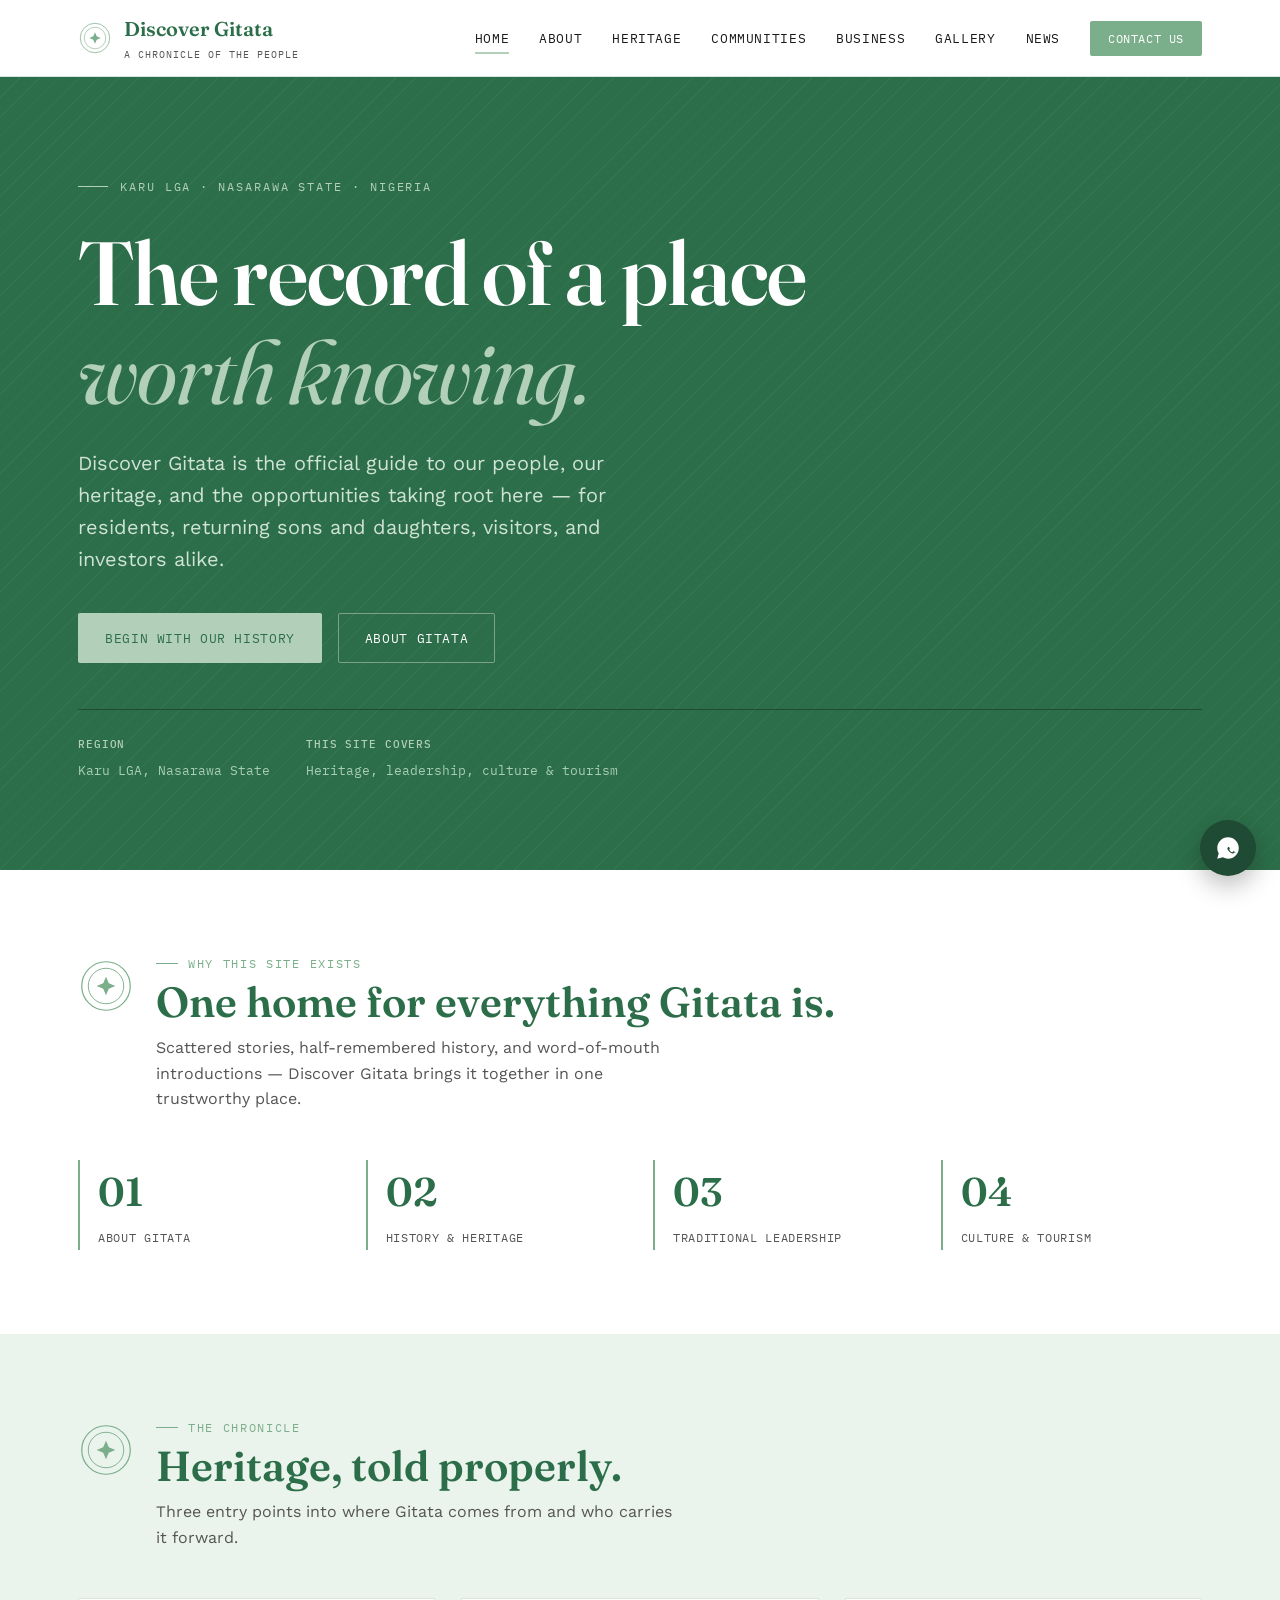
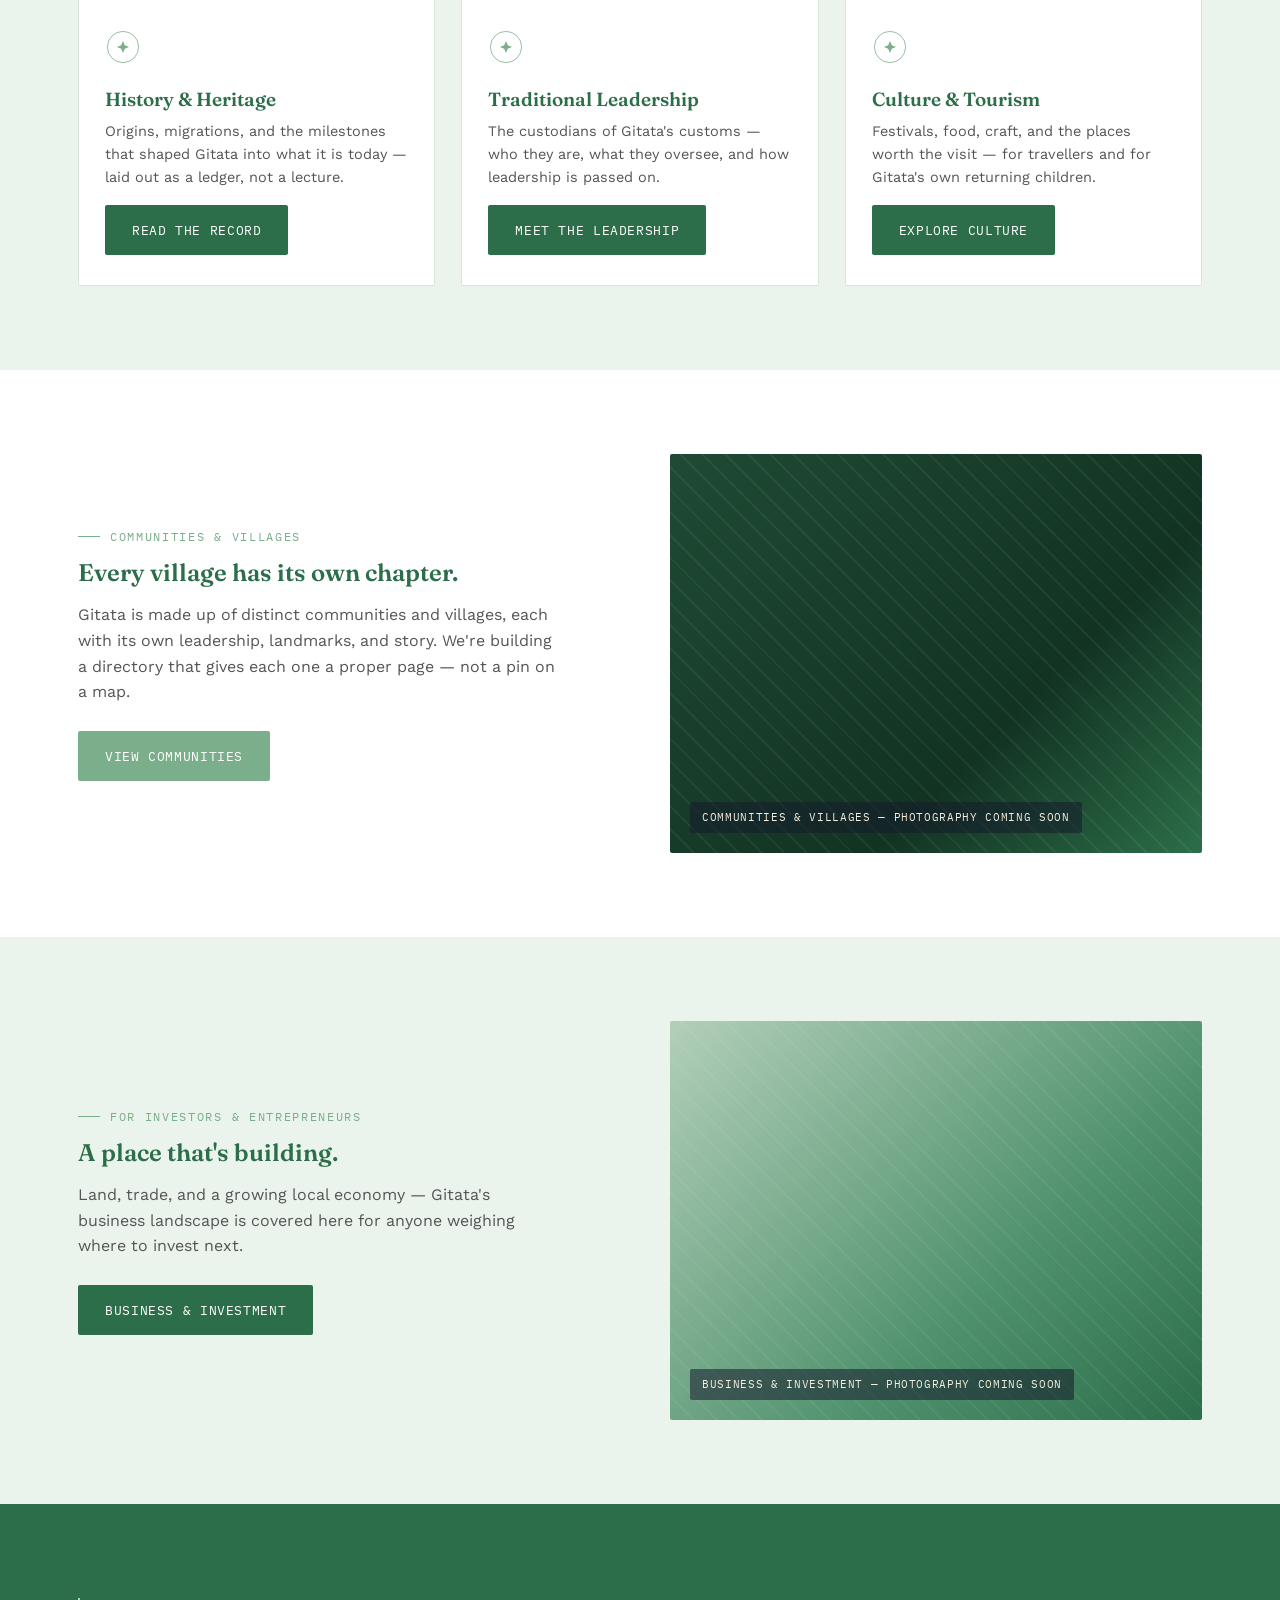
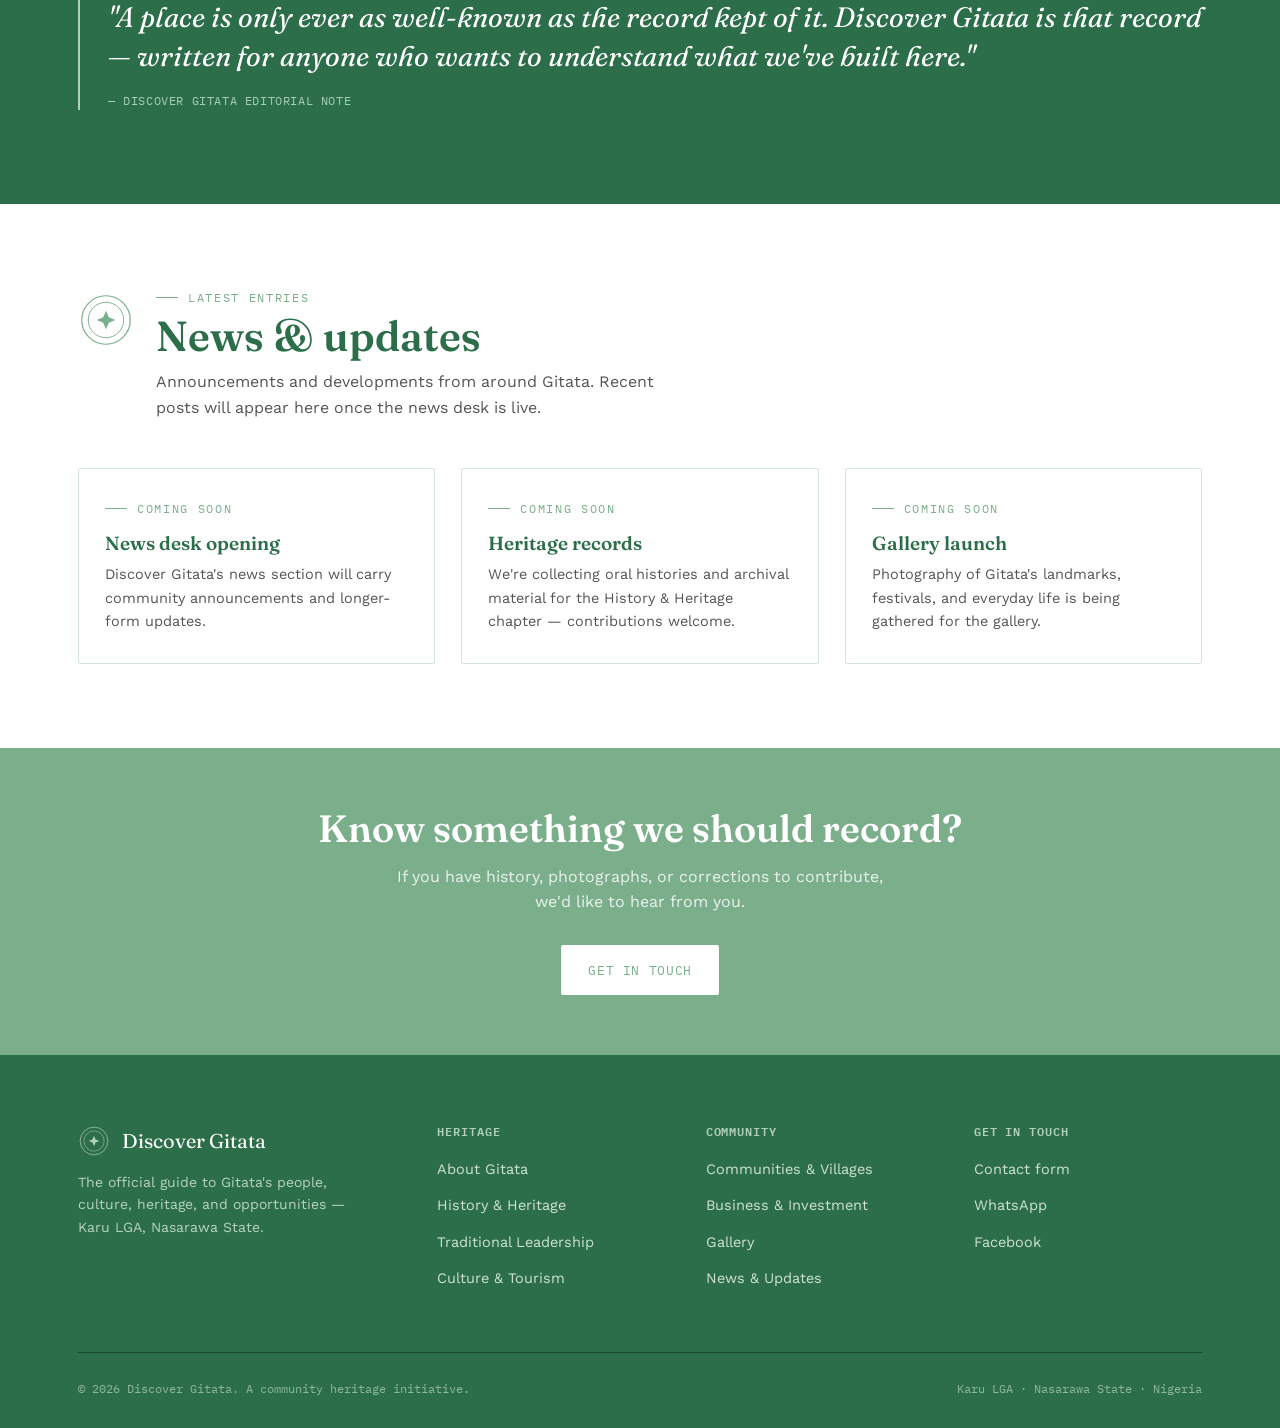
<file: index.html>
<!doctype html>
<html lang="en">
  <head>
    <meta charset="UTF-8" />
    <meta name="viewport" content="width=device-width, initial-scale=1.0" />
    <title>
      Discover Gitata The Official Guide to Gitata's People, Culture & Heritage
    </title>
    <meta
      name="description"
      content="Discover Gitata is the official guide to the people, heritage, culture and opportunities of Gitata, Karu LGA, Nasarawa State, Nigeria."
    />
    <link rel="stylesheet" href="css/style.css" />
  </head>
  <body>
    <nav class="site-nav">
      <div class="wrap">
        <a href="index.html" class="brand">
          <svg
            class="seal"
            viewBox="0 0 60 60"
            xmlns="http://www.w3.org/2000/svg"
            aria-hidden="true"
          >
            <circle cx="30" cy="30" r="26" stroke-width="1.3" />
            <circle cx="30" cy="30" r="19" stroke-width="1" />
            <path
              class="seal-core"
              d="M30 20L33 27L40 30L33 33L30 40L27 33L20 30L27 27Z"
            />
          </svg>
          <span
            >Discover Gitata<span class="brand-sub"
              >A Chronicle of the People</span
            ></span
          >
        </a>
        <button
          class="nav-toggle"
          aria-label="Toggle menu"
          aria-expanded="false"
        >
          <span></span><span></span><span></span>
        </button>
        <ul class="nav-links">
          <li class="active"><a href="index.html" class="nav-link">Home</a></li>
          <li><a href="about.html" class="nav-link">About</a></li>
          <li class="has-dropdown">
            <a href="#" class="nav-link">Heritage</a>
            <div class="dropdown">
              <a href="history.html">History &amp; Heritage</a>
              <a href="leadership.html">Traditional Leadership</a>
              <a href="culture.html">Culture &amp; Tourism</a>
            </div>
          </li>
          <li><a href="communities.html" class="nav-link">Communities</a></li>
          <li><a href="business.html" class="nav-link">Business</a></li>
          <li><a href="gallery.html" class="nav-link">Gallery</a></li>
          <li><a href="news.html" class="nav-link">News</a></li>
          <li><a href="contact.html" class="nav-cta">Contact Us</a></li>
        </ul>
      </div>
    </nav>

    <header class="hero">
      <div class="wrap">
        <div class="hero-eyebrow">Karu LGA · Nasarawa State · Nigeria</div>
        <h1>The record of a place <em>worth knowing.</em></h1>
        <p class="lede">
          Discover Gitata is the official guide to our people, our heritage, and
          the opportunities taking root here — for residents, returning sons and
          daughters, visitors, and investors alike.
        </p>
        <div class="hero-cta-row">
          <a href="history.html" class="btn btn-primary"
            >Begin with our history</a
          >
          <a href="about.html" class="btn btn-ghost">About Gitata</a>
        </div>
        <div class="hero-meta">
          <div><strong>Region</strong>Karu LGA, Nasarawa State</div>
          <div>
            <strong>This site covers</strong>Heritage, leadership, culture &amp;
            tourism
          </div>
        </div>
      </div>
    </header>

    <section>
      <div class="wrap">
        <div class="section-head">
          <svg
            class="seal"
            viewBox="0 0 60 60"
            xmlns="http://www.w3.org/2000/svg"
            aria-hidden="true"
          >
            <circle cx="30" cy="30" r="26" stroke-width="1.3" />
            <circle cx="30" cy="30" r="19" stroke-width="1" />
            <path
              class="seal-core"
              d="M30 20L33 27L40 30L33 33L30 40L27 33L20 30L27 27Z"
            />
          </svg>
          <div>
            <div class="eyebrow">Why this site exists</div>
            <h2>One home for everything Gitata is.</h2>
            <p class="lede">
              Scattered stories, half-remembered history, and word-of-mouth
              introductions — Discover Gitata brings it together in one
              trustworthy place.
            </p>
          </div>
        </div>
        <div class="grid grid-4">
          <div class="stat">
            <span class="num">01</span><span class="label">About Gitata</span>
          </div>
          <div class="stat">
            <span class="num">02</span
            ><span class="label">History &amp; heritage</span>
          </div>
          <div class="stat">
            <span class="num">03</span
            ><span class="label">Traditional leadership</span>
          </div>
          <div class="stat">
            <span class="num">04</span
            ><span class="label">Culture &amp; tourism</span>
          </div>
        </div>
      </div>
    </section>

    <section class="section-alt">
      <div class="wrap">
        <div class="section-head">
          <svg
            class="seal"
            viewBox="0 0 60 60"
            xmlns="http://www.w3.org/2000/svg"
            aria-hidden="true"
          >
            <circle cx="30" cy="30" r="26" stroke-width="1.3" />
            <circle cx="30" cy="30" r="19" stroke-width="1" />
            <path
              class="seal-core"
              d="M30 20L33 27L40 30L33 33L30 40L27 33L20 30L27 27Z"
            />
          </svg>
          <div>
            <div class="eyebrow">The chronicle</div>
            <h2>Heritage, told properly.</h2>
            <p class="lede">
              Three entry points into where Gitata comes from and who carries it
              forward.
            </p>
          </div>
        </div>
        <div class="grid grid-3">
          <div class="card">
            <svg
              class="seal"
              viewBox="0 0 60 60"
              xmlns="http://www.w3.org/2000/svg"
              aria-hidden="true"
            >
              <circle cx="30" cy="30" r="26" stroke-width="1.3" />
              <path
                class="seal-core"
                d="M30 20L33 27L40 30L33 33L30 40L27 33L20 30L27 27Z"
              />
            </svg>
            <h3>History &amp; Heritage</h3>
            <p>
              Origins, migrations, and the milestones that shaped Gitata into
              what it is today — laid out as a ledger, not a lecture.
            </p>
            <a href="history.html" class="btn btn-dark" style="margin-top: 16px"
              >Read the record</a
            >
          </div>
          <div class="card">
            <svg
              class="seal"
              viewBox="0 0 60 60"
              xmlns="http://www.w3.org/2000/svg"
              aria-hidden="true"
            >
              <circle cx="30" cy="30" r="26" stroke-width="1.3" />
              <path
                class="seal-core"
                d="M30 20L33 27L40 30L33 33L30 40L27 33L20 30L27 27Z"
              />
            </svg>
            <h3>Traditional Leadership</h3>
            <p>
              The custodians of Gitata's customs — who they are, what they
              oversee, and how leadership is passed on.
            </p>
            <a
              href="leadership.html"
              class="btn btn-dark"
              style="margin-top: 16px"
              >Meet the leadership</a
            >
          </div>
          <div class="card">
            <svg
              class="seal"
              viewBox="0 0 60 60"
              xmlns="http://www.w3.org/2000/svg"
              aria-hidden="true"
            >
              <circle cx="30" cy="30" r="26" stroke-width="1.3" />
              <path
                class="seal-core"
                d="M30 20L33 27L40 30L33 33L30 40L27 33L20 30L27 27Z"
              />
            </svg>
            <h3>Culture &amp; Tourism</h3>
            <p>
              Festivals, food, craft, and the places worth the visit — for
              travellers and for Gitata's own returning children.
            </p>
            <a href="culture.html" class="btn btn-dark" style="margin-top: 16px"
              >Explore culture</a
            >
          </div>
        </div>
      </div>
    </section>

    <section>
      <div class="wrap">
        <div class="grid grid-2" style="align-items: center; gap: 60px">
          <div>
            <div class="eyebrow">Communities &amp; villages</div>
            <h2 style="margin-top: 14px">Every village has its own chapter.</h2>
            <p
              style="margin-top: 16px; color: var(--ink-soft); max-width: 480px"
            >
              Gitata is made up of distinct communities and villages, each with
              its own leadership, landmarks, and story. We're building a
              directory that gives each one a proper page — not a pin on a map.
            </p>
            <a
              href="communities.html"
              class="btn btn-primary"
              style="margin-top: 26px; background: var(--laterite); color: #fff"
              >View communities</a
            >
          </div>
          <div class="media-block tone-forest">
            <span>Communities &amp; Villages — photography coming soon</span>
          </div>
        </div>
      </div>
    </section>

    <section class="section-alt">
      <div class="wrap">
        <div class="grid grid-2" style="align-items: center; gap: 60px">
          <div class="media-block tone-gold" style="order: 2">
            <span>Business &amp; Investment — photography coming soon</span>
          </div>
          <div style="order: 1">
            <div class="eyebrow">For investors &amp; entrepreneurs</div>
            <h2 style="margin-top: 14px">A place that's building.</h2>
            <p
              style="margin-top: 16px; color: var(--ink-soft); max-width: 480px"
            >
              Land, trade, and a growing local economy — Gitata's business
              landscape is covered here for anyone weighing where to invest
              next.
            </p>
            <a
              href="business.html"
              class="btn btn-dark"
              style="margin-top: 26px"
              >Business &amp; investment</a
            >
          </div>
        </div>
      </div>
    </section>

    <section class="section-dark">
      <div class="wrap">
        <div class="pull">
          <p>
            "A place is only ever as well-known as the record kept of it.
            Discover Gitata is that record — written for anyone who wants to
            understand what we've built here."
          </p>
          <cite>— Discover Gitata editorial note</cite>
        </div>
      </div>
    </section>

    <section>
      <div class="wrap">
        <div class="section-head">
          <svg
            class="seal"
            viewBox="0 0 60 60"
            xmlns="http://www.w3.org/2000/svg"
            aria-hidden="true"
          >
            <circle cx="30" cy="30" r="26" stroke-width="1.3" />
            <circle cx="30" cy="30" r="19" stroke-width="1" />
            <path
              class="seal-core"
              d="M30 20L33 27L40 30L33 33L30 40L27 33L20 30L27 27Z"
            />
          </svg>
          <div>
            <div class="eyebrow">Latest entries</div>
            <h2>News &amp; updates</h2>
            <p class="lede">
              Announcements and developments from around Gitata. Recent posts
              will appear here once the news desk is live.
            </p>
          </div>
        </div>
        <div class="grid grid-3">
          <div class="card">
            <span class="eyebrow" style="margin-bottom: 14px">Coming soon</span>
            <h3>News desk opening</h3>
            <p>
              Discover Gitata's news section will carry community announcements
              and longer-form updates.
            </p>
          </div>
          <div class="card">
            <span class="eyebrow" style="margin-bottom: 14px">Coming soon</span>
            <h3>Heritage records</h3>
            <p>
              We're collecting oral histories and archival material for the
              History &amp; Heritage chapter — contributions welcome.
            </p>
          </div>
          <div class="card">
            <span class="eyebrow" style="margin-bottom: 14px">Coming soon</span>
            <h3>Gallery launch</h3>
            <p>
              Photography of Gitata's landmarks, festivals, and everyday life is
              being gathered for the gallery.
            </p>
          </div>
        </div>
      </div>
    </section>

    <section class="cta-band">
      <div class="wrap">
        <h2>Know something we should record?</h2>
        <p class="lede">
          If you have history, photographs, or corrections to contribute, we'd
          like to hear from you.
        </p>
        <a
          href="contact.html"
          class="btn"
          style="background: #fff; color: var(--laterite)"
          >Get in touch</a
        >
      </div>
    </section>

    <footer>
      <div class="wrap">
        <div class="footer-grid">
          <div>
            <div class="footer-brand">
              <svg
                class="seal"
                viewBox="0 0 60 60"
                xmlns="http://www.w3.org/2000/svg"
                aria-hidden="true"
              >
                <circle cx="30" cy="30" r="26" stroke-width="1.3" />
                <circle cx="30" cy="30" r="19" stroke-width="1" />
                <path
                  class="seal-core"
                  d="M30 20L33 27L40 30L33 33L30 40L27 33L20 30L27 27Z"
                />
              </svg>
              <span>Discover Gitata</span>
            </div>
            <p>
              The official guide to Gitata's people, culture, heritage, and
              opportunities — Karu LGA, Nasarawa State.
            </p>
          </div>
          <div>
            <h4>Heritage</h4>
            <ul class="footer-links">
              <li><a href="about.html">About Gitata</a></li>
              <li><a href="history.html">History &amp; Heritage</a></li>
              <li><a href="leadership.html">Traditional Leadership</a></li>
              <li><a href="culture.html">Culture &amp; Tourism</a></li>
            </ul>
          </div>
          <div>
            <h4>Community</h4>
            <ul class="footer-links">
              <li><a href="communities.html">Communities &amp; Villages</a></li>
              <li><a href="business.html">Business &amp; Investment</a></li>
              <li><a href="gallery.html">Gallery</a></li>
              <li><a href="news.html">News &amp; Updates</a></li>
            </ul>
          </div>
          <div>
            <h4>Get in touch</h4>
            <ul class="footer-links">
              <li><a href="contact.html">Contact form</a></li>
              <li>
                <a
                  href="https://wa.me/2349159329638"
                  target="_blank"
                  rel="noopener"
                  >WhatsApp</a
                >
              </li>
              <li>
                <a
                  href="https://www.facebook.com/share/1D8crczQYN/"
                  target="_blank"
                  rel="noopener"
                  >Facebook</a
                >
              </li>
            </ul>
          </div>
        </div>
        <div class="footer-bottom">
          <span>© 2026 Discover Gitata. A community heritage initiative.</span>
          <span>Karu LGA · Nasarawa State · Nigeria</span>
        </div>
      </div>
    </footer>

    <a
      class="wa-float"
      href="https://wa.me/2349159329638"
      target="_blank"
      rel="noopener"
      aria-label="Chat on WhatsApp"
    >
      <svg width="26" height="26" viewBox="0 0 24 24" fill="#fff">
        <path
          d="M12.04 2C6.58 2 2.13 6.45 2.13 11.91c0 1.75.46 3.46 1.32 4.96L2.05 22l5.25-1.38a9.9 9.9 0 0 0 4.74 1.2h.01c5.46 0 9.91-4.45 9.91-9.91C21.96 6.45 17.5 2 12.04 2Zm5.79 14a1.6 1.6 0 0 1-1.11.98c-.29.06-.66.11-1.9-.4-1.6-.66-2.63-2.28-2.71-2.39-.08-.11-.65-.86-.65-1.65s.41-1.17.56-1.33c.14-.16.31-.2.42-.2h.3c.1 0 .23-.02.36.28.14.32.47 1.11.51 1.19.04.08.07.18.01.29-.06.11-.09.18-.18.27-.09.1-.19.22-.27.3-.09.09-.19.19-.08.37.11.19.49.81 1.05 1.31.72.65 1.33.85 1.52.94.19.09.3.08.41-.05.11-.13.47-.55.6-.74.13-.19.25-.16.42-.1.17.06 1.08.51 1.27.6.19.09.32.14.36.22.05.08.05.44-.1.87Z"
        />
      </svg>
    </a>

    <script src="js/main.js"></script>
  </body>
</html>
</file>
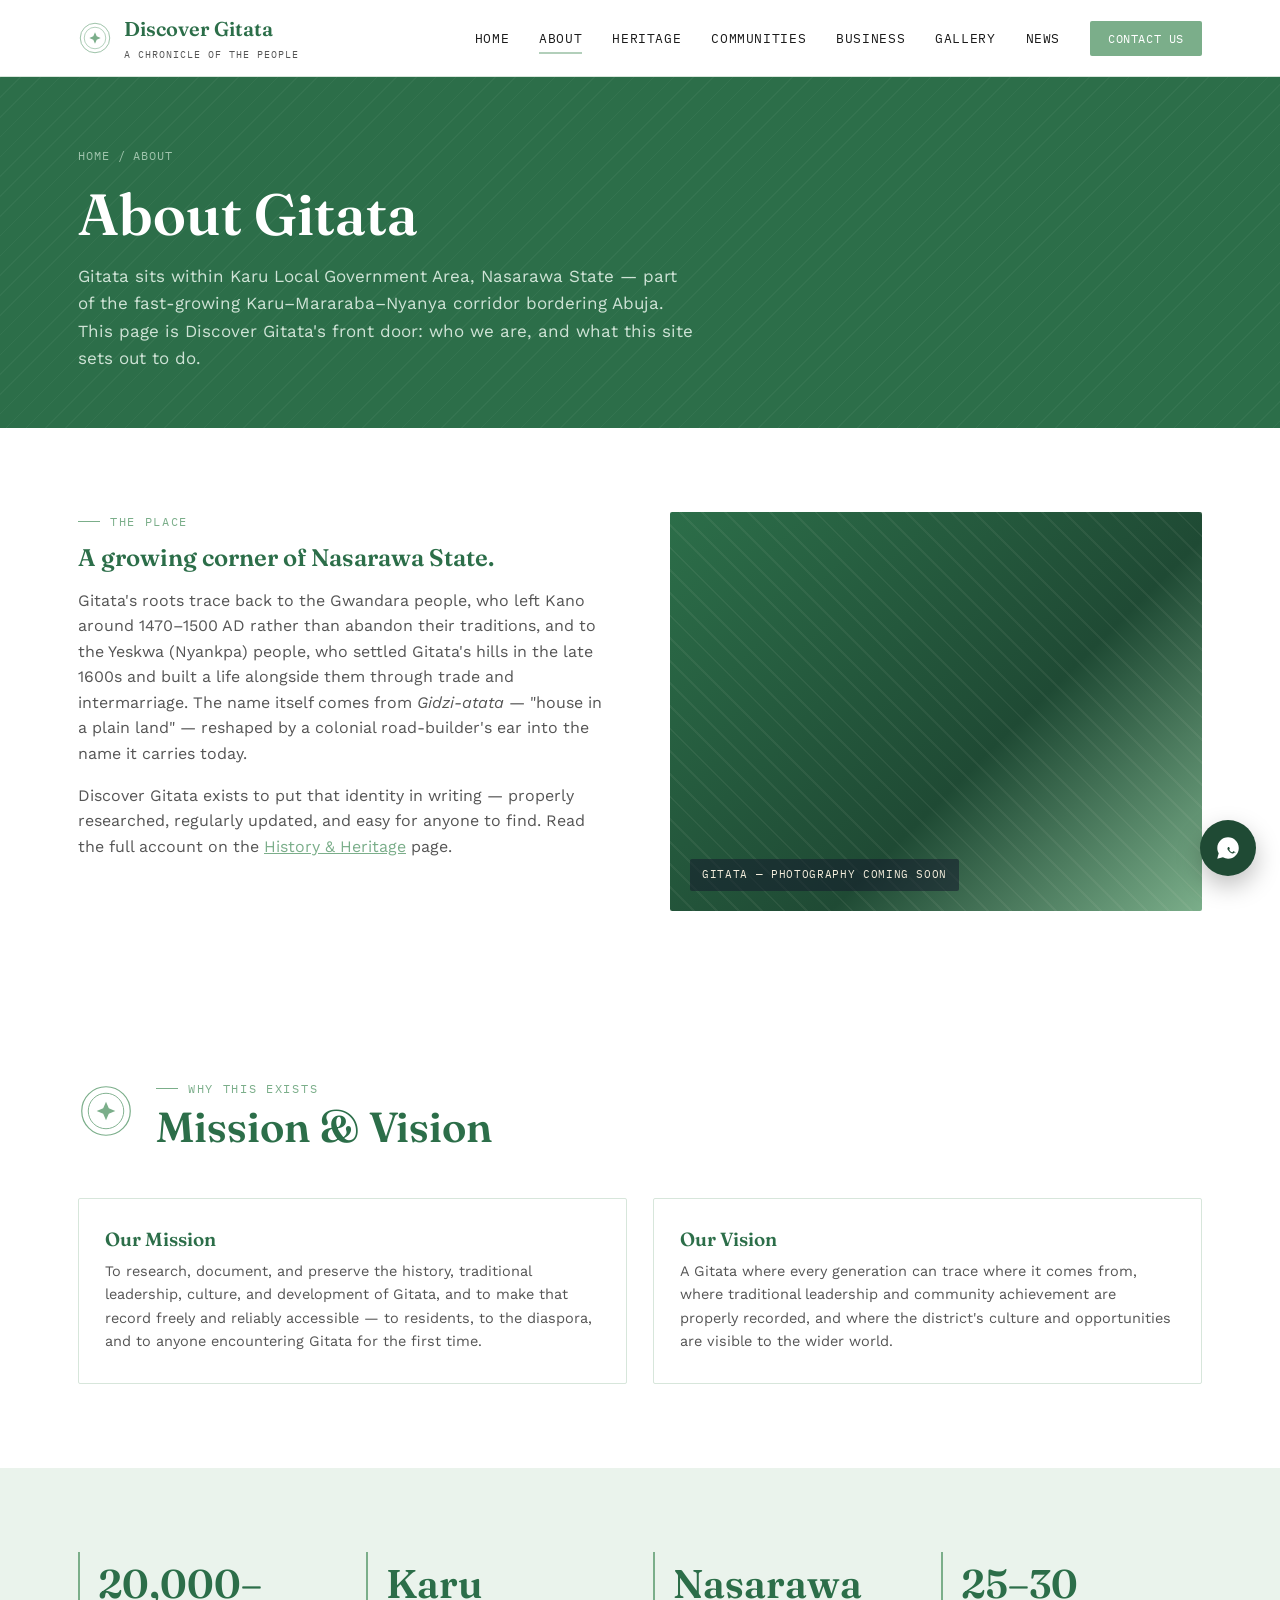
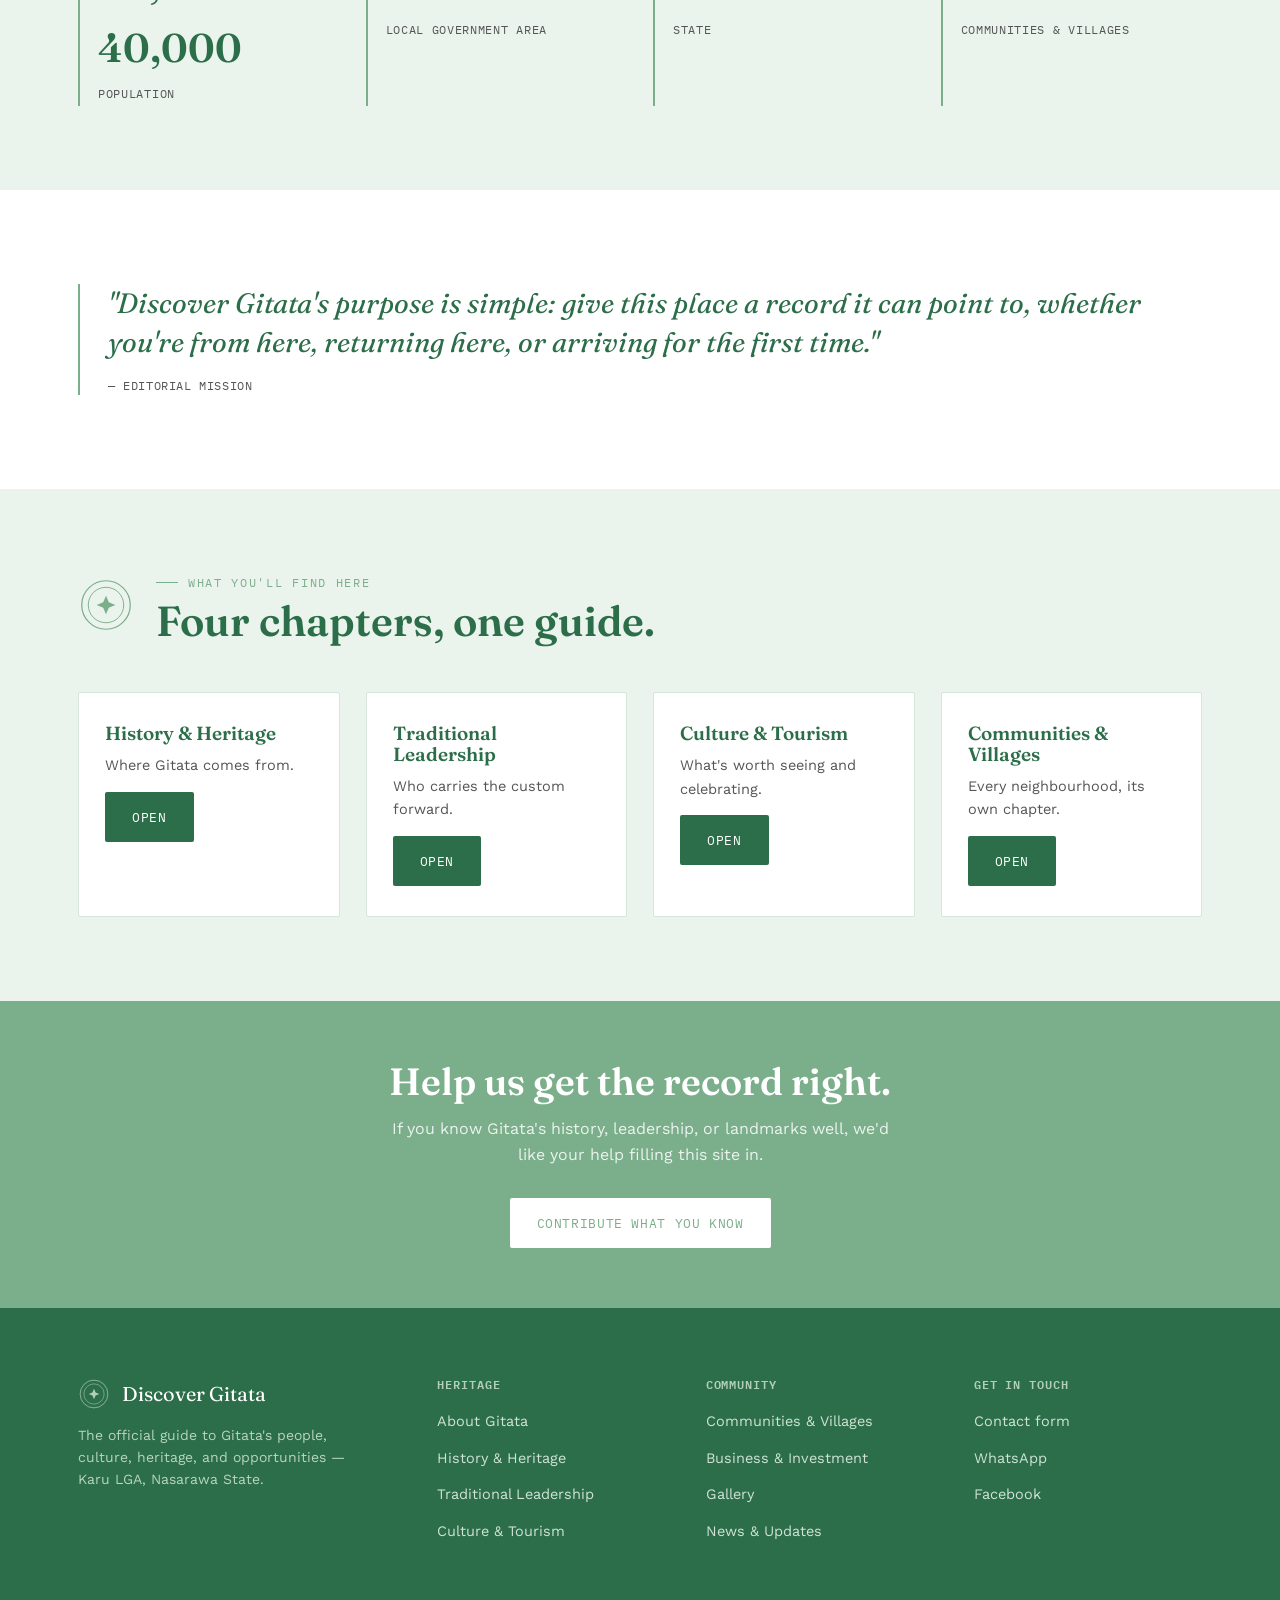
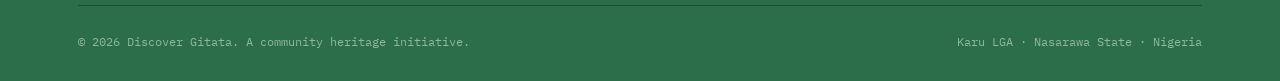
<file: about.html>
<!doctype html>
<html lang="en">
  <head>
    <meta charset="UTF-8" />
    <meta name="viewport" content="width=device-width, initial-scale=1.0" />
    <title>About Gitata — Discover Gitata</title>
    <meta
      name="description"
      content="About Gitata: location, identity, and what Discover Gitata covers."
    />
    <link rel="stylesheet" href="css/style.css" />
  </head>
  <body>
    <nav class="site-nav">
      <div class="wrap">
        <a href="index.html" class="brand">
          <svg
            class="seal"
            viewBox="0 0 60 60"
            xmlns="http://www.w3.org/2000/svg"
            aria-hidden="true"
          >
            <circle cx="30" cy="30" r="26" stroke-width="1.3" />
            <circle cx="30" cy="30" r="19" stroke-width="1" />
            <path
              class="seal-core"
              d="M30 20L33 27L40 30L33 33L30 40L27 33L20 30L27 27Z"
            />
          </svg>
          <span
            >Discover Gitata<span class="brand-sub"
              >A Chronicle of the People</span
            ></span
          >
        </a>
        <button
          class="nav-toggle"
          aria-label="Toggle menu"
          aria-expanded="false"
        >
          <span></span><span></span><span></span>
        </button>
        <ul class="nav-links">
          <li><a href="index.html" class="nav-link">Home</a></li>
          <li class="active">
            <a href="about.html" class="nav-link">About</a>
          </li>
          <li class="has-dropdown">
            <a href="#" class="nav-link">Heritage</a>
            <div class="dropdown">
              <a href="history.html">History &amp; Heritage</a>
              <a href="leadership.html">Traditional Leadership</a>
              <a href="culture.html">Culture &amp; Tourism</a>
            </div>
          </li>
          <li><a href="communities.html" class="nav-link">Communities</a></li>
          <li><a href="business.html" class="nav-link">Business</a></li>
          <li><a href="gallery.html" class="nav-link">Gallery</a></li>
          <li><a href="news.html" class="nav-link">News</a></li>
          <li><a href="contact.html" class="nav-cta">Contact Us</a></li>
        </ul>
      </div>
    </nav>

    <header class="sub-hero">
      <div class="wrap">
        <div class="crumb"><a href="index.html">Home</a> / About</div>
        <h1>About Gitata</h1>
        <p class="lede">
          Gitata sits within Karu Local Government Area, Nasarawa State — part
          of the fast-growing Karu–Mararaba–Nyanya corridor bordering Abuja.
          This page is Discover Gitata's front door: who we are, and what this
          site sets out to do.
        </p>
      </div>
    </header>

    <section>
      <div class="wrap">
        <div class="grid grid-2" style="gap: 60px; align-items: flex-start">
          <div>
            <div class="eyebrow">The place</div>
            <h2 style="margin-top: 14px">
              A growing corner of Nasarawa State.
            </h2>
            <p style="margin-top: 16px; color: var(--ink-soft)">
              Gitata's roots trace back to the Gwandara people, who left Kano
              around 1470–1500 AD rather than abandon their traditions, and to
              the Yeskwa (Nyankpa) people, who settled Gitata's hills in the
              late 1600s and built a life alongside them through trade and
              intermarriage. The name itself comes from <em>Gidzi-atata</em> —
              "house in a plain land" — reshaped by a colonial road-builder's
              ear into the name it carries today.
            </p>
            <p style="margin-top: 16px; color: var(--ink-soft)">
              Discover Gitata exists to put that identity in writing — properly
              researched, regularly updated, and easy for anyone to find. Read
              the full account on the
              <a
                href="history.html"
                style="color: var(--laterite); text-decoration: underline"
                >History &amp; Heritage</a
              >
              page.
            </p>
          </div>
          <div class="media-block">
            <span>Gitata — photography coming soon</span>
          </div>
        </div>
      </div>
    </section>

    <section>
      <div class="wrap">
        <div class="section-head">
          <svg
            class="seal"
            viewBox="0 0 60 60"
            xmlns="http://www.w3.org/2000/svg"
            aria-hidden="true"
          >
            <circle cx="30" cy="30" r="26" stroke-width="1.3" />
            <circle cx="30" cy="30" r="19" stroke-width="1" />
            <path
              class="seal-core"
              d="M30 20L33 27L40 30L33 33L30 40L27 33L20 30L27 27Z"
            />
          </svg>
          <div>
            <div class="eyebrow">Why this exists</div>
            <h2>Mission &amp; Vision</h2>
          </div>
        </div>
        <div class="grid grid-2" style="gap: 26px">
          <div class="card">
            <h3>Our Mission</h3>
            <p>
              To research, document, and preserve the history, traditional
              leadership, culture, and development of Gitata, and to make
              that record freely and reliably accessible — to residents, to
              the diaspora, and to anyone encountering Gitata for the first
              time.
            </p>
          </div>
          <div class="card">
            <h3>Our Vision</h3>
            <p>
              A Gitata where every generation can trace where it comes from,
              where traditional leadership and community achievement are
              properly recorded, and where the district's culture and
              opportunities are visible to the wider world.
            </p>
          </div>
        </div>
      </div>
    </section>

    <section class="section-alt">
      <div class="wrap">
        <div class="grid grid-4">
          <div class="stat">
            <span class="num">20,000–40,000</span
            ><span class="label">Population</span>
          </div>
          <div class="stat">
            <span class="num">Karu</span
            ><span class="label">Local Government Area</span>
          </div>
          <div class="stat">
            <span class="num">Nasarawa</span><span class="label">State</span>
          </div>
          <div class="stat">
            <span class="num">25–30</span
            ><span class="label">Communities &amp; villages</span>
          </div>
        </div>
      </div>
    </section>

    <section>
      <div class="wrap">
        <div class="pull">
          <p>
            "Discover Gitata's purpose is simple: give this place a record it
            can point to, whether you're from here, returning here, or arriving
            for the first time."
          </p>
          <cite>— Editorial mission</cite>
        </div>
      </div>
    </section>

    <section class="section-alt">
      <div class="wrap">
        <div class="section-head">
          <svg
            class="seal"
            viewBox="0 0 60 60"
            xmlns="http://www.w3.org/2000/svg"
            aria-hidden="true"
          >
            <circle cx="30" cy="30" r="26" stroke-width="1.3" />
            <circle cx="30" cy="30" r="19" stroke-width="1" />
            <path
              class="seal-core"
              d="M30 20L33 27L40 30L33 33L30 40L27 33L20 30L27 27Z"
            />
          </svg>
          <div>
            <div class="eyebrow">What you'll find here</div>
            <h2>Four chapters, one guide.</h2>
          </div>
        </div>
        <div class="grid grid-4">
          <div class="card">
            <h3>History &amp; Heritage</h3>
            <p>Where Gitata comes from.</p>
            <a href="history.html" class="btn btn-dark" style="margin-top: 14px"
              >Open</a
            >
          </div>
          <div class="card">
            <h3>Traditional Leadership</h3>
            <p>Who carries the custom forward.</p>
            <a
              href="leadership.html"
              class="btn btn-dark"
              style="margin-top: 14px"
              >Open</a
            >
          </div>
          <div class="card">
            <h3>Culture &amp; Tourism</h3>
            <p>What's worth seeing and celebrating.</p>
            <a href="culture.html" class="btn btn-dark" style="margin-top: 14px"
              >Open</a
            >
          </div>
          <div class="card">
            <h3>Communities &amp; Villages</h3>
            <p>Every neighbourhood, its own chapter.</p>
            <a
              href="communities.html"
              class="btn btn-dark"
              style="margin-top: 14px"
              >Open</a
            >
          </div>
        </div>
      </div>
    </section>

    <section class="cta-band">
      <div class="wrap">
        <h2>Help us get the record right.</h2>
        <p class="lede">
          If you know Gitata's history, leadership, or landmarks well, we'd like
          your help filling this site in.
        </p>
        <a
          href="contact.html"
          class="btn"
          style="background: #fff; color: var(--laterite)"
          >Contribute what you know</a
        >
      </div>
    </section>

    <footer>
      <div class="wrap">
        <div class="footer-grid">
          <div>
            <div class="footer-brand">
              <svg
                class="seal"
                viewBox="0 0 60 60"
                xmlns="http://www.w3.org/2000/svg"
                aria-hidden="true"
              >
                <circle cx="30" cy="30" r="26" stroke-width="1.3" />
                <circle cx="30" cy="30" r="19" stroke-width="1" />
                <path
                  class="seal-core"
                  d="M30 20L33 27L40 30L33 33L30 40L27 33L20 30L27 27Z"
                />
              </svg>
              <span>Discover Gitata</span>
            </div>
            <p>
              The official guide to Gitata's people, culture, heritage, and
              opportunities — Karu LGA, Nasarawa State.
            </p>
          </div>
          <div>
            <h4>Heritage</h4>
            <ul class="footer-links">
              <li><a href="about.html">About Gitata</a></li>
              <li><a href="history.html">History &amp; Heritage</a></li>
              <li><a href="leadership.html">Traditional Leadership</a></li>
              <li><a href="culture.html">Culture &amp; Tourism</a></li>
            </ul>
          </div>
          <div>
            <h4>Community</h4>
            <ul class="footer-links">
              <li><a href="communities.html">Communities &amp; Villages</a></li>
              <li><a href="business.html">Business &amp; Investment</a></li>
              <li><a href="gallery.html">Gallery</a></li>
              <li><a href="news.html">News &amp; Updates</a></li>
            </ul>
          </div>
          <div>
            <h4>Get in touch</h4>
            <ul class="footer-links">
              <li><a href="contact.html">Contact form</a></li>
              <li>
                <a
                  href="https://wa.me/2349159329638"
                  target="_blank"
                  rel="noopener"
                  >WhatsApp</a
                >
              </li>
              <li>
                <a
                  href="https://www.facebook.com/share/1D8crczQYN/"
                  target="_blank"
                  rel="noopener"
                  >Facebook</a
                >
              </li>
            </ul>
          </div>
        </div>
        <div class="footer-bottom">
          <span>© 2026 Discover Gitata. A community heritage initiative.</span>
          <span>Karu LGA · Nasarawa State · Nigeria</span>
        </div>
      </div>
    </footer>

    <a
      class="wa-float"
      href="https://wa.me/2349159329638"
      target="_blank"
      rel="noopener"
      aria-label="Chat on WhatsApp"
    >
      <svg width="26" height="26" viewBox="0 0 24 24" fill="#fff">
        <path
          d="M12.04 2C6.58 2 2.13 6.45 2.13 11.91c0 1.75.46 3.46 1.32 4.96L2.05 22l5.25-1.38a9.9 9.9 0 0 0 4.74 1.2h.01c5.46 0 9.91-4.45 9.91-9.91C21.96 6.45 17.5 2 12.04 2Zm5.79 14a1.6 1.6 0 0 1-1.11.98c-.29.06-.66.11-1.9-.4-1.6-.66-2.63-2.28-2.71-2.39-.08-.11-.65-.86-.65-1.65s.41-1.17.56-1.33c.14-.16.31-.2.42-.2h.3c.1 0 .23-.02.36.28.14.32.47 1.11.51 1.19.04.08.07.18.01.29-.06.11-.09.18-.18.27-.09.1-.19.22-.27.3-.09.09-.19.19-.08.37.11.19.49.81 1.05 1.31.72.65 1.33.85 1.52.94.19.09.3.08.41-.05.11-.13.47-.55.6-.74.13-.19.25-.16.42-.1.17.06 1.08.51 1.27.6.19.09.32.14.36.22.05.08.05.44-.1.87Z"
        />
      </svg>
    </a>

    <script src="js/main.js"></script>
  </body>
</html>
</file>
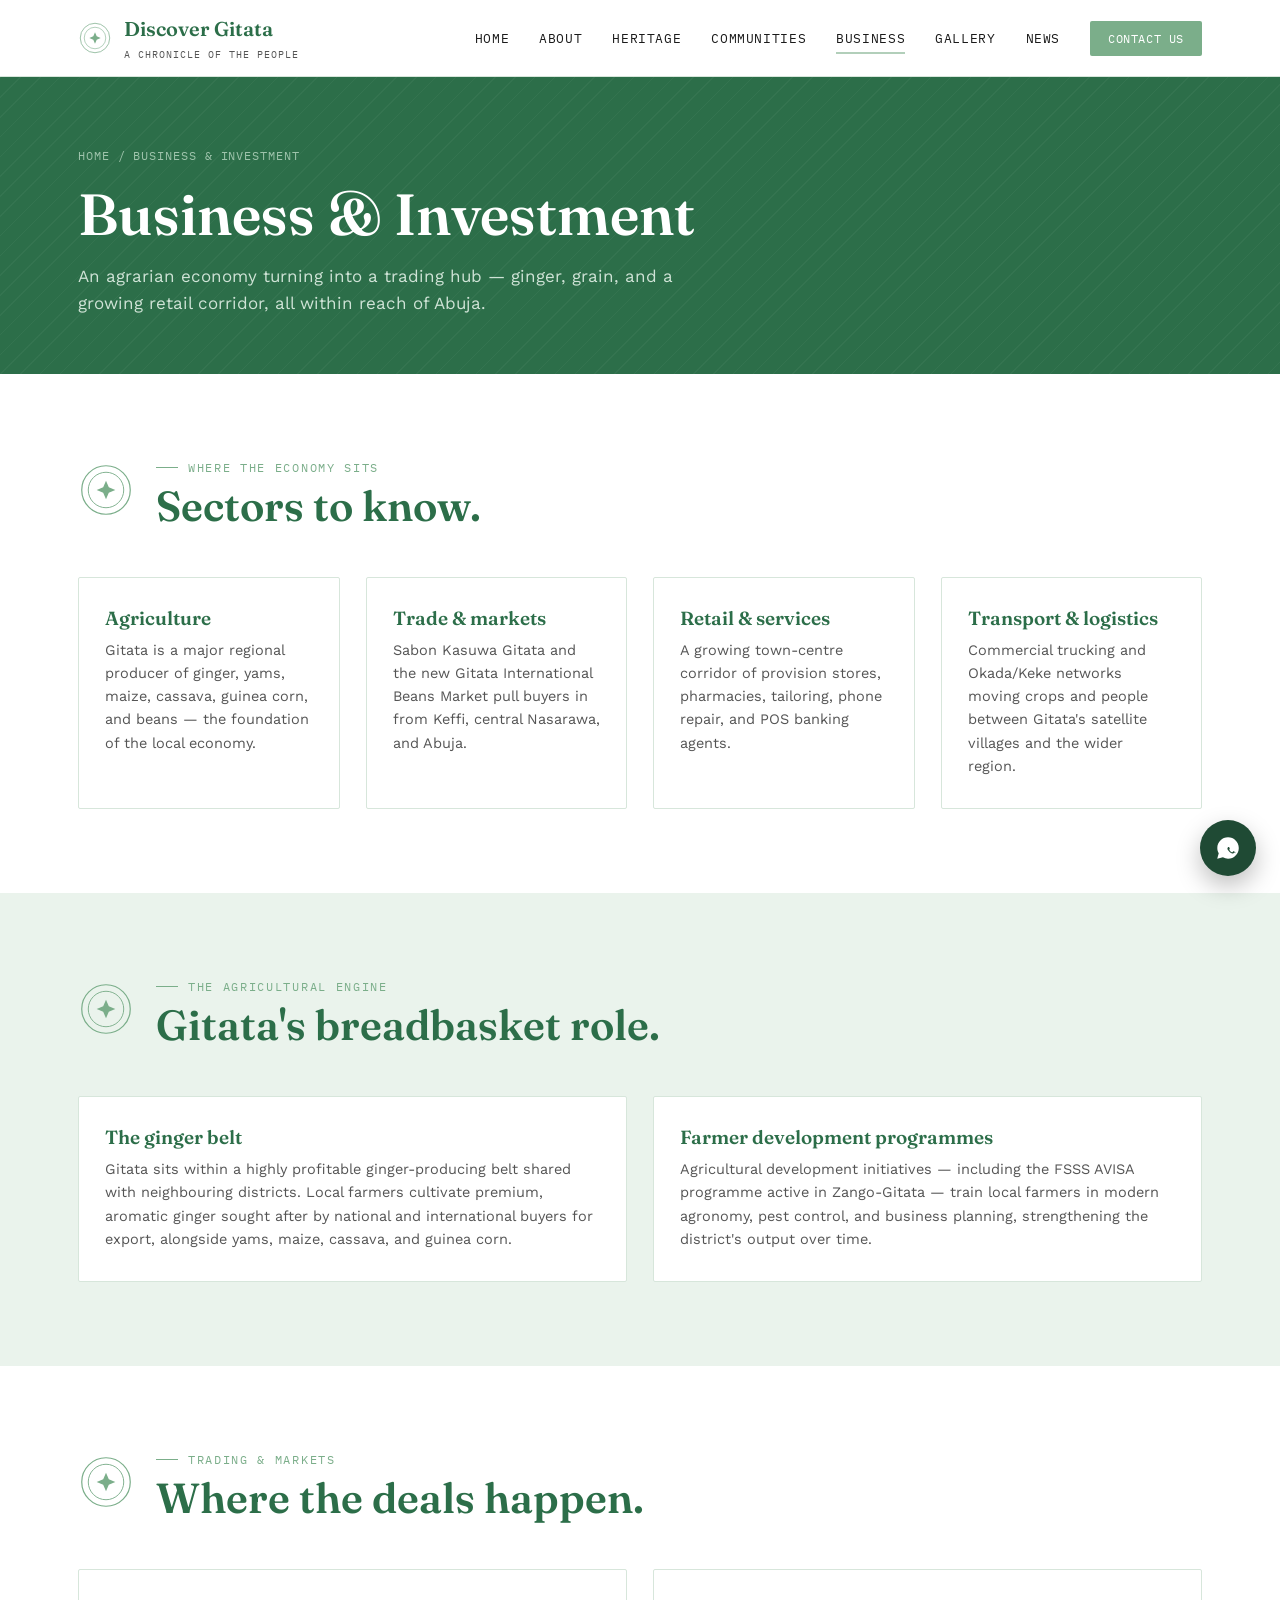
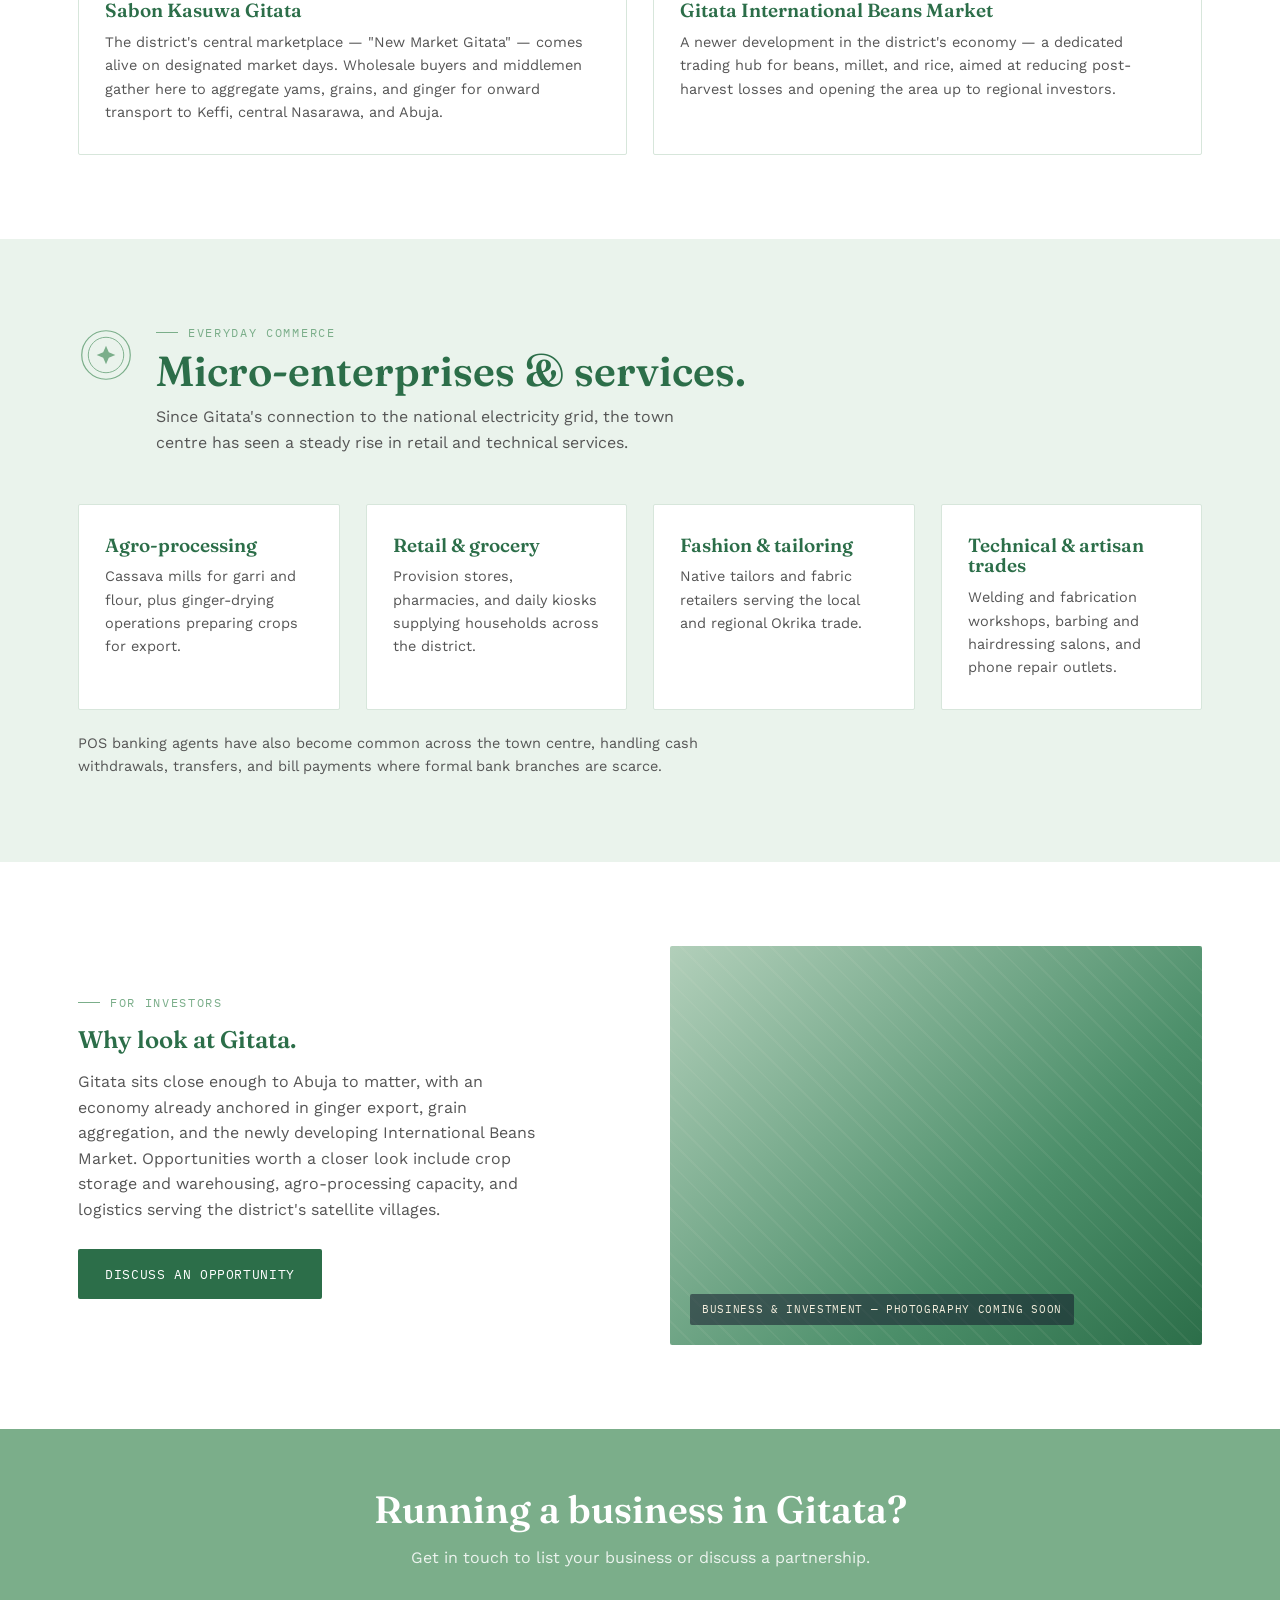
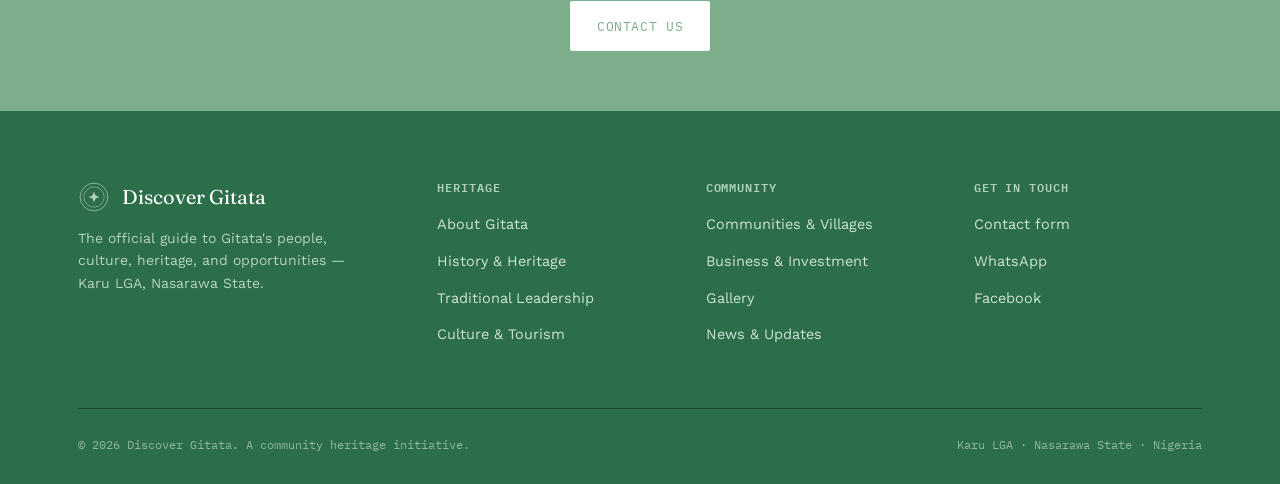
<file: business.html>
<!DOCTYPE html>
<html lang="en">
<head>
<meta charset="UTF-8">
<meta name="viewport" content="width=device-width, initial-scale=1.0">
<title>Business & Investment — Discover Gitata</title>
<meta name="description" content="Business and investment landscape in Gitata.">
<link rel="stylesheet" href="css/style.css">
</head>
<body>

<nav class="site-nav">
  <div class="wrap">
    <a href="index.html" class="brand">
      <svg class="seal" viewBox="0 0 60 60" xmlns="http://www.w3.org/2000/svg" aria-hidden="true">
        <circle cx="30" cy="30" r="26" stroke-width="1.3"/>
        <circle cx="30" cy="30" r="19" stroke-width="1"/>
        <path class="seal-core" d="M30 20L33 27L40 30L33 33L30 40L27 33L20 30L27 27Z"/>
      </svg>
      <span>Discover Gitata<span class="brand-sub">A Chronicle of the People</span></span>
    </a>
    <button class="nav-toggle" aria-label="Toggle menu" aria-expanded="false"><span></span><span></span><span></span></button>
    <ul class="nav-links">
      <li><a href="index.html" class="nav-link">Home</a></li>
      <li><a href="about.html" class="nav-link">About</a></li>
      <li class="has-dropdown">
        <a href="#" class="nav-link">Heritage</a>
        <div class="dropdown">
          <a href="history.html">History &amp; Heritage</a>
          <a href="leadership.html">Traditional Leadership</a>
          <a href="culture.html">Culture &amp; Tourism</a>
        </div>
      </li>
      <li><a href="communities.html" class="nav-link">Communities</a></li>
      <li class="active"><a href="business.html" class="nav-link">Business</a></li>
      <li><a href="gallery.html" class="nav-link">Gallery</a></li>
      <li><a href="news.html" class="nav-link">News</a></li>
      <li><a href="contact.html" class="nav-cta">Contact Us</a></li>
    </ul>
  </div>
</nav>


<header class="sub-hero">
  <div class="wrap">
    <div class="crumb"><a href="index.html">Home</a> / Business &amp; Investment</div>
    <h1>Business &amp; Investment</h1>
    <p class="lede">An agrarian economy turning into a trading hub — ginger, grain, and a growing retail corridor, all within reach of Abuja.</p>
  </div>
</header>

<section>
  <div class="wrap">
    <div class="section-head">
      <svg class="seal" viewBox="0 0 60 60" xmlns="http://www.w3.org/2000/svg" aria-hidden="true"><circle cx="30" cy="30" r="26" stroke-width="1.3"/><circle cx="30" cy="30" r="19" stroke-width="1"/><path class="seal-core" d="M30 20L33 27L40 30L33 33L30 40L27 33L20 30L27 27Z"/></svg>
      <div>
        <div class="eyebrow">Where the economy sits</div>
        <h2>Sectors to know.</h2>
      </div>
    </div>
    <div class="grid grid-4">
      <div class="card"><h3>Agriculture</h3><p>Gitata is a major regional producer of ginger, yams, maize, cassava, guinea corn, and beans — the foundation of the local economy.</p></div>
      <div class="card"><h3>Trade &amp; markets</h3><p>Sabon Kasuwa Gitata and the new Gitata International Beans Market pull buyers in from Keffi, central Nasarawa, and Abuja.</p></div>
      <div class="card"><h3>Retail &amp; services</h3><p>A growing town-centre corridor of provision stores, pharmacies, tailoring, phone repair, and POS banking agents.</p></div>
      <div class="card"><h3>Transport &amp; logistics</h3><p>Commercial trucking and Okada/Keke networks moving crops and people between Gitata's satellite villages and the wider region.</p></div>
    </div>
  </div>
</section>

<section class="section-alt">
  <div class="wrap">
    <div class="section-head">
      <svg class="seal" viewBox="0 0 60 60" xmlns="http://www.w3.org/2000/svg" aria-hidden="true"><circle cx="30" cy="30" r="26" stroke-width="1.3"/><circle cx="30" cy="30" r="19" stroke-width="1"/><path class="seal-core" d="M30 20L33 27L40 30L33 33L30 40L27 33L20 30L27 27Z"/></svg>
      <div>
        <div class="eyebrow">The agricultural engine</div>
        <h2>Gitata's breadbasket role.</h2>
      </div>
    </div>
    <div class="grid grid-2" style="gap:26px;">
      <div class="card">
        <h3>The ginger belt</h3>
        <p>Gitata sits within a highly profitable ginger-producing belt shared with neighbouring districts. Local farmers cultivate premium, aromatic ginger sought after by national and international buyers for export, alongside yams, maize, cassava, and guinea corn.</p>
      </div>
      <div class="card">
        <h3>Farmer development programmes</h3>
        <p>Agricultural development initiatives — including the FSSS AVISA programme active in Zango-Gitata — train local farmers in modern agronomy, pest control, and business planning, strengthening the district's output over time.</p>
      </div>
    </div>
  </div>
</section>

<section>
  <div class="wrap">
    <div class="section-head">
      <svg class="seal" viewBox="0 0 60 60" xmlns="http://www.w3.org/2000/svg" aria-hidden="true"><circle cx="30" cy="30" r="26" stroke-width="1.3"/><circle cx="30" cy="30" r="19" stroke-width="1"/><path class="seal-core" d="M30 20L33 27L40 30L33 33L30 40L27 33L20 30L27 27Z"/></svg>
      <div>
        <div class="eyebrow">Trading &amp; markets</div>
        <h2>Where the deals happen.</h2>
      </div>
    </div>
    <div class="grid grid-2" style="gap:26px;">
      <div class="card">
        <h3>Sabon Kasuwa Gitata</h3>
        <p>The district's central marketplace — "New Market Gitata" — comes alive on designated market days. Wholesale buyers and middlemen gather here to aggregate yams, grains, and ginger for onward transport to Keffi, central Nasarawa, and Abuja.</p>
      </div>
      <div class="card">
        <h3>Gitata International Beans Market</h3>
        <p>A newer development in the district's economy — a dedicated trading hub for beans, millet, and rice, aimed at reducing post-harvest losses and opening the area up to regional investors.</p>
      </div>
    </div>
  </div>
</section>

<section class="section-alt">
  <div class="wrap">
    <div class="section-head">
      <svg class="seal" viewBox="0 0 60 60" xmlns="http://www.w3.org/2000/svg" aria-hidden="true"><circle cx="30" cy="30" r="26" stroke-width="1.3"/><circle cx="30" cy="30" r="19" stroke-width="1"/><path class="seal-core" d="M30 20L33 27L40 30L33 33L30 40L27 33L20 30L27 27Z"/></svg>
      <div>
        <div class="eyebrow">Everyday commerce</div>
        <h2>Micro-enterprises &amp; services.</h2>
        <p class="lede">Since Gitata's connection to the national electricity grid, the town centre has seen a steady rise in retail and technical services.</p>
      </div>
    </div>
    <div class="grid grid-4">
      <div class="card"><h3>Agro-processing</h3><p>Cassava mills for garri and flour, plus ginger-drying operations preparing crops for export.</p></div>
      <div class="card"><h3>Retail &amp; grocery</h3><p>Provision stores, pharmacies, and daily kiosks supplying households across the district.</p></div>
      <div class="card"><h3>Fashion &amp; tailoring</h3><p>Native tailors and fabric retailers serving the local and regional Okrika trade.</p></div>
      <div class="card"><h3>Technical &amp; artisan trades</h3><p>Welding and fabrication workshops, barbing and hairdressing salons, and phone repair outlets.</p></div>
    </div>
    <p style="margin-top:22px; color:var(--ink-soft); max-width:640px; font-size:14.5px;">POS banking agents have also become common across the town centre, handling cash withdrawals, transfers, and bill payments where formal bank branches are scarce.</p>
  </div>
</section>

<section>
  <div class="wrap">
    <div class="grid grid-2" style="align-items:center; gap:60px;">
      <div>
        <div class="eyebrow">For investors</div>
        <h2 style="margin-top:14px;">Why look at Gitata.</h2>
        <p style="margin-top:16px; color:var(--ink-soft); max-width:480px;">Gitata sits close enough to Abuja to matter, with an economy already anchored in ginger export, grain aggregation, and the newly developing International Beans Market. Opportunities worth a closer look include crop storage and warehousing, agro-processing capacity, and logistics serving the district's satellite villages.</p>
        <a href="contact.html" class="btn btn-dark" style="margin-top:26px;">Discuss an opportunity</a>
      </div>
      <div class="media-block tone-gold"><span>Business &amp; investment — photography coming soon</span></div>
    </div>
  </div>
</section>

<section class="cta-band">
  <div class="wrap">
    <h2>Running a business in Gitata?</h2>
    <p class="lede">Get in touch to list your business or discuss a partnership.</p>
    <a href="contact.html" class="btn" style="background:#fff; color:var(--laterite);">Contact us</a>
  </div>
</section>


<footer>
  <div class="wrap">
    <div class="footer-grid">
      <div>
        <div class="footer-brand">
          <svg class="seal" viewBox="0 0 60 60" xmlns="http://www.w3.org/2000/svg" aria-hidden="true"><circle cx="30" cy="30" r="26" stroke-width="1.3"/><circle cx="30" cy="30" r="19" stroke-width="1"/><path class="seal-core" d="M30 20L33 27L40 30L33 33L30 40L27 33L20 30L27 27Z"/></svg>
          <span>Discover Gitata</span>
        </div>
        <p>The official guide to Gitata's people, culture, heritage, and opportunities — Karu LGA, Nasarawa State.</p>
      </div>
      <div>
        <h4>Heritage</h4>
        <ul class="footer-links">
          <li><a href="about.html">About Gitata</a></li>
          <li><a href="history.html">History &amp; Heritage</a></li>
          <li><a href="leadership.html">Traditional Leadership</a></li>
          <li><a href="culture.html">Culture &amp; Tourism</a></li>
        </ul>
      </div>
      <div>
        <h4>Community</h4>
        <ul class="footer-links">
          <li><a href="communities.html">Communities &amp; Villages</a></li>
          <li><a href="business.html">Business &amp; Investment</a></li>
          <li><a href="gallery.html">Gallery</a></li>
          <li><a href="news.html">News &amp; Updates</a></li>
        </ul>
      </div>
      <div>
        <h4>Get in touch</h4>
        <ul class="footer-links">
          <li><a href="contact.html">Contact form</a></li>
          <li><a href="https://wa.me/2349159329638" target="_blank" rel="noopener">WhatsApp</a></li><li><a href="https://www.facebook.com/share/1D8crczQYN/" target="_blank" rel="noopener">Facebook</a></li>
        </ul>
      </div>
    </div>
    <div class="footer-bottom">
      <span>© 2026 Discover Gitata. A community heritage initiative.</span>
      <span>Karu LGA · Nasarawa State · Nigeria</span>
    </div>
  </div>
</footer>

<a class="wa-float" href="https://wa.me/2349159329638" target="_blank" rel="noopener" aria-label="Chat on WhatsApp">
  <svg width="26" height="26" viewBox="0 0 24 24" fill="#fff"><path d="M12.04 2C6.58 2 2.13 6.45 2.13 11.91c0 1.75.46 3.46 1.32 4.96L2.05 22l5.25-1.38a9.9 9.9 0 0 0 4.74 1.2h.01c5.46 0 9.91-4.45 9.91-9.91C21.96 6.45 17.5 2 12.04 2Zm5.79 14a1.6 1.6 0 0 1-1.11.98c-.29.06-.66.11-1.9-.4-1.6-.66-2.63-2.28-2.71-2.39-.08-.11-.65-.86-.65-1.65s.41-1.17.56-1.33c.14-.16.31-.2.42-.2h.3c.1 0 .23-.02.36.28.14.32.47 1.11.51 1.19.04.08.07.18.01.29-.06.11-.09.18-.18.27-.09.1-.19.22-.27.3-.09.09-.19.19-.08.37.11.19.49.81 1.05 1.31.72.65 1.33.85 1.52.94.19.09.3.08.41-.05.11-.13.47-.55.6-.74.13-.19.25-.16.42-.1.17.06 1.08.51 1.27.6.19.09.32.14.36.22.05.08.05.44-.1.87Z"/></svg>
</a>

<script src="js/main.js"></script>
</body>
</html>
</file>
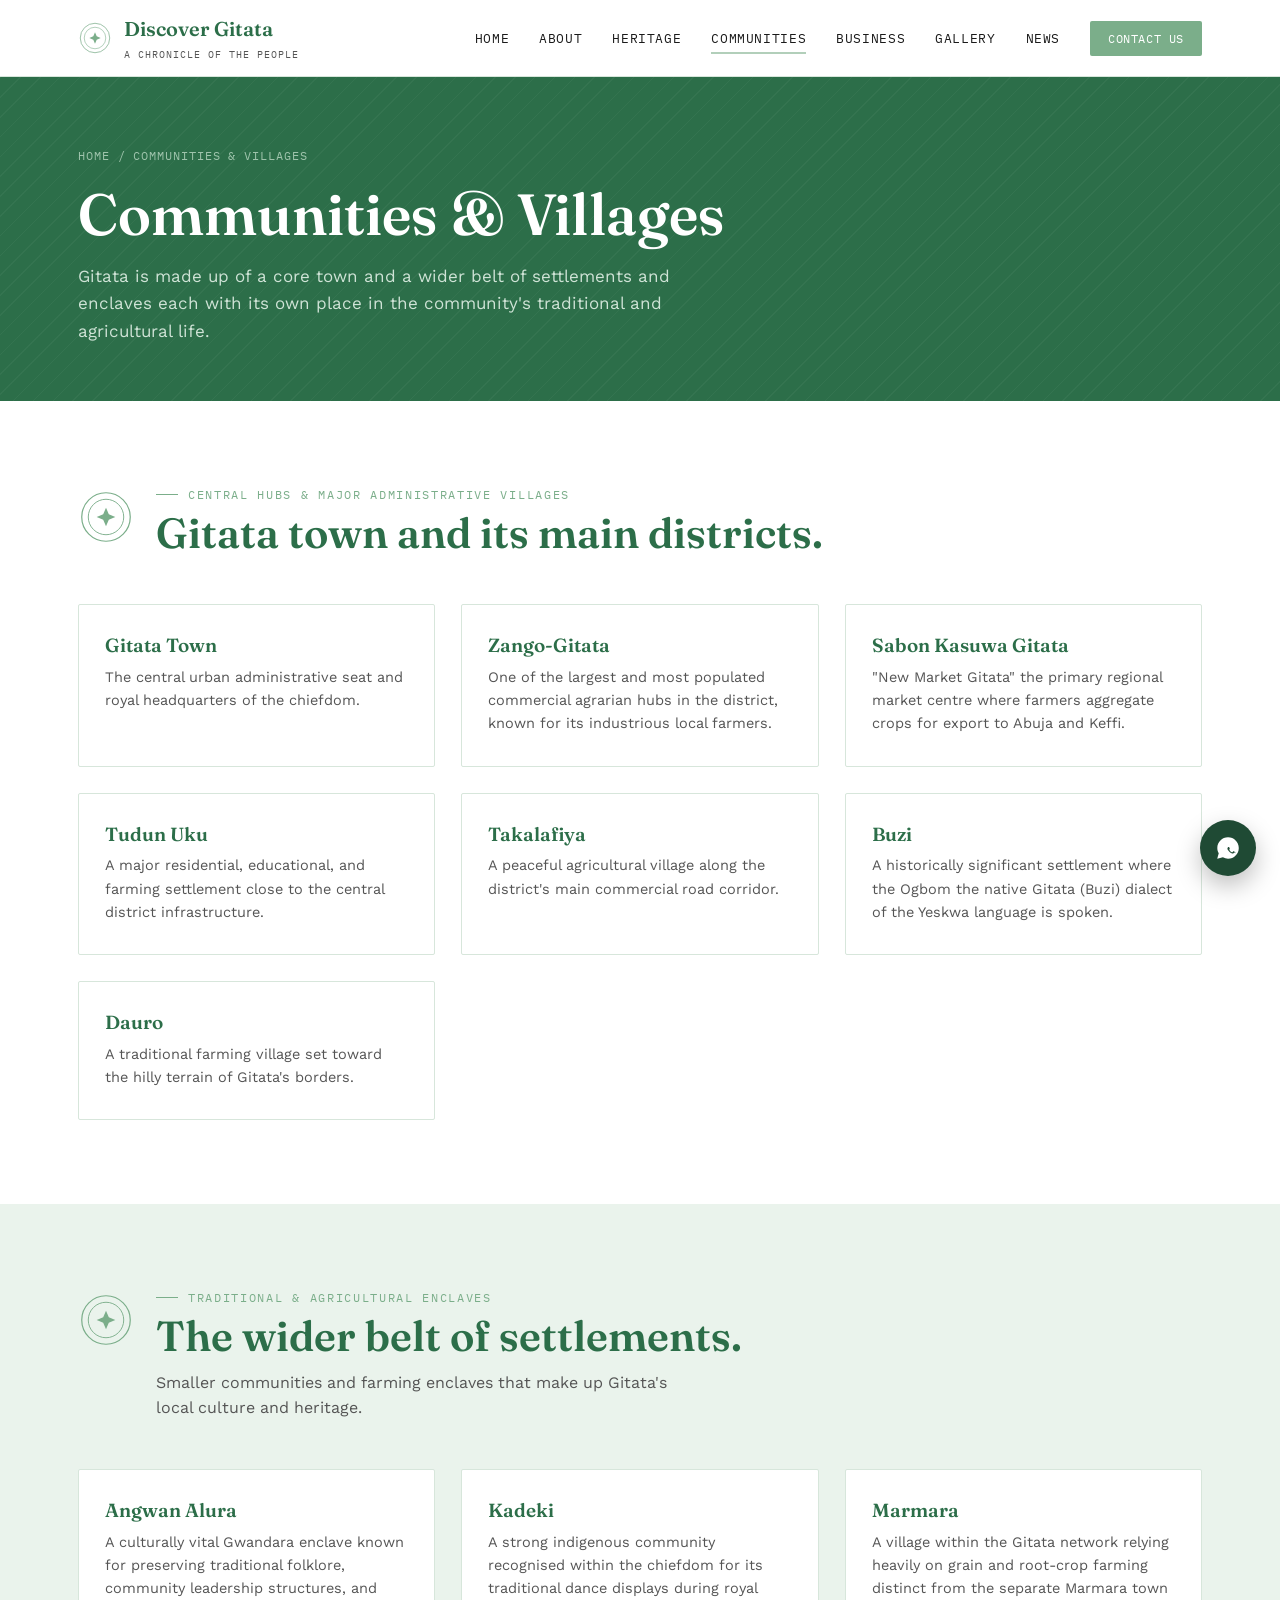
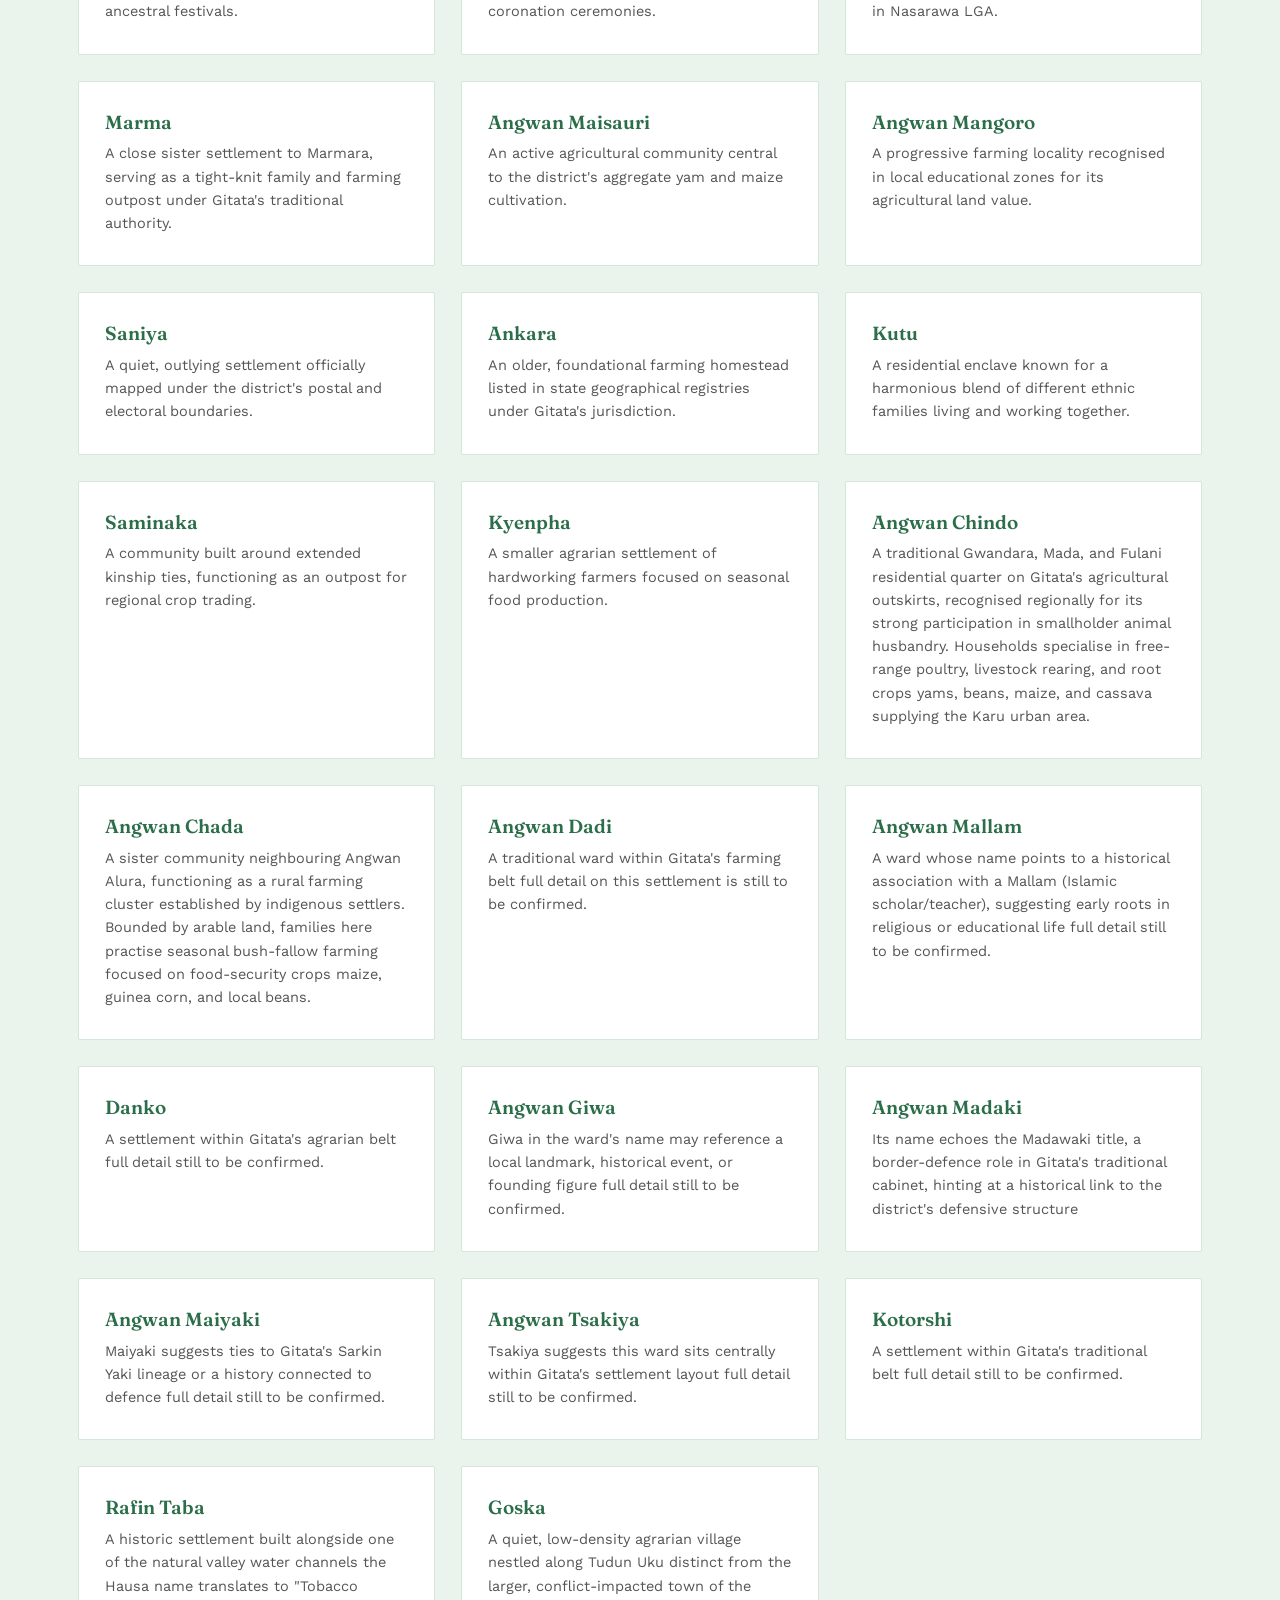
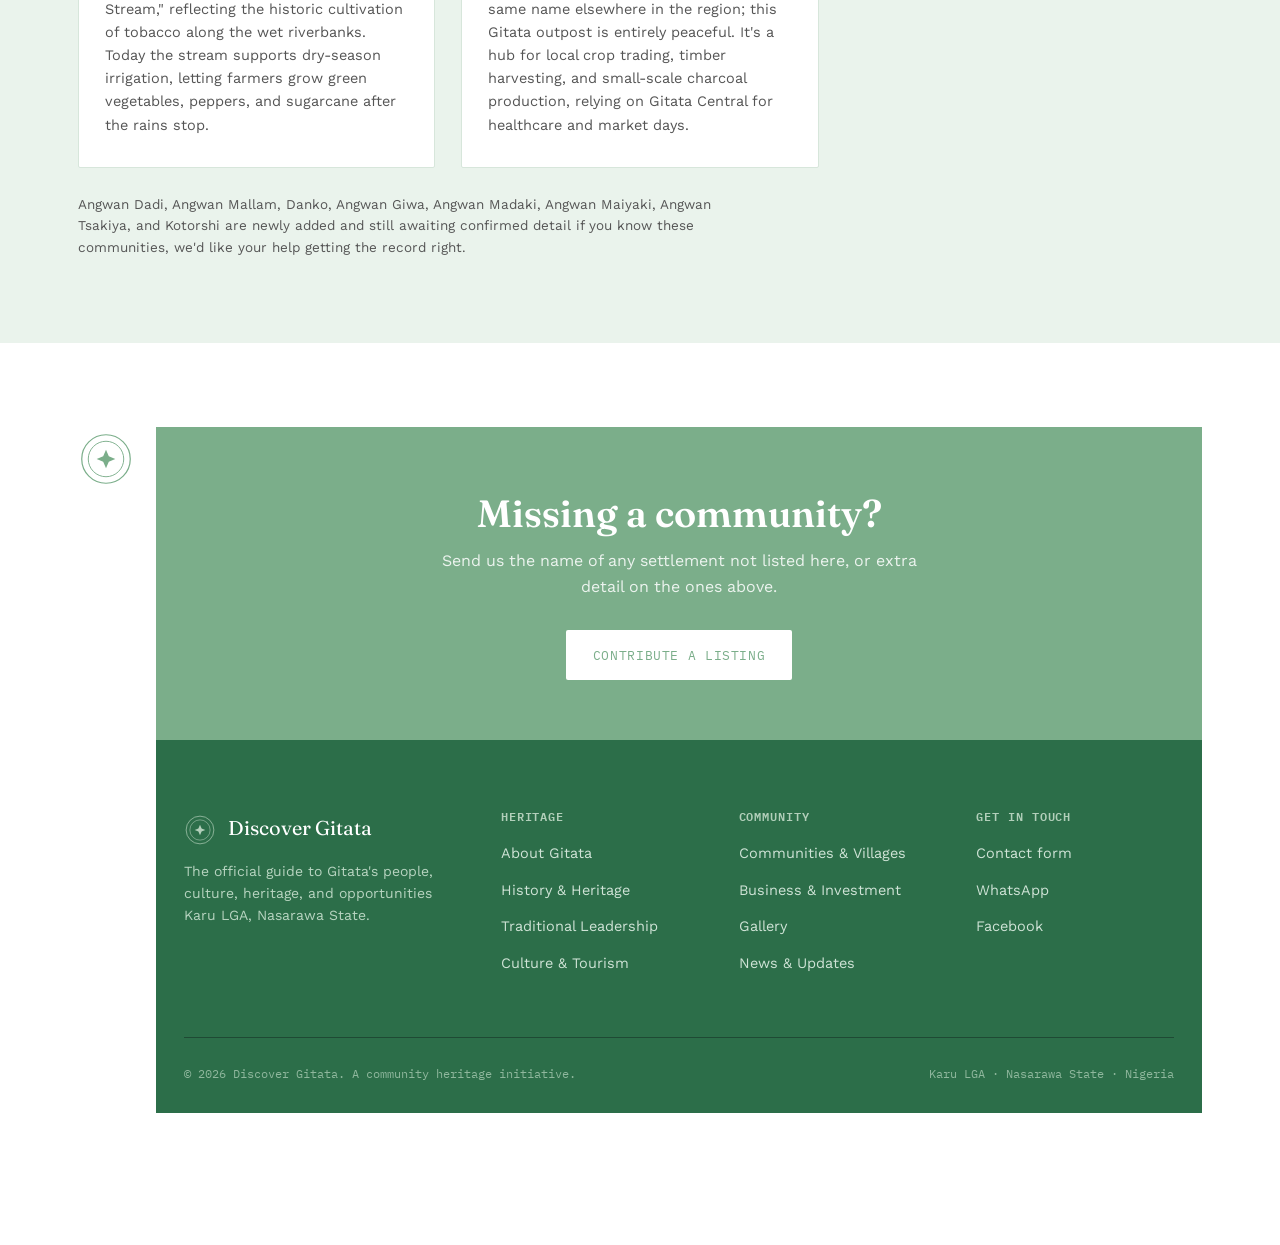
<file: communities.html>
<!DOCTYPE html>
<html lang="en">
<head>
<meta charset="UTF-8">
<meta name="viewport" content="width=device-width, initial-scale=1.0">
<title>Communities & Villages Discover Gitata</title>
<meta name="description" content="Directory of communities and villages that make up Gitata.">
<link rel="stylesheet" href="css/style.css">
</head>
<body>

<nav class="site-nav">
  <div class="wrap">
    <a href="index.html" class="brand">
      <svg class="seal" viewBox="0 0 60 60" xmlns="http://www.w3.org/2000/svg" aria-hidden="true">
        <circle cx="30" cy="30" r="26" stroke-width="1.3"/>
        <circle cx="30" cy="30" r="19" stroke-width="1"/>
        <path class="seal-core" d="M30 20L33 27L40 30L33 33L30 40L27 33L20 30L27 27Z"/>
      </svg>
      <span>Discover Gitata<span class="brand-sub">A Chronicle of the People</span></span>
    </a>
    <button class="nav-toggle" aria-label="Toggle menu" aria-expanded="false"><span></span><span></span><span></span></button>
    <ul class="nav-links">
      <li><a href="index.html" class="nav-link">Home</a></li>
      <li><a href="about.html" class="nav-link">About</a></li>
      <li class="has-dropdown">
        <a href="#" class="nav-link">Heritage</a>
        <div class="dropdown">
          <a href="history.html">History &amp; Heritage</a>
          <a href="leadership.html">Traditional Leadership</a>
          <a href="culture.html">Culture &amp; Tourism</a>
        </div>
      </li>
      <li class="active"><a href="communities.html" class="nav-link">Communities</a></li>
      <li><a href="business.html" class="nav-link">Business</a></li>
      <li><a href="gallery.html" class="nav-link">Gallery</a></li>
      <li><a href="news.html" class="nav-link">News</a></li>
      <li><a href="contact.html" class="nav-cta">Contact Us</a></li>
    </ul>
  </div>
</nav>


<header class="sub-hero">
  <div class="wrap">
    <div class="crumb"><a href="index.html">Home</a> / Communities &amp; Villages</div>
    <h1>Communities &amp; Villages</h1>
    <p class="lede">Gitata is made up of a core town and a wider belt of settlements and enclaves each with its own place in the community's traditional and agricultural life.</p>
  </div>
</header>

<section>
  <div class="wrap">
    <div class="section-head">
      <svg class="seal" viewBox="0 0 60 60" xmlns="http://www.w3.org/2000/svg" aria-hidden="true"><circle cx="30" cy="30" r="26" stroke-width="1.3"/><circle cx="30" cy="30" r="19" stroke-width="1"/><path class="seal-core" d="M30 20L33 27L40 30L33 33L30 40L27 33L20 30L27 27Z"/></svg>
      <div>
        <div class="eyebrow">Central hubs &amp; major administrative villages</div>
        <h2>Gitata town and its main districts.</h2>
      </div>
    </div>
    <div class="grid grid-3">
      <div class="card"><h3>Gitata Town</h3><p>The central urban administrative seat and royal headquarters of the chiefdom.</p></div>
      <div class="card"><h3>Zango-Gitata <span style="font-family:var(--f-mono); font-size:12px; color:var(--ink-soft); font-weight:400;"></span></h3><p>One of the largest and most populated commercial agrarian hubs in the district, known for its industrious local farmers.</p></div>
      <div class="card"><h3>Sabon Kasuwa Gitata</h3><p>"New Market Gitata" the primary regional market centre where farmers aggregate crops for export to Abuja and Keffi.</p></div>
      <div class="card"><h3>Tudun Uku <span style="font-family:var(--f-mono); font-size:12px; color:var(--ink-soft); font-weight:400;"></span></h3><p>A major residential, educational, and farming settlement close to the central district infrastructure.</p></div>
      <div class="card"><h3>Takalafiya</h3><p>A peaceful agricultural village along the district's main commercial road corridor.</p></div>
      <div class="card"><h3>Buzi</h3><p>A historically significant settlement where the Ogbom the native Gitata (Buzi) dialect of the Yeskwa language is spoken.</p></div>
      <div class="card"><h3>Dauro <span style="font-family:var(--f-mono); font-size:12px; color:var(--ink-soft); font-weight:400;"></span></h3><p>A traditional farming village set toward the hilly terrain of Gitata's borders.</p></div>
    </div>
  </div>
</section>

<section class="section-alt">
  <div class="wrap">
    <div class="section-head">
      <svg class="seal" viewBox="0 0 60 60" xmlns="http://www.w3.org/2000/svg" aria-hidden="true"><circle cx="30" cy="30" r="26" stroke-width="1.3"/><circle cx="30" cy="30" r="19" stroke-width="1"/><path class="seal-core" d="M30 20L33 27L40 30L33 33L30 40L27 33L20 30L27 27Z"/></svg>
      <div>
        <div class="eyebrow">Traditional &amp; agricultural enclaves</div>
        <h2>The wider belt of settlements.</h2>
        <p class="lede">Smaller communities and farming enclaves that make up Gitata's local culture and heritage.</p>
      </div>
    </div>
    <div class="grid grid-3">
      <div class="card"><h3>Angwan Alura <span style="font-family:var(--f-mono); font-size:12px; color:var(--ink-soft); font-weight:400;"></span></h3><p>A culturally vital Gwandara enclave known for preserving traditional folklore, community leadership structures, and ancestral festivals.</p></div>
      <div class="card"><h3>Kadeki <span style="font-family:var(--f-mono); font-size:12px; color:var(--ink-soft); font-weight:400;"></span></h3><p>A strong indigenous community recognised within the chiefdom for its traditional dance displays during royal coronation ceremonies.</p></div>
      <div class="card"><h3>Marmara <span style="font-family:var(--f-mono); font-size:12px; color:var(--ink-soft); font-weight:400;"></span></h3><p>A village within the Gitata network relying heavily on grain and root-crop farming distinct from the separate Marmara town in Nasarawa LGA.</p></div>
      <div class="card"><h3>Marma</h3><p>A close sister settlement to Marmara, serving as a tight-knit family and farming outpost under Gitata's traditional authority.</p></div>
      <div class="card"><h3>Angwan Maisauri</h3><p>An active agricultural community central to the district's aggregate yam and maize cultivation.</p></div>
      <div class="card"><h3>Angwan Mangoro <span style="font-family:var(--f-mono); font-size:12px; color:var(--ink-soft); font-weight:400;"></span></h3><p>A progressive farming locality recognised in local educational zones for its agricultural land value.</p></div>
      <div class="card"><h3>Saniya</h3><p>A quiet, outlying settlement officially mapped under the district's postal and electoral boundaries.</p></div>
      <div class="card"><h3>Ankara</h3><p>An older, foundational farming homestead listed in state geographical registries under Gitata's jurisdiction.</p></div>
      <div class="card"><h3>Kutu</h3><p>A residential enclave known for a harmonious blend of different ethnic families living and working together.</p></div>
      <div class="card"><h3>Saminaka</h3><p>A community built around extended kinship ties, functioning as an outpost for regional crop trading.</p></div>
      <div class="card"><h3>Kyenpha</h3><p>A smaller agrarian settlement of hardworking farmers focused on seasonal food production.</p></div>
      <div class="card"><h3>Angwan Chindo</h3><p>A traditional Gwandara, Mada, and Fulani residential quarter on Gitata's agricultural outskirts, recognised regionally for its strong participation in smallholder animal husbandry. Households specialise in free-range poultry, livestock rearing, and root crops yams, beans, maize, and cassava supplying the Karu urban area.</p></div>
      <div class="card"><h3>Angwan Chada</h3><p>A sister community neighbouring Angwan Alura, functioning as a rural farming cluster established by indigenous settlers. Bounded by arable land, families here practise seasonal bush-fallow farming focused on food-security crops maize, guinea corn, and local beans.</p></div>
      <div class="card"><h3>Angwan Dadi</h3><p>A traditional ward within Gitata's farming belt full detail on this settlement is still to be confirmed.</p></div>
      <div class="card"><h3>Angwan Mallam</h3><p>A ward whose name points to a historical association with a Mallam (Islamic scholar/teacher), suggesting early roots in religious or educational life full detail still to be confirmed.</p></div>
      <div class="card"><h3>Danko</h3><p>A settlement within Gitata's agrarian belt full detail still to be confirmed.</p></div>
      <div class="card"><h3>Angwan Giwa</h3><p>Giwa in the ward's name may reference a local landmark, historical event, or founding figure full detail still to be confirmed.</p></div>
      <div class="card"><h3>Angwan Madaki</h3><p>Its name echoes the Madawaki title, a border-defence role in Gitata's traditional cabinet, hinting at a historical link to the district's defensive structure</p></div>
      <div class="card"><h3>Angwan Maiyaki</h3><p>Maiyaki suggests ties to Gitata's Sarkin Yaki lineage or a history connected to defence full detail still to be confirmed.</p></div>
      <div class="card"><h3>Angwan Tsakiya</h3><p>Tsakiya suggests this ward sits centrally within Gitata's settlement layout full detail still to be confirmed.</p></div>
      <div class="card"><h3>Kotorshi</h3><p>A settlement within Gitata's traditional belt full detail still to be confirmed.</p></div>
      <div class="card"><h3>Rafin Taba</h3><p>A historic settlement built alongside one of the natural valley water channels the Hausa name translates to "Tobacco Stream," reflecting the historic cultivation of tobacco along the wet riverbanks. Today the stream supports dry-season irrigation, letting farmers grow green vegetables, peppers, and sugarcane after the rains stop.</p></div>
      <div class="card"><h3>Goska</h3><p>A quiet, low-density agrarian village nestled along Tudun Uku distinct from the larger, conflict-impacted town of the same name elsewhere in the region; this Gitata outpost is entirely peaceful. It's a hub for local crop trading, timber harvesting, and small-scale charcoal production, relying on Gitata Central for healthcare and market days.</p></div>
    </div>
    <p style="margin-top:26px; color:var(--ink-soft); max-width:640px; font-size:13.5px;">Angwan Dadi, Angwan Mallam, Danko, Angwan Giwa, Angwan Madaki, Angwan Maiyaki, Angwan Tsakiya, and Kotorshi are newly added and still awaiting confirmed detail if you know these communities, we'd like your help getting the record right.</p>
  </div>
</section>

<section>
  <div class="wrap">
    <div class="section-head">
      <svg class="seal" viewBox="0 0 60 60" xmlns="http://www.w3.org/2000/svg" aria-hidden="true"><circle cx="30" cy="30" r="26" stroke-width="1.3"/><circle cx="30" cy="30" r="19" stroke-width="1"/><path class="seal-core" d="M30 20L33 27L40 30L33 33L30 40L27 33L20 30L27 27Z"/></svg>
      <div>
       
<section class="cta-band">
  <div class="wrap">
    <h2>Missing a community?</h2>
    <p class="lede">Send us the name of any settlement not listed here, or extra detail on the ones above.</p>
    <a href="contact.html" class="btn" style="background:#fff; color:var(--laterite);">Contribute a listing</a>
  </div>
</section>


<footer>
  <div class="wrap">
    <div class="footer-grid">
      <div>
        <div class="footer-brand">
          <svg class="seal" viewBox="0 0 60 60" xmlns="http://www.w3.org/2000/svg" aria-hidden="true"><circle cx="30" cy="30" r="26" stroke-width="1.3"/><circle cx="30" cy="30" r="19" stroke-width="1"/><path class="seal-core" d="M30 20L33 27L40 30L33 33L30 40L27 33L20 30L27 27Z"/></svg>
          <span>Discover Gitata</span>
        </div>
        <p>The official guide to Gitata's people, culture, heritage, and opportunities Karu LGA, Nasarawa State.</p>
      </div>
      <div>
        <h4>Heritage</h4>
        <ul class="footer-links">
          <li><a href="about.html">About Gitata</a></li>
          <li><a href="history.html">History &amp; Heritage</a></li>
          <li><a href="leadership.html">Traditional Leadership</a></li>
          <li><a href="culture.html">Culture &amp; Tourism</a></li>
        </ul>
      </div>
      <div>
        <h4>Community</h4>
        <ul class="footer-links">
          <li><a href="communities.html">Communities &amp; Villages</a></li>
          <li><a href="business.html">Business &amp; Investment</a></li>
          <li><a href="gallery.html">Gallery</a></li>
          <li><a href="news.html">News &amp; Updates</a></li>
        </ul>
      </div>
      <div>
        <h4>Get in touch</h4>
        <ul class="footer-links">
          <li><a href="contact.html">Contact form</a></li>
          <li><a href="https://wa.me/2349159329638" target="_blank" rel="noopener">WhatsApp</a></li><li><a href="https://www.facebook.com/share/1D8crczQYN/" target="_blank" rel="noopener">Facebook</a></li>
        </ul>
      </div>
    </div>
    <div class="footer-bottom">
      <span>© 2026 Discover Gitata. A community heritage initiative.</span>
      <span>Karu LGA · Nasarawa State · Nigeria</span>
    </div>
  </div>
</footer>

<a class="wa-float" href="https://wa.me/2349159329638" target="_blank" rel="noopener" aria-label="Chat on WhatsApp">
  <svg width="26" height="26" viewBox="0 0 24 24" fill="#fff"><path d="M12.04 2C6.58 2 2.13 6.45 2.13 11.91c0 1.75.46 3.46 1.32 4.96L2.05 22l5.25-1.38a9.9 9.9 0 0 0 4.74 1.2h.01c5.46 0 9.91-4.45 9.91-9.91C21.96 6.45 17.5 2 12.04 2Zm5.79 14a1.6 1.6 0 0 1-1.11.98c-.29.06-.66.11-1.9-.4-1.6-.66-2.63-2.28-2.71-2.39-.08-.11-.65-.86-.65-1.65s.41-1.17.56-1.33c.14-.16.31-.2.42-.2h.3c.1 0 .23-.02.36.28.14.32.47 1.11.51 1.19.04.08.07.18.01.29-.06.11-.09.18-.18.27-.09.1-.19.22-.27.3-.09.09-.19.19-.08.37.11.19.49.81 1.05 1.31.72.65 1.33.85 1.52.94.19.09.3.08.41-.05.11-.13.47-.55.6-.74.13-.19.25-.16.42-.1.17.06 1.08.51 1.27.6.19.09.32.14.36.22.05.08.05.44-.1.87Z"/></svg>
</a>

<script src="js/main.js"></script>
</body>
</html>
</file>
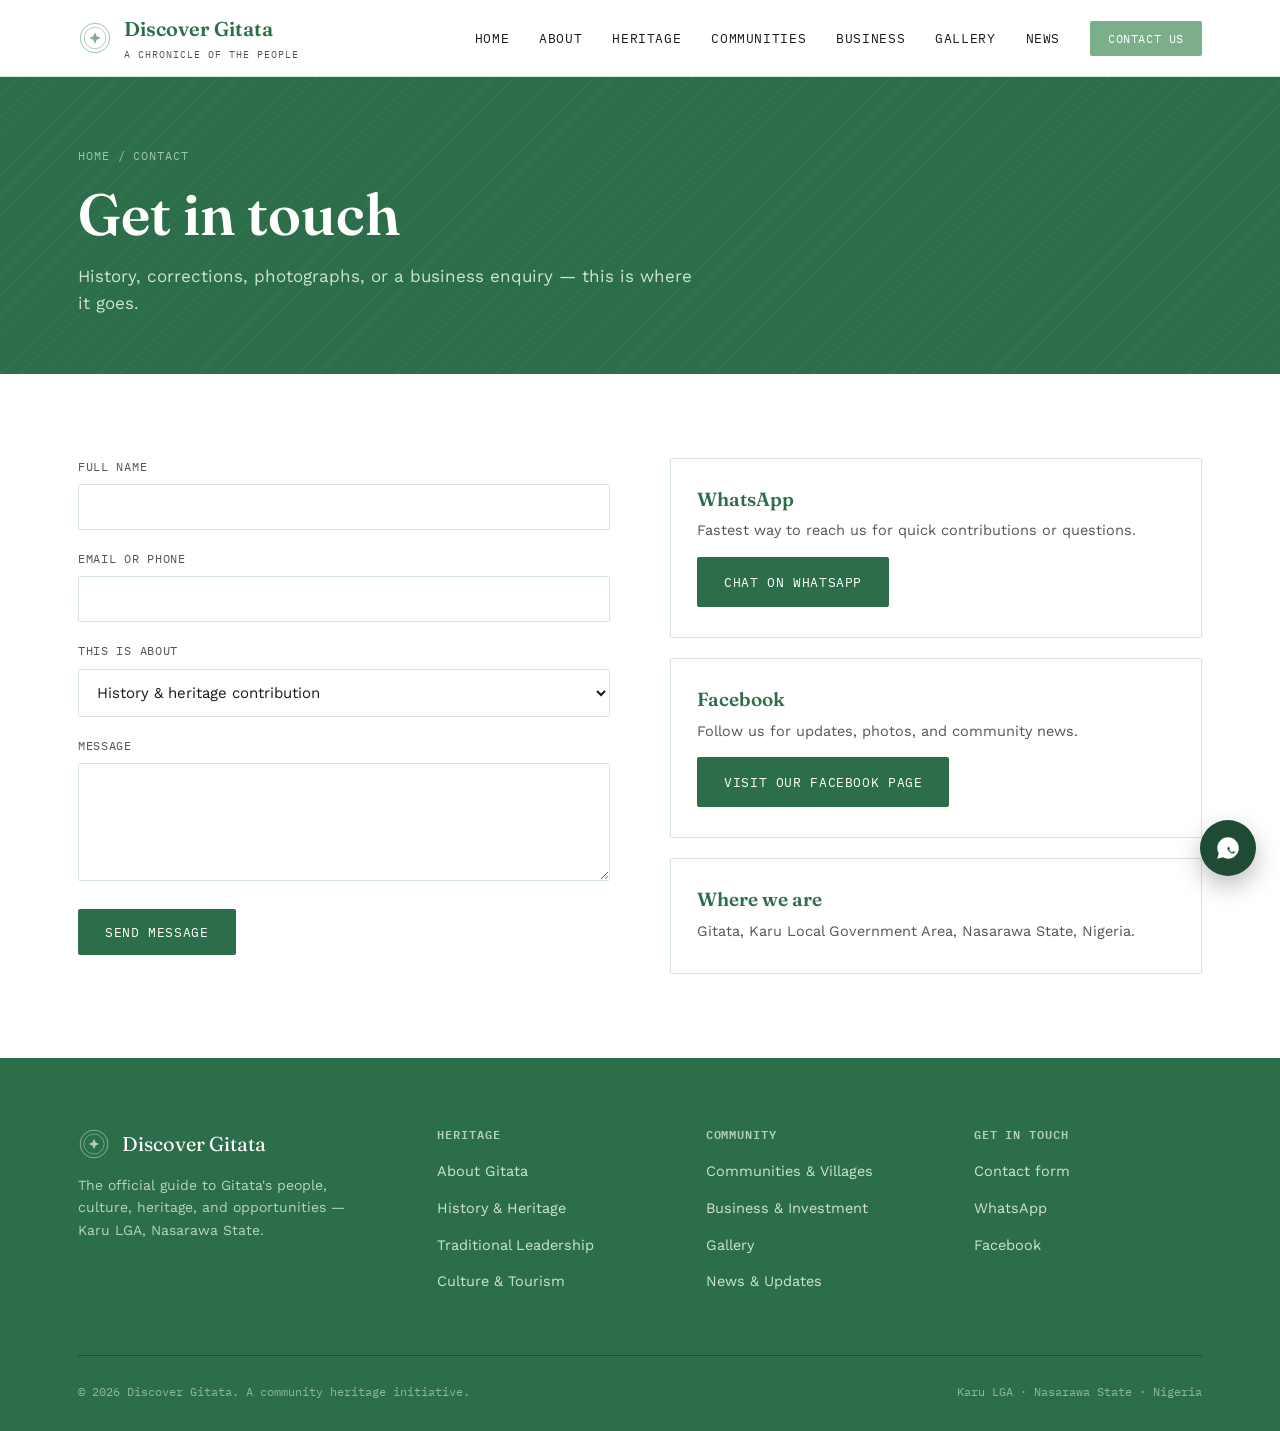
<file: contact.html>
<!DOCTYPE html>
<html lang="en">
<head>
<meta charset="UTF-8">
<meta name="viewport" content="width=device-width, initial-scale=1.0">
<title>Contact — Discover Gitata</title>
<meta name="description" content="Get in touch with Discover Gitata.">
<link rel="stylesheet" href="css/style.css">
</head>
<body>

<nav class="site-nav">
  <div class="wrap">
    <a href="index.html" class="brand">
      <svg class="seal" viewBox="0 0 60 60" xmlns="http://www.w3.org/2000/svg" aria-hidden="true">
        <circle cx="30" cy="30" r="26" stroke-width="1.3"/>
        <circle cx="30" cy="30" r="19" stroke-width="1"/>
        <path class="seal-core" d="M30 20L33 27L40 30L33 33L30 40L27 33L20 30L27 27Z"/>
      </svg>
      <span>Discover Gitata<span class="brand-sub">A Chronicle of the People</span></span>
    </a>
    <button class="nav-toggle" aria-label="Toggle menu" aria-expanded="false"><span></span><span></span><span></span></button>
    <ul class="nav-links">
      <li><a href="index.html" class="nav-link">Home</a></li>
      <li><a href="about.html" class="nav-link">About</a></li>
      <li class="has-dropdown">
        <a href="#" class="nav-link">Heritage</a>
        <div class="dropdown">
          <a href="history.html">History &amp; Heritage</a>
          <a href="leadership.html">Traditional Leadership</a>
          <a href="culture.html">Culture &amp; Tourism</a>
        </div>
      </li>
      <li><a href="communities.html" class="nav-link">Communities</a></li>
      <li><a href="business.html" class="nav-link">Business</a></li>
      <li><a href="gallery.html" class="nav-link">Gallery</a></li>
      <li><a href="news.html" class="nav-link">News</a></li>
      <li><a href="contact.html" class="nav-cta">Contact Us</a></li>
    </ul>
  </div>
</nav>


<header class="sub-hero">
  <div class="wrap">
    <div class="crumb"><a href="index.html">Home</a> / Contact</div>
    <h1>Get in touch</h1>
    <p class="lede">History, corrections, photographs, or a business enquiry — this is where it goes.</p>
  </div>
</header>

<section>
  <div class="wrap">
    <div class="grid grid-2" style="gap:60px; align-items:flex-start;">
      <div>
        <form id="contact-form" action="https://api.web3forms.com/submit" method="POST">
          <input type="hidden" name="access_key" value="d5477bce-4795-44a0-bc6a-ccd6a4a68c20">
          <input type="hidden" name="subject" value="New message from Discover Gitata contact form">
          <input type="checkbox" name="botcheck" style="display:none" tabindex="-1" autocomplete="off">
          <div class="form-field">
            <label for="name">Full name</label>
            <input type="text" id="name" name="name" required>
          </div>
          <div class="form-field">
            <label for="email">Email or phone</label>
            <input type="text" id="email" name="email" required>
          </div>
          <div class="form-field">
            <label for="topic">This is about</label>
            <select id="topic" name="topic">
              <option>History &amp; heritage contribution</option>
              <option>Traditional leadership information</option>
              <option>Community &amp; village listing</option>
              <option>Photo submission</option>
              <option>Business &amp; investment enquiry</option>
              <option>Correction</option>
              <option>Something else</option>
            </select>
          </div>
          <div class="form-field">
            <label for="message">Message</label>
            <textarea id="message" name="message" rows="5" required></textarea>
          </div>
          <button type="submit" class="btn btn-dark">Send message</button>
          <p class="form-note" id="form-status"></p>
        </form>
        <script>
          const contactForm = document.getElementById('contact-form');
          const formStatus = document.getElementById('form-status');
          if (contactForm) {
            contactForm.addEventListener('submit', function (e) {
              e.preventDefault();
              const submitBtn = contactForm.querySelector('button[type="submit"]');
              submitBtn.disabled = true;
              formStatus.textContent = 'Sending...';
              const formData = new FormData(contactForm);
              fetch('https://api.web3forms.com/submit', {
                method: 'POST',
                headers: { 'Accept': 'application/json' },
                body: formData
              })
                .then(res => res.json())
                .then(data => {
                  submitBtn.disabled = false;
                  if (data.success) {
                    formStatus.textContent = "Thanks — your message has been sent. We'll get back to you soon.";
                    contactForm.reset();
                  } else {
                    formStatus.textContent = 'Something went wrong. Please try again or reach us on WhatsApp.';
                  }
                })
                .catch(() => {
                  submitBtn.disabled = false;
                  formStatus.textContent = 'Something went wrong. Please try again or reach us on WhatsApp.';
                });
            });
          }
        </script>
      </div>
      <div>
        <div class="card" style="margin-bottom:20px;">
          <h3>WhatsApp</h3>
          <p>Fastest way to reach us for quick contributions or questions.</p>
          <a href="https://wa.me/2349159329638" target="_blank" rel="noopener" class="btn btn-dark" style="margin-top:14px;">Chat on WhatsApp</a>
        </div>
        <div class="card" style="margin-bottom:20px;">
          <h3>Facebook</h3>
          <p>Follow us for updates, photos, and community news.</p>
          <a href="https://www.facebook.com/share/1D8crczQYN/" target="_blank" rel="noopener" class="btn btn-dark" style="margin-top:14px;">Visit our Facebook page</a>
        </div>
        <div class="card">
          <h3>Where we are</h3>
          <p>Gitata, Karu Local Government Area, Nasarawa State, Nigeria.</p>
        </div>
      </div>
    </div>
  </div>
</section>


<footer>
  <div class="wrap">
    <div class="footer-grid">
      <div>
        <div class="footer-brand">
          <svg class="seal" viewBox="0 0 60 60" xmlns="http://www.w3.org/2000/svg" aria-hidden="true"><circle cx="30" cy="30" r="26" stroke-width="1.3"/><circle cx="30" cy="30" r="19" stroke-width="1"/><path class="seal-core" d="M30 20L33 27L40 30L33 33L30 40L27 33L20 30L27 27Z"/></svg>
          <span>Discover Gitata</span>
        </div>
        <p>The official guide to Gitata's people, culture, heritage, and opportunities — Karu LGA, Nasarawa State.</p>
      </div>
      <div>
        <h4>Heritage</h4>
        <ul class="footer-links">
          <li><a href="about.html">About Gitata</a></li>
          <li><a href="history.html">History &amp; Heritage</a></li>
          <li><a href="leadership.html">Traditional Leadership</a></li>
          <li><a href="culture.html">Culture &amp; Tourism</a></li>
        </ul>
      </div>
      <div>
        <h4>Community</h4>
        <ul class="footer-links">
          <li><a href="communities.html">Communities &amp; Villages</a></li>
          <li><a href="business.html">Business &amp; Investment</a></li>
          <li><a href="gallery.html">Gallery</a></li>
          <li><a href="news.html">News &amp; Updates</a></li>
        </ul>
      </div>
      <div>
        <h4>Get in touch</h4>
        <ul class="footer-links">
          <li><a href="contact.html">Contact form</a></li>
          <li><a href="https://wa.me/2349159329638" target="_blank" rel="noopener">WhatsApp</a></li>
          <li><a href="https://www.facebook.com/share/1D8crczQYN/" target="_blank" rel="noopener">Facebook</a></li>
        </ul>
      </div>
    </div>
    <div class="footer-bottom">
      <span>© 2026 Discover Gitata. A community heritage initiative.</span>
      <span>Karu LGA · Nasarawa State · Nigeria</span>
    </div>
  </div>
</footer>

<a class="wa-float" href="https://wa.me/2349159329638" target="_blank" rel="noopener" aria-label="Chat on WhatsApp">
  <svg width="26" height="26" viewBox="0 0 24 24" fill="#fff"><path d="M12.04 2C6.58 2 2.13 6.45 2.13 11.91c0 1.75.46 3.46 1.32 4.96L2.05 22l5.25-1.38a9.9 9.9 0 0 0 4.74 1.2h.01c5.46 0 9.91-4.45 9.91-9.91C21.96 6.45 17.5 2 12.04 2Zm5.79 14a1.6 1.6 0 0 1-1.11.98c-.29.06-.66.11-1.9-.4-1.6-.66-2.63-2.28-2.71-2.39-.08-.11-.65-.86-.65-1.65s.41-1.17.56-1.33c.14-.16.31-.2.42-.2h.3c.1 0 .23-.02.36.28.14.32.47 1.11.51 1.19.04.08.07.18.01.29-.06.11-.09.18-.18.27-.09.1-.19.22-.27.3-.09.09-.19.19-.08.37.11.19.49.81 1.05 1.31.72.65 1.33.85 1.52.94.19.09.3.08.41-.05.11-.13.47-.55.6-.74.13-.19.25-.16.42-.1.17.06 1.08.51 1.27.6.19.09.32.14.36.22.05.08.05.44-.1.87Z"/></svg>
</a>

<script src="js/main.js"></script>
</body>
</html>
</file>
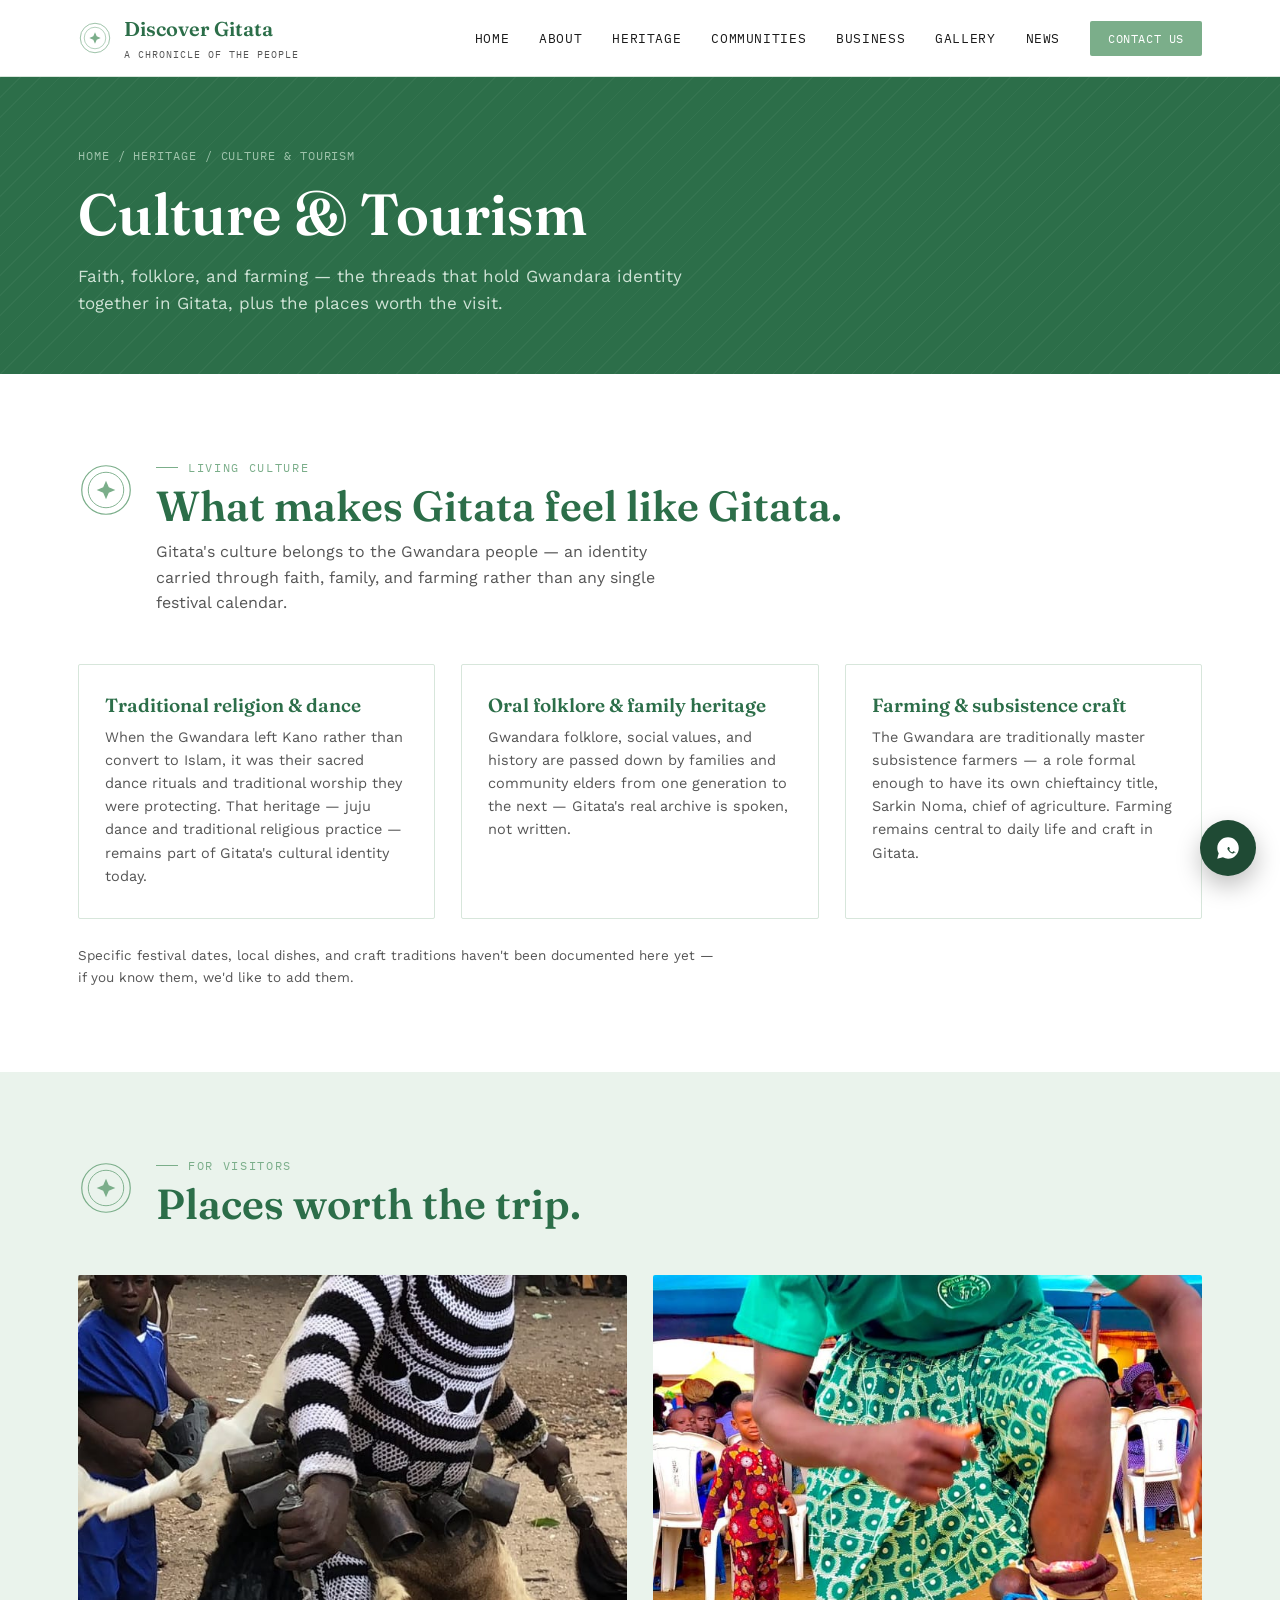
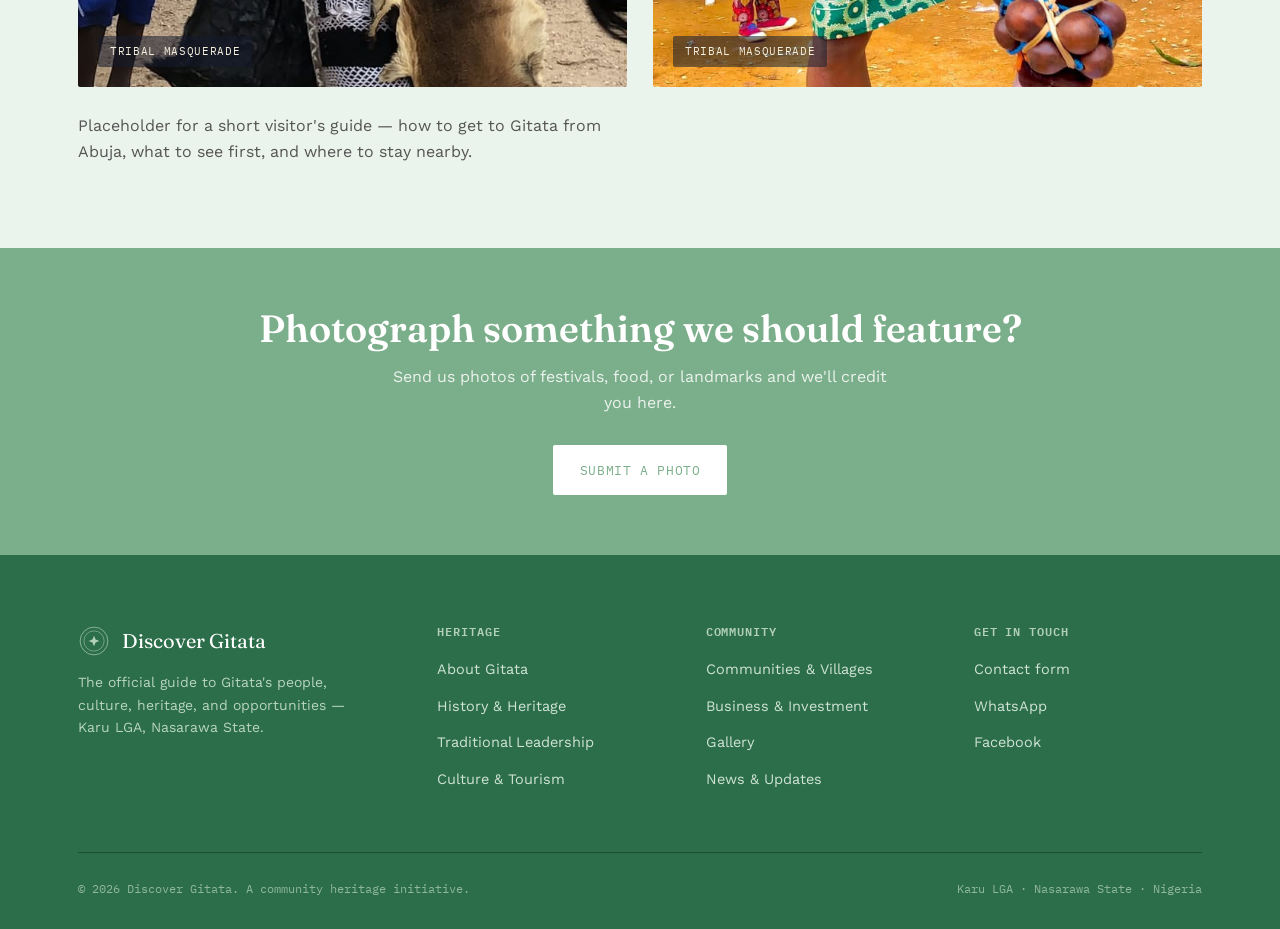
<file: culture.html>
<!DOCTYPE html>
<html lang="en">
<head>
<meta charset="UTF-8">
<meta name="viewport" content="width=device-width, initial-scale=1.0">
<title>Culture & Tourism — Discover Gitata</title>
<meta name="description" content="Festivals, food, craft, and places to visit in Gitata.">
<link rel="stylesheet" href="css/style.css">
</head>
<body>

<nav class="site-nav">
  <div class="wrap">
    <a href="index.html" class="brand">
      <svg class="seal" viewBox="0 0 60 60" xmlns="http://www.w3.org/2000/svg" aria-hidden="true">
        <circle cx="30" cy="30" r="26" stroke-width="1.3"/>
        <circle cx="30" cy="30" r="19" stroke-width="1"/>
        <path class="seal-core" d="M30 20L33 27L40 30L33 33L30 40L27 33L20 30L27 27Z"/>
      </svg>
      <span>Discover Gitata<span class="brand-sub">A Chronicle of the People</span></span>
    </a>
    <button class="nav-toggle" aria-label="Toggle menu" aria-expanded="false"><span></span><span></span><span></span></button>
    <ul class="nav-links">
      <li><a href="index.html" class="nav-link">Home</a></li>
      <li><a href="about.html" class="nav-link">About</a></li>
      <li class="has-dropdown">
        <a href="#" class="nav-link">Heritage</a>
        <div class="dropdown">
          <a href="history.html">History &amp; Heritage</a>
          <a href="leadership.html">Traditional Leadership</a>
          <a href="culture.html">Culture &amp; Tourism</a>
        </div>
      </li>
      <li><a href="communities.html" class="nav-link">Communities</a></li>
      <li><a href="business.html" class="nav-link">Business</a></li>
      <li><a href="gallery.html" class="nav-link">Gallery</a></li>
      <li><a href="news.html" class="nav-link">News</a></li>
      <li><a href="contact.html" class="nav-cta">Contact Us</a></li>
    </ul>
  </div>
</nav>


<header class="sub-hero">
  <div class="wrap">
    <div class="crumb"><a href="index.html">Home</a> / Heritage / Culture &amp; Tourism</div>
    <h1>Culture &amp; Tourism</h1>
    <p class="lede">Faith, folklore, and farming — the threads that hold Gwandara identity together in Gitata, plus the places worth the visit.</p>
  </div>
</header>

<section>
  <div class="wrap">
    <div class="section-head">
      <svg class="seal" viewBox="0 0 60 60" xmlns="http://www.w3.org/2000/svg" aria-hidden="true"><circle cx="30" cy="30" r="26" stroke-width="1.3"/><circle cx="30" cy="30" r="19" stroke-width="1"/><path class="seal-core" d="M30 20L33 27L40 30L33 33L30 40L27 33L20 30L27 27Z"/></svg>
      <div>
        <div class="eyebrow">Living culture</div>
        <h2>What makes Gitata feel like Gitata.</h2>
        <p class="lede">Gitata's culture belongs to the Gwandara people — an identity carried through faith, family, and farming rather than any single festival calendar.</p>
      </div>
    </div>
    <div class="grid grid-3">
      <div class="card"><h3>Traditional religion &amp; dance</h3><p>When the Gwandara left Kano rather than convert to Islam, it was their sacred dance rituals and traditional worship they were protecting. That heritage — juju dance and traditional religious practice — remains part of Gitata's cultural identity today.</p></div>
      <div class="card"><h3>Oral folklore &amp; family heritage</h3><p>Gwandara folklore, social values, and history are passed down by families and community elders from one generation to the next — Gitata's real archive is spoken, not written.</p></div>
      <div class="card"><h3>Farming &amp; subsistence craft</h3><p>The Gwandara are traditionally master subsistence farmers — a role formal enough to have its own chieftaincy title, Sarkin Noma, chief of agriculture. Farming remains central to daily life and craft in Gitata.</p></div>
    </div>
    <p style="margin-top:26px; color:var(--ink-soft); max-width:640px; font-size:13.5px;">Specific festival dates, local dishes, and craft traditions haven't been documented here yet — if you know them, we'd like to add them.</p>
  </div>
</section>

<section class="section-alt">
  <div class="wrap">
    <div class="section-head">
      <svg class="seal" viewBox="0 0 60 60" xmlns="http://www.w3.org/2000/svg" aria-hidden="true"><circle cx="30" cy="30" r="26" stroke-width="1.3"/><circle cx="30" cy="30" r="19" stroke-width="1"/><path class="seal-core" d="M30 20L33 27L40 30L33 33L30 40L27 33L20 30L27 27Z"/></svg>
      <div>
        <div class="eyebrow">For visitors</div>
        <h2>Places worth the trip.</h2>
      </div>
    </div>
    <div class="grid grid-2">
      <div class="photo-block"><img src="images/masquerade-1.jpg" alt="Traditional masquerade dance, Gitata"><span class="photo-caption">Tribal masquerade</span></div>
      <div class="photo-block"><img src="images/masquerade-3.jpg" alt="Traditional dancer with leg rattles, Gitata"><span class="photo-caption">Tribal masquerade</span></div>
    </div>
    <p style="margin-top:26px; color:var(--ink-soft); max-width:560px;">Placeholder for a short visitor's guide — how to get to Gitata from Abuja, what to see first, and where to stay nearby.</p>
  </div>
</section>

<section class="cta-band">
  <div class="wrap">
    <h2>Photograph something we should feature?</h2>
    <p class="lede">Send us photos of festivals, food, or landmarks and we'll credit you here.</p>
    <a href="contact.html" class="btn" style="background:#fff; color:var(--laterite);">Submit a photo</a>
  </div>
</section>


<footer>
  <div class="wrap">
    <div class="footer-grid">
      <div>
        <div class="footer-brand">
          <svg class="seal" viewBox="0 0 60 60" xmlns="http://www.w3.org/2000/svg" aria-hidden="true"><circle cx="30" cy="30" r="26" stroke-width="1.3"/><circle cx="30" cy="30" r="19" stroke-width="1"/><path class="seal-core" d="M30 20L33 27L40 30L33 33L30 40L27 33L20 30L27 27Z"/></svg>
          <span>Discover Gitata</span>
        </div>
        <p>The official guide to Gitata's people, culture, heritage, and opportunities — Karu LGA, Nasarawa State.</p>
      </div>
      <div>
        <h4>Heritage</h4>
        <ul class="footer-links">
          <li><a href="about.html">About Gitata</a></li>
          <li><a href="history.html">History &amp; Heritage</a></li>
          <li><a href="leadership.html">Traditional Leadership</a></li>
          <li><a href="culture.html">Culture &amp; Tourism</a></li>
        </ul>
      </div>
      <div>
        <h4>Community</h4>
        <ul class="footer-links">
          <li><a href="communities.html">Communities &amp; Villages</a></li>
          <li><a href="business.html">Business &amp; Investment</a></li>
          <li><a href="gallery.html">Gallery</a></li>
          <li><a href="news.html">News &amp; Updates</a></li>
        </ul>
      </div>
      <div>
        <h4>Get in touch</h4>
        <ul class="footer-links">
          <li><a href="contact.html">Contact form</a></li>
          <li><a href="https://wa.me/2349159329638" target="_blank" rel="noopener">WhatsApp</a></li><li><a href="https://www.facebook.com/share/1D8crczQYN/" target="_blank" rel="noopener">Facebook</a></li>
        </ul>
      </div>
    </div>
    <div class="footer-bottom">
      <span>© 2026 Discover Gitata. A community heritage initiative.</span>
      <span>Karu LGA · Nasarawa State · Nigeria</span>
    </div>
  </div>
</footer>

<a class="wa-float" href="https://wa.me/2349159329638" target="_blank" rel="noopener" aria-label="Chat on WhatsApp">
  <svg width="26" height="26" viewBox="0 0 24 24" fill="#fff"><path d="M12.04 2C6.58 2 2.13 6.45 2.13 11.91c0 1.75.46 3.46 1.32 4.96L2.05 22l5.25-1.38a9.9 9.9 0 0 0 4.74 1.2h.01c5.46 0 9.91-4.45 9.91-9.91C21.96 6.45 17.5 2 12.04 2Zm5.79 14a1.6 1.6 0 0 1-1.11.98c-.29.06-.66.11-1.9-.4-1.6-.66-2.63-2.28-2.71-2.39-.08-.11-.65-.86-.65-1.65s.41-1.17.56-1.33c.14-.16.31-.2.42-.2h.3c.1 0 .23-.02.36.28.14.32.47 1.11.51 1.19.04.08.07.18.01.29-.06.11-.09.18-.18.27-.09.1-.19.22-.27.3-.09.09-.19.19-.08.37.11.19.49.81 1.05 1.31.72.65 1.33.85 1.52.94.19.09.3.08.41-.05.11-.13.47-.55.6-.74.13-.19.25-.16.42-.1.17.06 1.08.51 1.27.6.19.09.32.14.36.22.05.08.05.44-.1.87Z"/></svg>
</a>

<script src="js/main.js"></script>
</body>
</html>
</file>
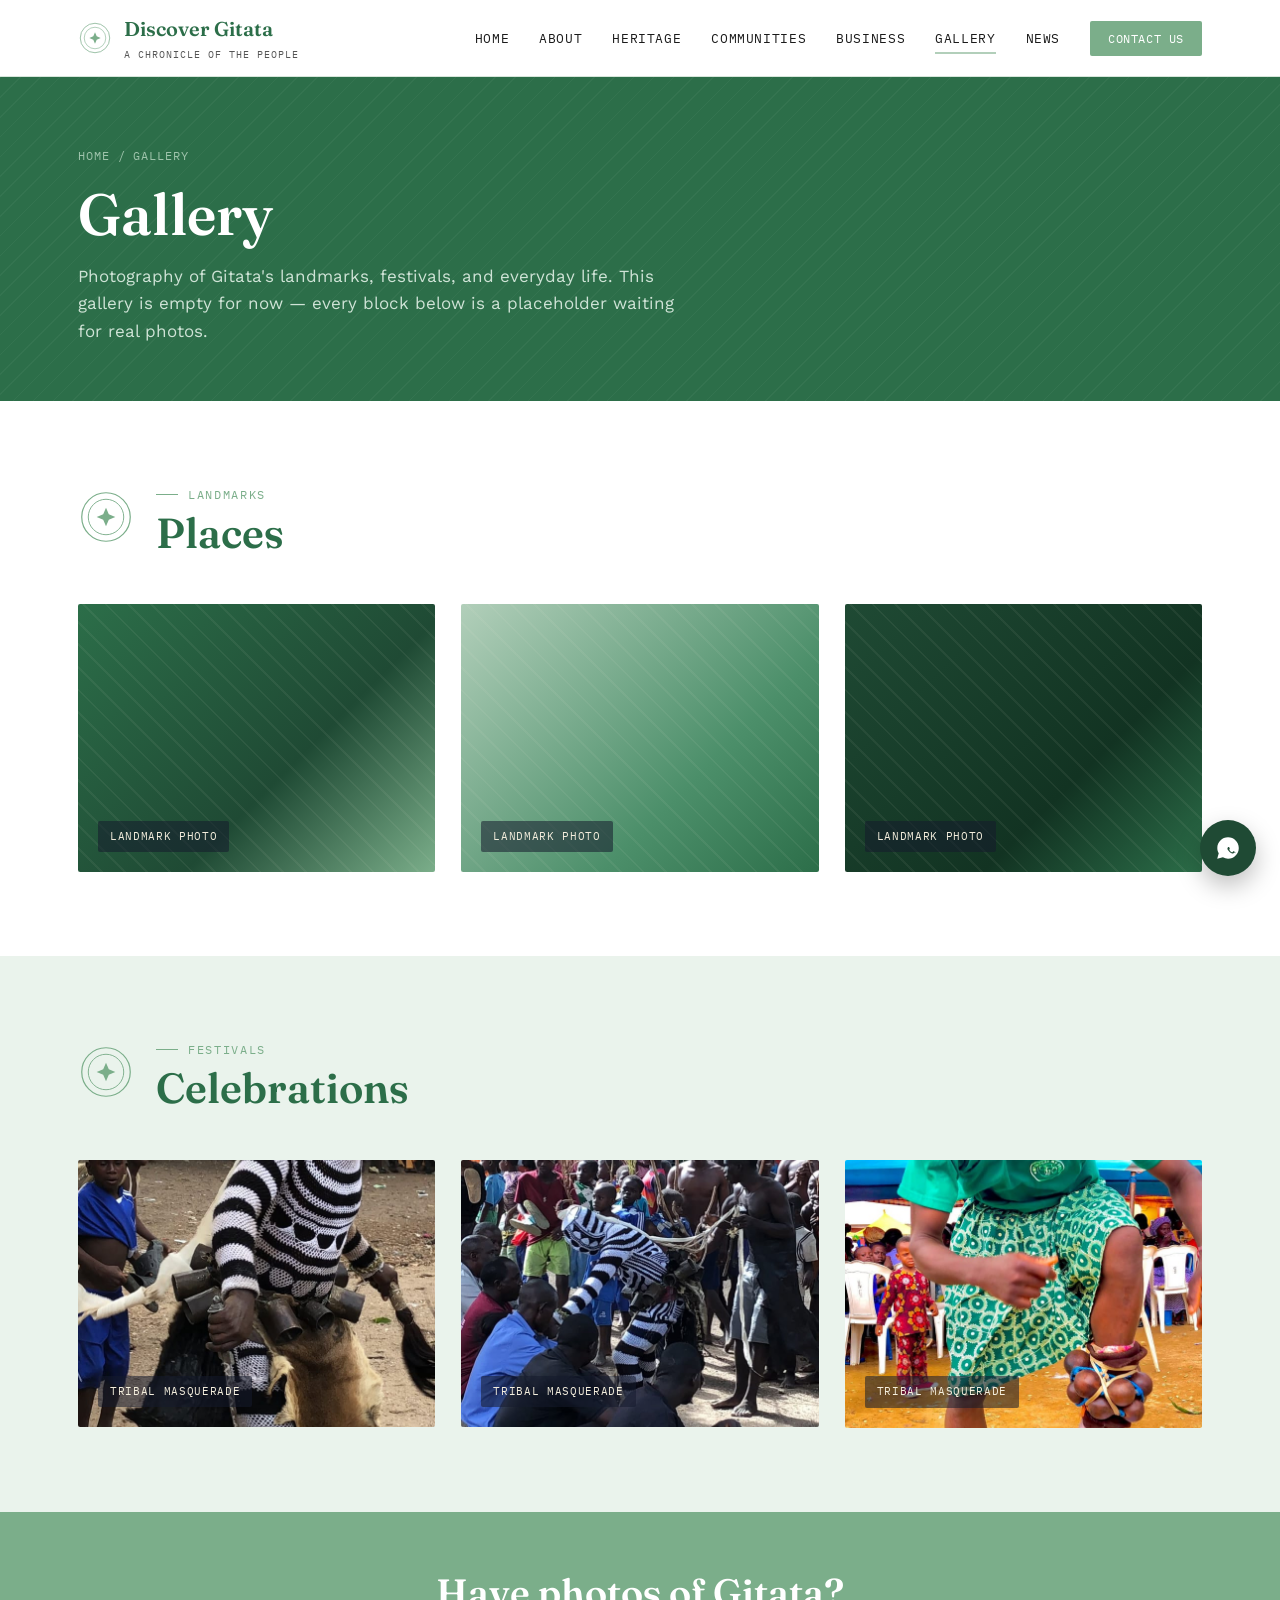
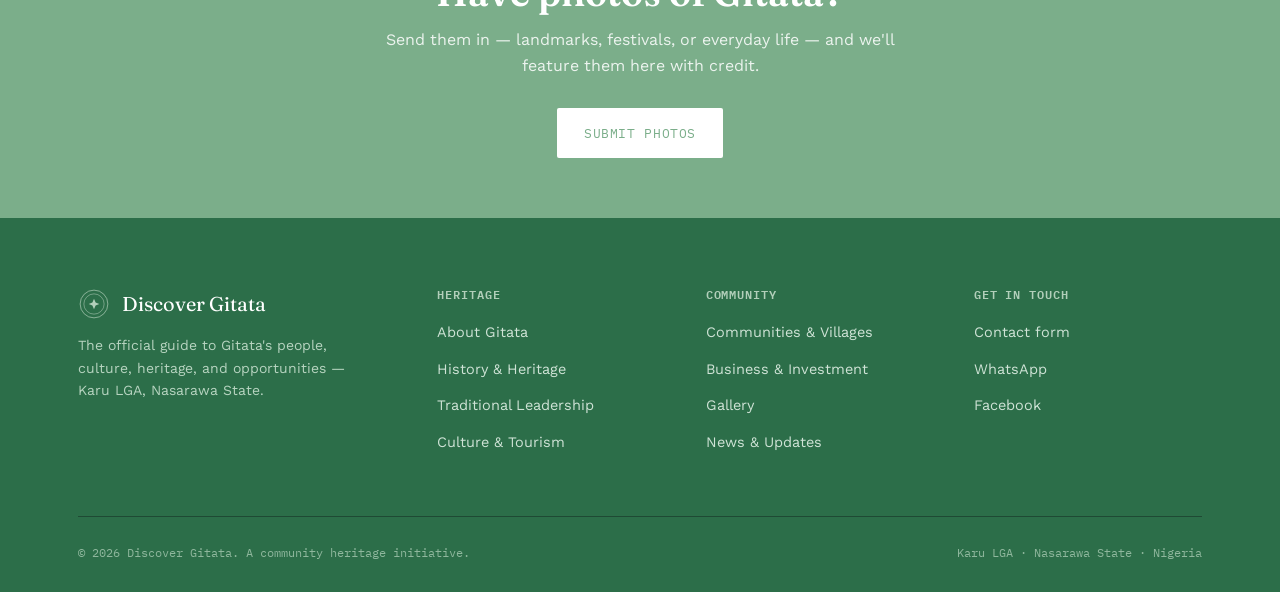
<file: gallery.html>
<!DOCTYPE html>
<html lang="en">
<head>
<meta charset="UTF-8">
<meta name="viewport" content="width=device-width, initial-scale=1.0">
<title>Gallery — Discover Gitata</title>
<meta name="description" content="Photography of Gitata landmarks, festivals, and everyday life.">
<link rel="stylesheet" href="css/style.css">
</head>
<body>

<nav class="site-nav">
  <div class="wrap">
    <a href="index.html" class="brand">
      <svg class="seal" viewBox="0 0 60 60" xmlns="http://www.w3.org/2000/svg" aria-hidden="true">
        <circle cx="30" cy="30" r="26" stroke-width="1.3"/>
        <circle cx="30" cy="30" r="19" stroke-width="1"/>
        <path class="seal-core" d="M30 20L33 27L40 30L33 33L30 40L27 33L20 30L27 27Z"/>
      </svg>
      <span>Discover Gitata<span class="brand-sub">A Chronicle of the People</span></span>
    </a>
    <button class="nav-toggle" aria-label="Toggle menu" aria-expanded="false"><span></span><span></span><span></span></button>
    <ul class="nav-links">
      <li><a href="index.html" class="nav-link">Home</a></li>
      <li><a href="about.html" class="nav-link">About</a></li>
      <li class="has-dropdown">
        <a href="#" class="nav-link">Heritage</a>
        <div class="dropdown">
          <a href="history.html">History &amp; Heritage</a>
          <a href="leadership.html">Traditional Leadership</a>
          <a href="culture.html">Culture &amp; Tourism</a>
        </div>
      </li>
      <li><a href="communities.html" class="nav-link">Communities</a></li>
      <li><a href="business.html" class="nav-link">Business</a></li>
      <li class="active"><a href="gallery.html" class="nav-link">Gallery</a></li>
      <li><a href="news.html" class="nav-link">News</a></li>
      <li><a href="contact.html" class="nav-cta">Contact Us</a></li>
    </ul>
  </div>
</nav>


<header class="sub-hero">
  <div class="wrap">
    <div class="crumb"><a href="index.html">Home</a> / Gallery</div>
    <h1>Gallery</h1>
    <p class="lede">Photography of Gitata's landmarks, festivals, and everyday life. This gallery is empty for now — every block below is a placeholder waiting for real photos.</p>
  </div>
</header>

<section>
  <div class="wrap">
    <div class="section-head">
      <svg class="seal" viewBox="0 0 60 60" xmlns="http://www.w3.org/2000/svg" aria-hidden="true"><circle cx="30" cy="30" r="26" stroke-width="1.3"/><circle cx="30" cy="30" r="19" stroke-width="1"/><path class="seal-core" d="M30 20L33 27L40 30L33 33L30 40L27 33L20 30L27 27Z"/></svg>
      <div>
        <div class="eyebrow">Landmarks</div>
        <h2>Places</h2>
      </div>
    </div>
    <div class="grid grid-3">
      <div class="media-block"><span>Landmark photo</span></div>
      <div class="media-block tone-gold"><span>Landmark photo</span></div>
      <div class="media-block tone-forest"><span>Landmark photo</span></div>
    </div>
  </div>
</section>

<section class="section-alt">
  <div class="wrap">
    <div class="section-head">
      <svg class="seal" viewBox="0 0 60 60" xmlns="http://www.w3.org/2000/svg" aria-hidden="true"><circle cx="30" cy="30" r="26" stroke-width="1.3"/><circle cx="30" cy="30" r="19" stroke-width="1"/><path class="seal-core" d="M30 20L33 27L40 30L33 33L30 40L27 33L20 30L27 27Z"/></svg>
      <div>
        <div class="eyebrow">Festivals</div>
        <h2>Celebrations</h2>
      </div>
    </div>
    <div class="grid grid-3">
      <div class="photo-block"><img src="images/masquerade-1.jpg" alt="Traditional masquerade dance, Gitata"><span class="photo-caption">Tribal masquerade</span></div>
      <div class="photo-block"><img src="images/masquerade-2.jpg" alt="Traditional masquerade dance with crowd, Gitata"><span class="photo-caption">Tribal masquerade</span></div>
      <div class="photo-block"><img src="images/masquerade-3.jpg" alt="Traditional dancer with leg rattles, Gitata"><span class="photo-caption">Tribal masquerade</span></div>
    </div>
  </div>
</section>

<section class="cta-band">
  <div class="wrap">
    <h2>Have photos of Gitata?</h2>
    <p class="lede">Send them in — landmarks, festivals, or everyday life — and we'll feature them here with credit.</p>
    <a href="contact.html" class="btn" style="background:#fff; color:var(--laterite);">Submit photos</a>
  </div>
</section>


<footer>
  <div class="wrap">
    <div class="footer-grid">
      <div>
        <div class="footer-brand">
          <svg class="seal" viewBox="0 0 60 60" xmlns="http://www.w3.org/2000/svg" aria-hidden="true"><circle cx="30" cy="30" r="26" stroke-width="1.3"/><circle cx="30" cy="30" r="19" stroke-width="1"/><path class="seal-core" d="M30 20L33 27L40 30L33 33L30 40L27 33L20 30L27 27Z"/></svg>
          <span>Discover Gitata</span>
        </div>
        <p>The official guide to Gitata's people, culture, heritage, and opportunities — Karu LGA, Nasarawa State.</p>
      </div>
      <div>
        <h4>Heritage</h4>
        <ul class="footer-links">
          <li><a href="about.html">About Gitata</a></li>
          <li><a href="history.html">History &amp; Heritage</a></li>
          <li><a href="leadership.html">Traditional Leadership</a></li>
          <li><a href="culture.html">Culture &amp; Tourism</a></li>
        </ul>
      </div>
      <div>
        <h4>Community</h4>
        <ul class="footer-links">
          <li><a href="communities.html">Communities &amp; Villages</a></li>
          <li><a href="business.html">Business &amp; Investment</a></li>
          <li><a href="gallery.html">Gallery</a></li>
          <li><a href="news.html">News &amp; Updates</a></li>
        </ul>
      </div>
      <div>
        <h4>Get in touch</h4>
        <ul class="footer-links">
          <li><a href="contact.html">Contact form</a></li>
          <li><a href="https://wa.me/2349159329638" target="_blank" rel="noopener">WhatsApp</a></li><li><a href="https://www.facebook.com/share/1D8crczQYN/" target="_blank" rel="noopener">Facebook</a></li>
        </ul>
      </div>
    </div>
    <div class="footer-bottom">
      <span>© 2026 Discover Gitata. A community heritage initiative.</span>
      <span>Karu LGA · Nasarawa State · Nigeria</span>
    </div>
  </div>
</footer>

<a class="wa-float" href="https://wa.me/2349159329638" target="_blank" rel="noopener" aria-label="Chat on WhatsApp">
  <svg width="26" height="26" viewBox="0 0 24 24" fill="#fff"><path d="M12.04 2C6.58 2 2.13 6.45 2.13 11.91c0 1.75.46 3.46 1.32 4.96L2.05 22l5.25-1.38a9.9 9.9 0 0 0 4.74 1.2h.01c5.46 0 9.91-4.45 9.91-9.91C21.96 6.45 17.5 2 12.04 2Zm5.79 14a1.6 1.6 0 0 1-1.11.98c-.29.06-.66.11-1.9-.4-1.6-.66-2.63-2.28-2.71-2.39-.08-.11-.65-.86-.65-1.65s.41-1.17.56-1.33c.14-.16.31-.2.42-.2h.3c.1 0 .23-.02.36.28.14.32.47 1.11.51 1.19.04.08.07.18.01.29-.06.11-.09.18-.18.27-.09.1-.19.22-.27.3-.09.09-.19.19-.08.37.11.19.49.81 1.05 1.31.72.65 1.33.85 1.52.94.19.09.3.08.41-.05.11-.13.47-.55.6-.74.13-.19.25-.16.42-.1.17.06 1.08.51 1.27.6.19.09.32.14.36.22.05.08.05.44-.1.87Z"/></svg>
</a>

<script src="js/main.js"></script>
</body>
</html>
</file>
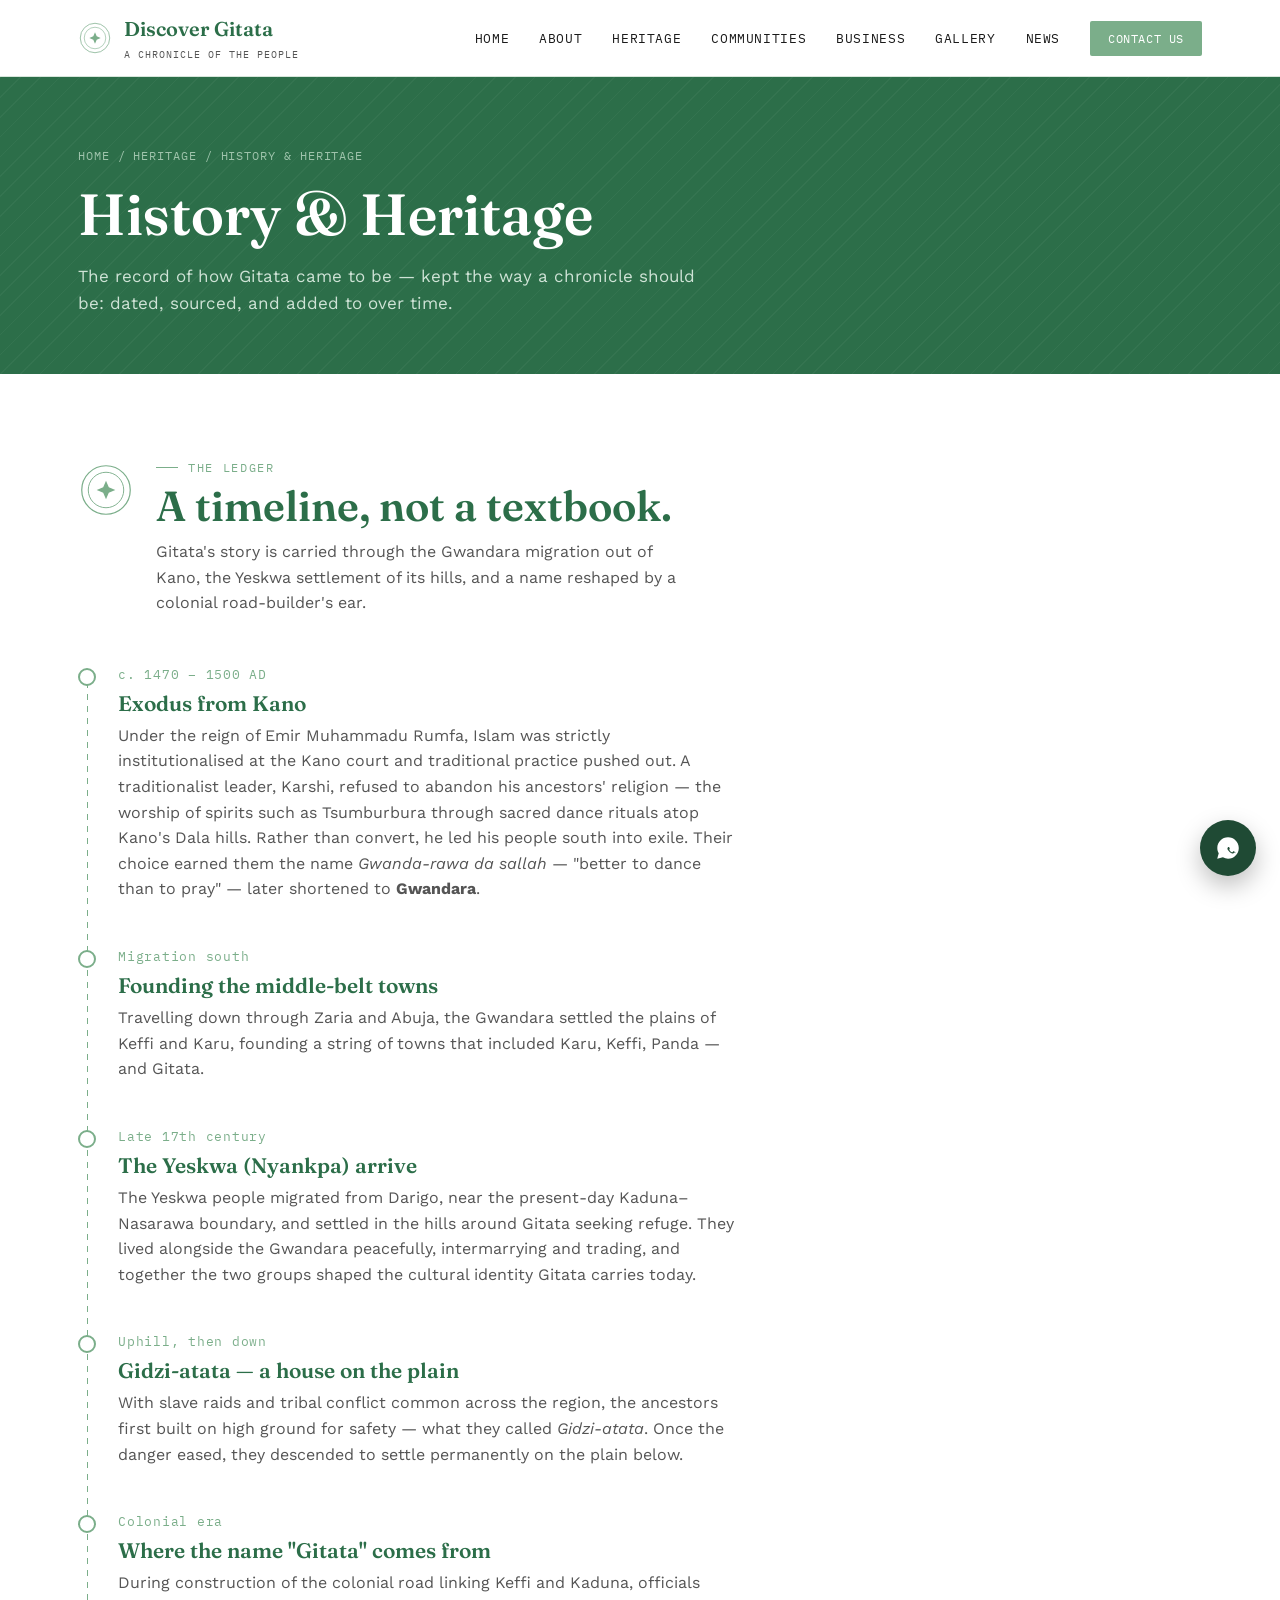
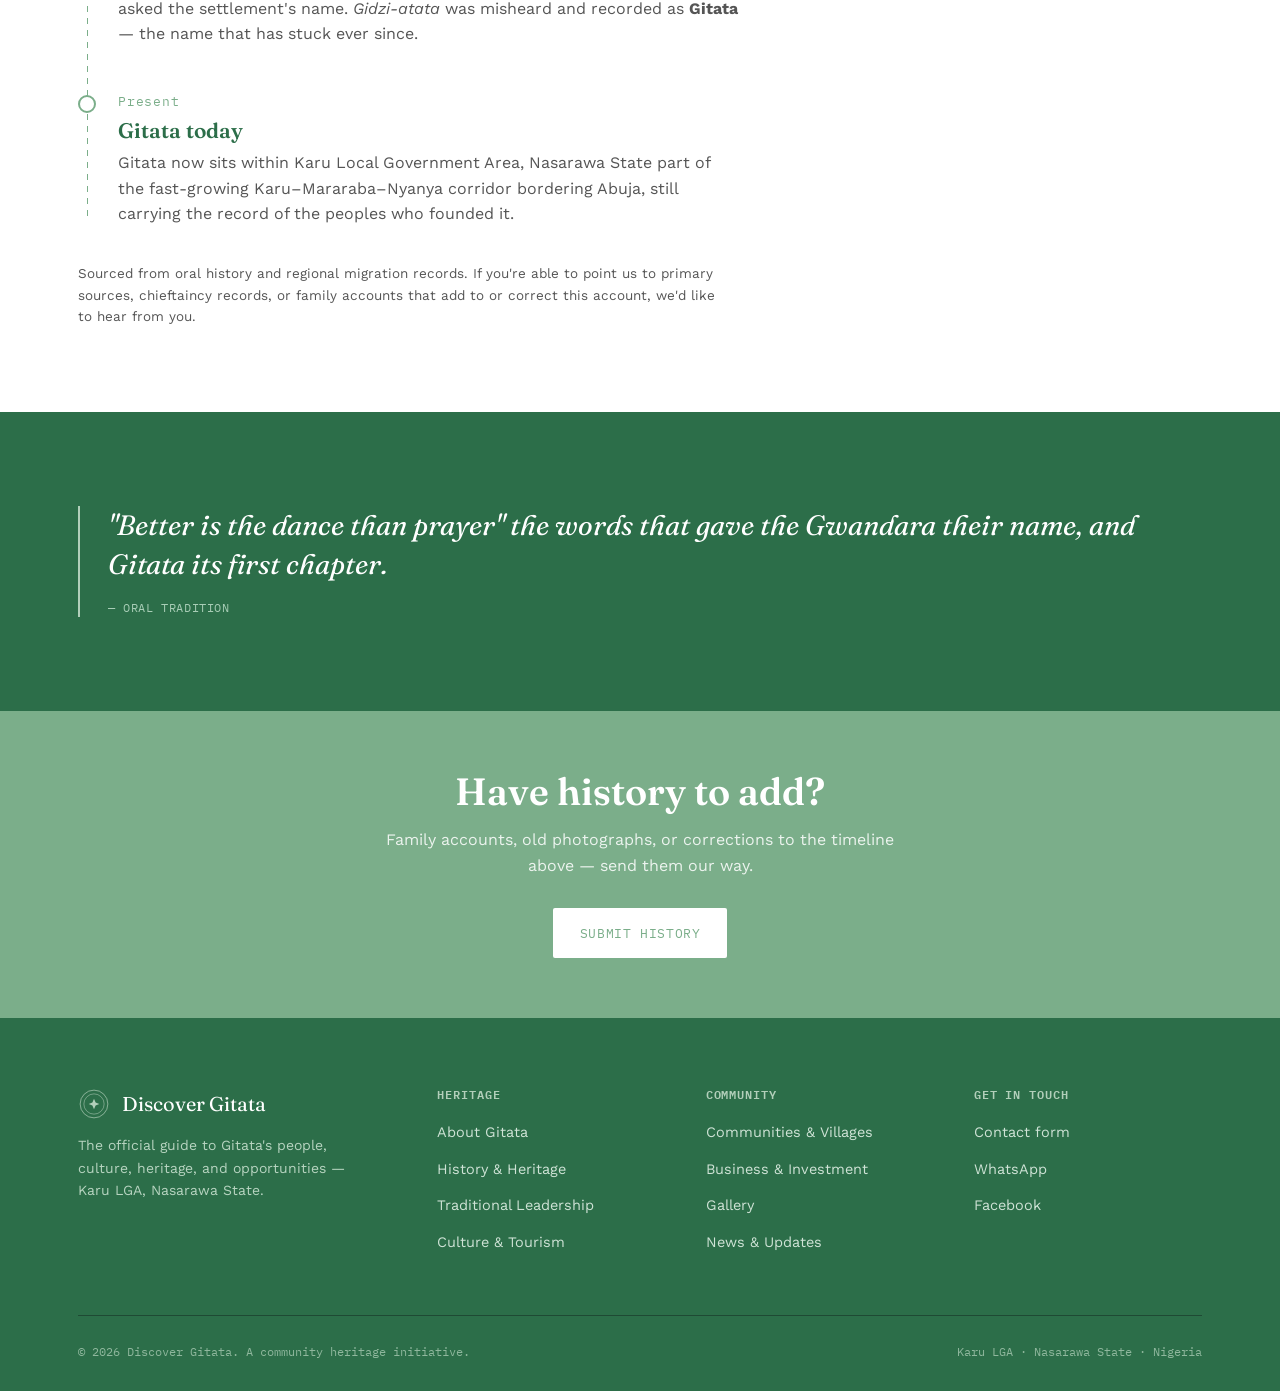
<file: history.html>
<!doctype html>
<html lang="en">
  <head>
    <meta charset="UTF-8" />
    <meta name="viewport" content="width=device-width, initial-scale=1.0" />
    <title>History & Heritage Discover Gitata</title>
    <meta
      name="description"
      content="A timeline of Gitata history and heritage."
    />
    <link rel="stylesheet" href="css/style.css" />
  </head>
  <body>
    <nav class="site-nav">
      <div class="wrap">
        <a href="index.html" class="brand">
          <svg
            class="seal"
            viewBox="0 0 60 60"
            xmlns="http://www.w3.org/2000/svg"
            aria-hidden="true"
          >
            <circle cx="30" cy="30" r="26" stroke-width="1.3" />
            <circle cx="30" cy="30" r="19" stroke-width="1" />
            <path
              class="seal-core"
              d="M30 20L33 27L40 30L33 33L30 40L27 33L20 30L27 27Z"
            />
          </svg>
          <span
            >Discover Gitata<span class="brand-sub"
              >A Chronicle of the People</span
            ></span
          >
        </a>
        <button
          class="nav-toggle"
          aria-label="Toggle menu"
          aria-expanded="false"
        >
          <span></span><span></span><span></span>
        </button>
        <ul class="nav-links">
          <li><a href="index.html" class="nav-link">Home</a></li>
          <li><a href="about.html" class="nav-link">About</a></li>
          <li class="has-dropdown">
            <a href="#" class="nav-link">Heritage</a>
            <div class="dropdown">
              <a href="history.html">History &amp; Heritage</a>
              <a href="leadership.html">Traditional Leadership</a>
              <a href="culture.html">Culture &amp; Tourism</a>
            </div>
          </li>
          <li><a href="communities.html" class="nav-link">Communities</a></li>
          <li><a href="business.html" class="nav-link">Business</a></li>
          <li><a href="gallery.html" class="nav-link">Gallery</a></li>
          <li><a href="news.html" class="nav-link">News</a></li>
          <li><a href="contact.html" class="nav-cta">Contact Us</a></li>
        </ul>
      </div>
    </nav>

    <header class="sub-hero">
      <div class="wrap">
        <div class="crumb">
          <a href="index.html">Home</a> / Heritage / History &amp; Heritage
        </div>
        <h1>History &amp; Heritage</h1>
        <p class="lede">
          The record of how Gitata came to be — kept the way a chronicle should
          be: dated, sourced, and added to over time.
        </p>
      </div>
    </header>

    <section>
      <div class="wrap">
        <div class="section-head">
          <svg
            class="seal"
            viewBox="0 0 60 60"
            xmlns="http://www.w3.org/2000/svg"
            aria-hidden="true"
          >
            <circle cx="30" cy="30" r="26" stroke-width="1.3" />
            <circle cx="30" cy="30" r="19" stroke-width="1" />
            <path
              class="seal-core"
              d="M30 20L33 27L40 30L33 33L30 40L27 33L20 30L27 27Z"
            />
          </svg>
          <div>
            <div class="eyebrow">The ledger</div>
            <h2>A timeline, not a textbook.</h2>
            <p class="lede">
              Gitata's story is carried through the Gwandara migration out of
              Kano, the Yeskwa settlement of its hills, and a name reshaped by a
              colonial road-builder's ear.
            </p>
          </div>
        </div>

        <div class="ledger">
          <div class="ledger-entry">
            <span class="ledger-date">c. 1470 – 1500 AD</span>
            <h3>Exodus from Kano</h3>
            <p>
              Under the reign of Emir Muhammadu Rumfa, Islam was strictly
              institutionalised at the Kano court and traditional practice
              pushed out. A traditionalist leader, Karshi, refused to abandon
              his ancestors' religion — the worship of spirits such as
              Tsumburbura through sacred dance rituals atop Kano's Dala hills.
              Rather than convert, he led his people south into exile. Their
              choice earned them the name <em>Gwanda-rawa da sallah</em> —
              "better to dance than to pray" — later shortened to
              <strong>Gwandara</strong>.
            </p>
          </div>
          <div class="ledger-entry">
            <span class="ledger-date">Migration south</span>
            <h3>Founding the middle-belt towns</h3>
            <p>
              Travelling down through Zaria and Abuja, the Gwandara settled the
              plains of Keffi and Karu, founding a string of towns that included
              Karu, Keffi, Panda — and Gitata.
            </p>
          </div>
          <div class="ledger-entry">
            <span class="ledger-date">Late 17th century</span>
            <h3>The Yeskwa (Nyankpa) arrive</h3>
            <p>
              The Yeskwa people migrated from Darigo, near the present-day
              Kaduna–Nasarawa boundary, and settled in the hills around Gitata
              seeking refuge. They lived alongside the Gwandara peacefully,
              intermarrying and trading, and together the two groups shaped the
              cultural identity Gitata carries today.
            </p>
          </div>
          <div class="ledger-entry">
            <span class="ledger-date">Uphill, then down</span>
            <h3>Gidzi-atata — a house on the plain</h3>
            <p>
              With slave raids and tribal conflict common across the region, the
              ancestors first built on high ground for safety — what they called
              <em>Gidzi-atata</em>. Once the danger eased, they descended to
              settle permanently on the plain below.
            </p>
          </div>
          <div class="ledger-entry">
            <span class="ledger-date">Colonial era</span>
            <h3>Where the name "Gitata" comes from</h3>
            <p>
              During construction of the colonial road linking Keffi and Kaduna,
              officials asked the settlement's name. <em>Gidzi-atata</em> was
              misheard and recorded as <strong>Gitata</strong> — the name that
              has stuck ever since.
            </p>
          </div>
          <div class="ledger-entry">
            <span class="ledger-date">Present</span>
            <h3>Gitata today</h3>
            <p>
              Gitata now sits within Karu Local Government Area, Nasarawa State
              part of the fast-growing Karu–Mararaba–Nyanya corridor bordering
              Abuja, still carrying the record of the peoples who founded it.
            </p>
          </div>
        </div>

        <p
          style="
            margin-top: 36px;
            color: var(--ink-soft);
            max-width: 640px;
            font-size: 13.5px;
          "
        >
          Sourced from oral history and regional migration records. If you're
          able to point us to primary sources, chieftaincy records, or family
          accounts that add to or correct this account, we'd like to hear from
          you.
        </p>
      </div>
    </section>

    <section class="section-dark">
      <div class="wrap">
        <div class="pull">
          <p>
            "Better is the dance than prayer" the words that gave the Gwandara
            their name, and Gitata its first chapter.
          </p>
          <cite>— Oral tradition</cite>
        </div>
      </div>
    </section>

    <section class="cta-band">
      <div class="wrap">
        <h2>Have history to add?</h2>
        <p class="lede">
          Family accounts, old photographs, or corrections to the timeline above
          — send them our way.
        </p>
        <a
          href="contact.html"
          class="btn"
          style="background: #fff; color: var(--laterite)"
          >Submit history</a
        >
      </div>
    </section>

    <footer>
      <div class="wrap">
        <div class="footer-grid">
          <div>
            <div class="footer-brand">
              <svg
                class="seal"
                viewBox="0 0 60 60"
                xmlns="http://www.w3.org/2000/svg"
                aria-hidden="true"
              >
                <circle cx="30" cy="30" r="26" stroke-width="1.3" />
                <circle cx="30" cy="30" r="19" stroke-width="1" />
                <path
                  class="seal-core"
                  d="M30 20L33 27L40 30L33 33L30 40L27 33L20 30L27 27Z"
                />
              </svg>
              <span>Discover Gitata</span>
            </div>
            <p>
              The official guide to Gitata's people, culture, heritage, and
              opportunities — Karu LGA, Nasarawa State.
            </p>
          </div>
          <div>
            <h4>Heritage</h4>
            <ul class="footer-links">
              <li><a href="about.html">About Gitata</a></li>
              <li><a href="history.html">History &amp; Heritage</a></li>
              <li><a href="leadership.html">Traditional Leadership</a></li>
              <li><a href="culture.html">Culture &amp; Tourism</a></li>
            </ul>
          </div>
          <div>
            <h4>Community</h4>
            <ul class="footer-links">
              <li><a href="communities.html">Communities &amp; Villages</a></li>
              <li><a href="business.html">Business &amp; Investment</a></li>
              <li><a href="gallery.html">Gallery</a></li>
              <li><a href="news.html">News &amp; Updates</a></li>
            </ul>
          </div>
          <div>
            <h4>Get in touch</h4>
            <ul class="footer-links">
              <li><a href="contact.html">Contact form</a></li>
              <li>
                <a
                  href="https://wa.me/2349159329638"
                  target="_blank"
                  rel="noopener"
                  >WhatsApp</a
                >
              </li>
              <li>
                <a
                  href="https://www.facebook.com/share/1D8crczQYN/"
                  target="_blank"
                  rel="noopener"
                  >Facebook</a
                >
              </li>
            </ul>
          </div>
        </div>
        <div class="footer-bottom">
          <span>© 2026 Discover Gitata. A community heritage initiative.</span>
          <span>Karu LGA · Nasarawa State · Nigeria</span>
        </div>
      </div>
    </footer>

    <a
      class="wa-float"
      href="https://wa.me/2349159329638"
      target="_blank"
      rel="noopener"
      aria-label="Chat on WhatsApp"
    >
      <svg width="26" height="26" viewBox="0 0 24 24" fill="#fff">
        <path
          d="M12.04 2C6.58 2 2.13 6.45 2.13 11.91c0 1.75.46 3.46 1.32 4.96L2.05 22l5.25-1.38a9.9 9.9 0 0 0 4.74 1.2h.01c5.46 0 9.91-4.45 9.91-9.91C21.96 6.45 17.5 2 12.04 2Zm5.79 14a1.6 1.6 0 0 1-1.11.98c-.29.06-.66.11-1.9-.4-1.6-.66-2.63-2.28-2.71-2.39-.08-.11-.65-.86-.65-1.65s.41-1.17.56-1.33c.14-.16.31-.2.42-.2h.3c.1 0 .23-.02.36.28.14.32.47 1.11.51 1.19.04.08.07.18.01.29-.06.11-.09.18-.18.27-.09.1-.19.22-.27.3-.09.09-.19.19-.08.37.11.19.49.81 1.05 1.31.72.65 1.33.85 1.52.94.19.09.3.08.41-.05.11-.13.47-.55.6-.74.13-.19.25-.16.42-.1.17.06 1.08.51 1.27.6.19.09.32.14.36.22.05.08.05.44-.1.87Z"
        />
      </svg>
    </a>

    <script src="js/main.js"></script>
  </body>
</html>
</file>
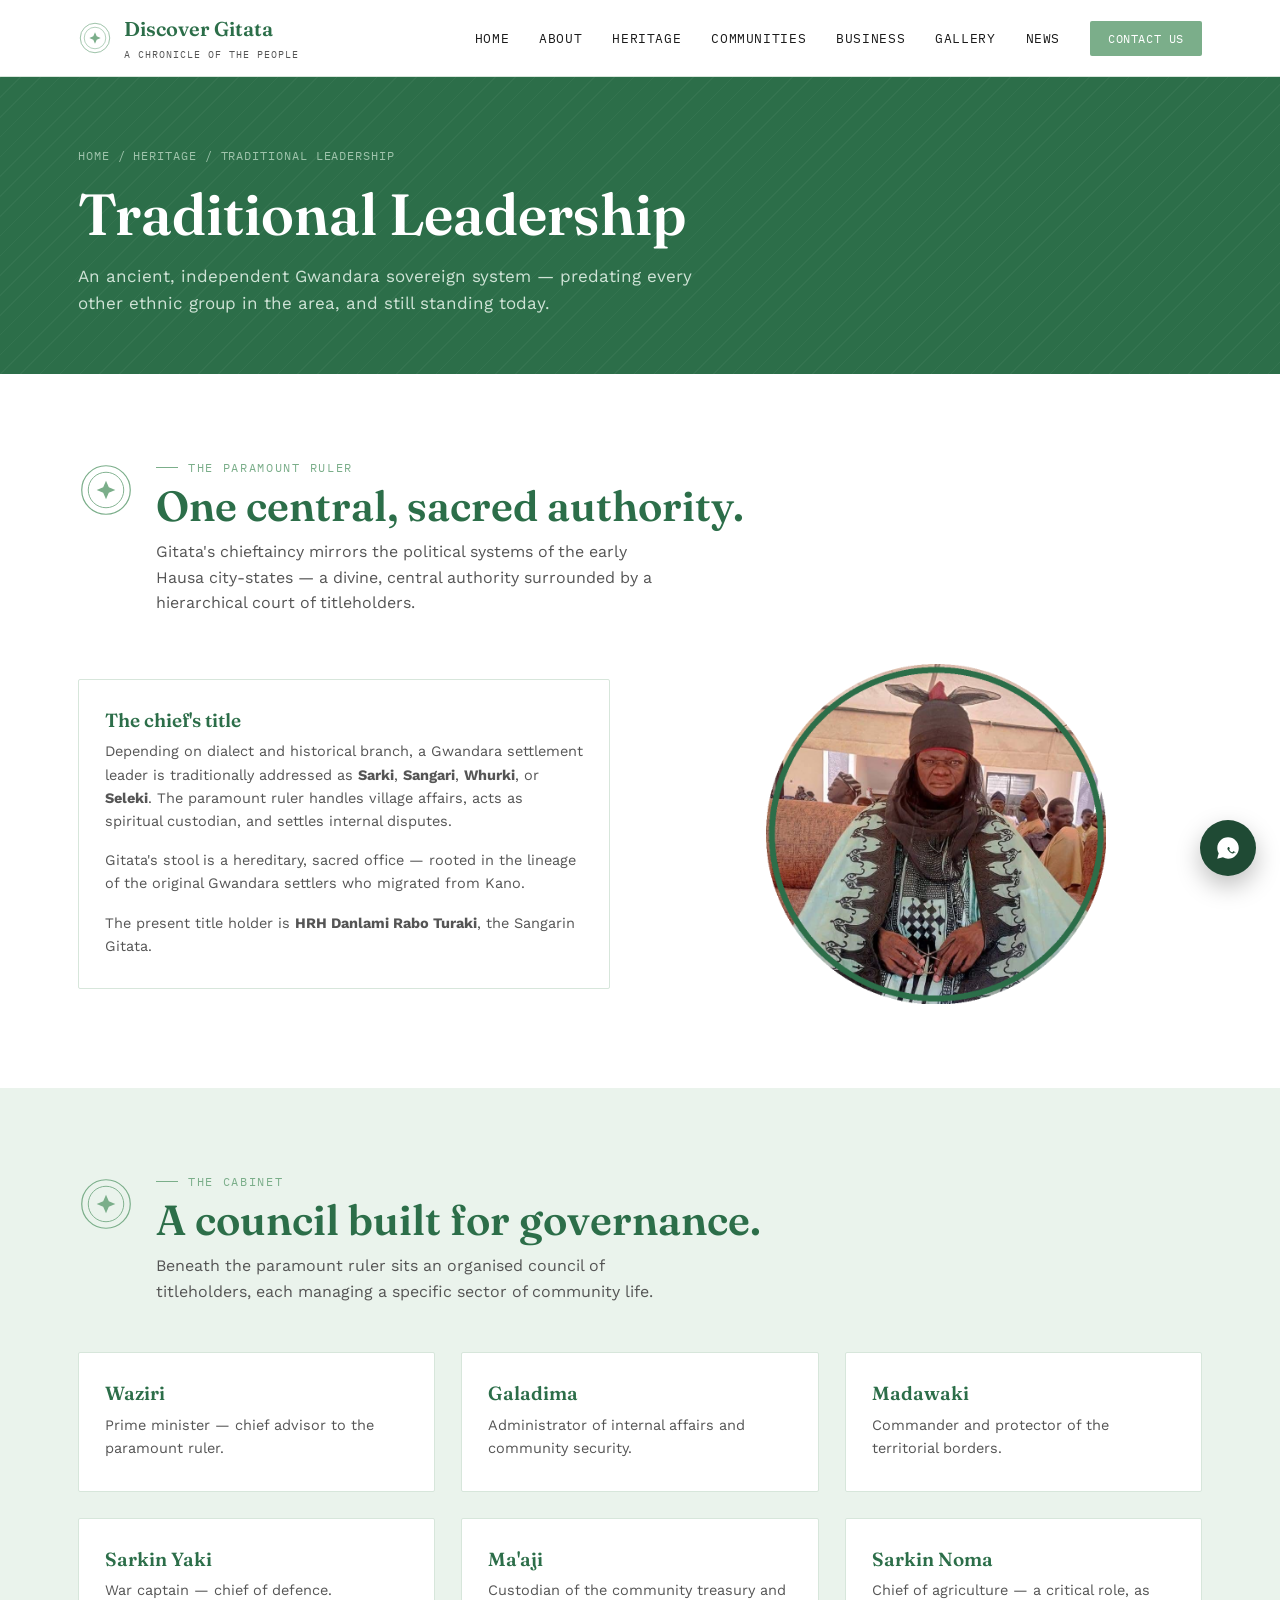
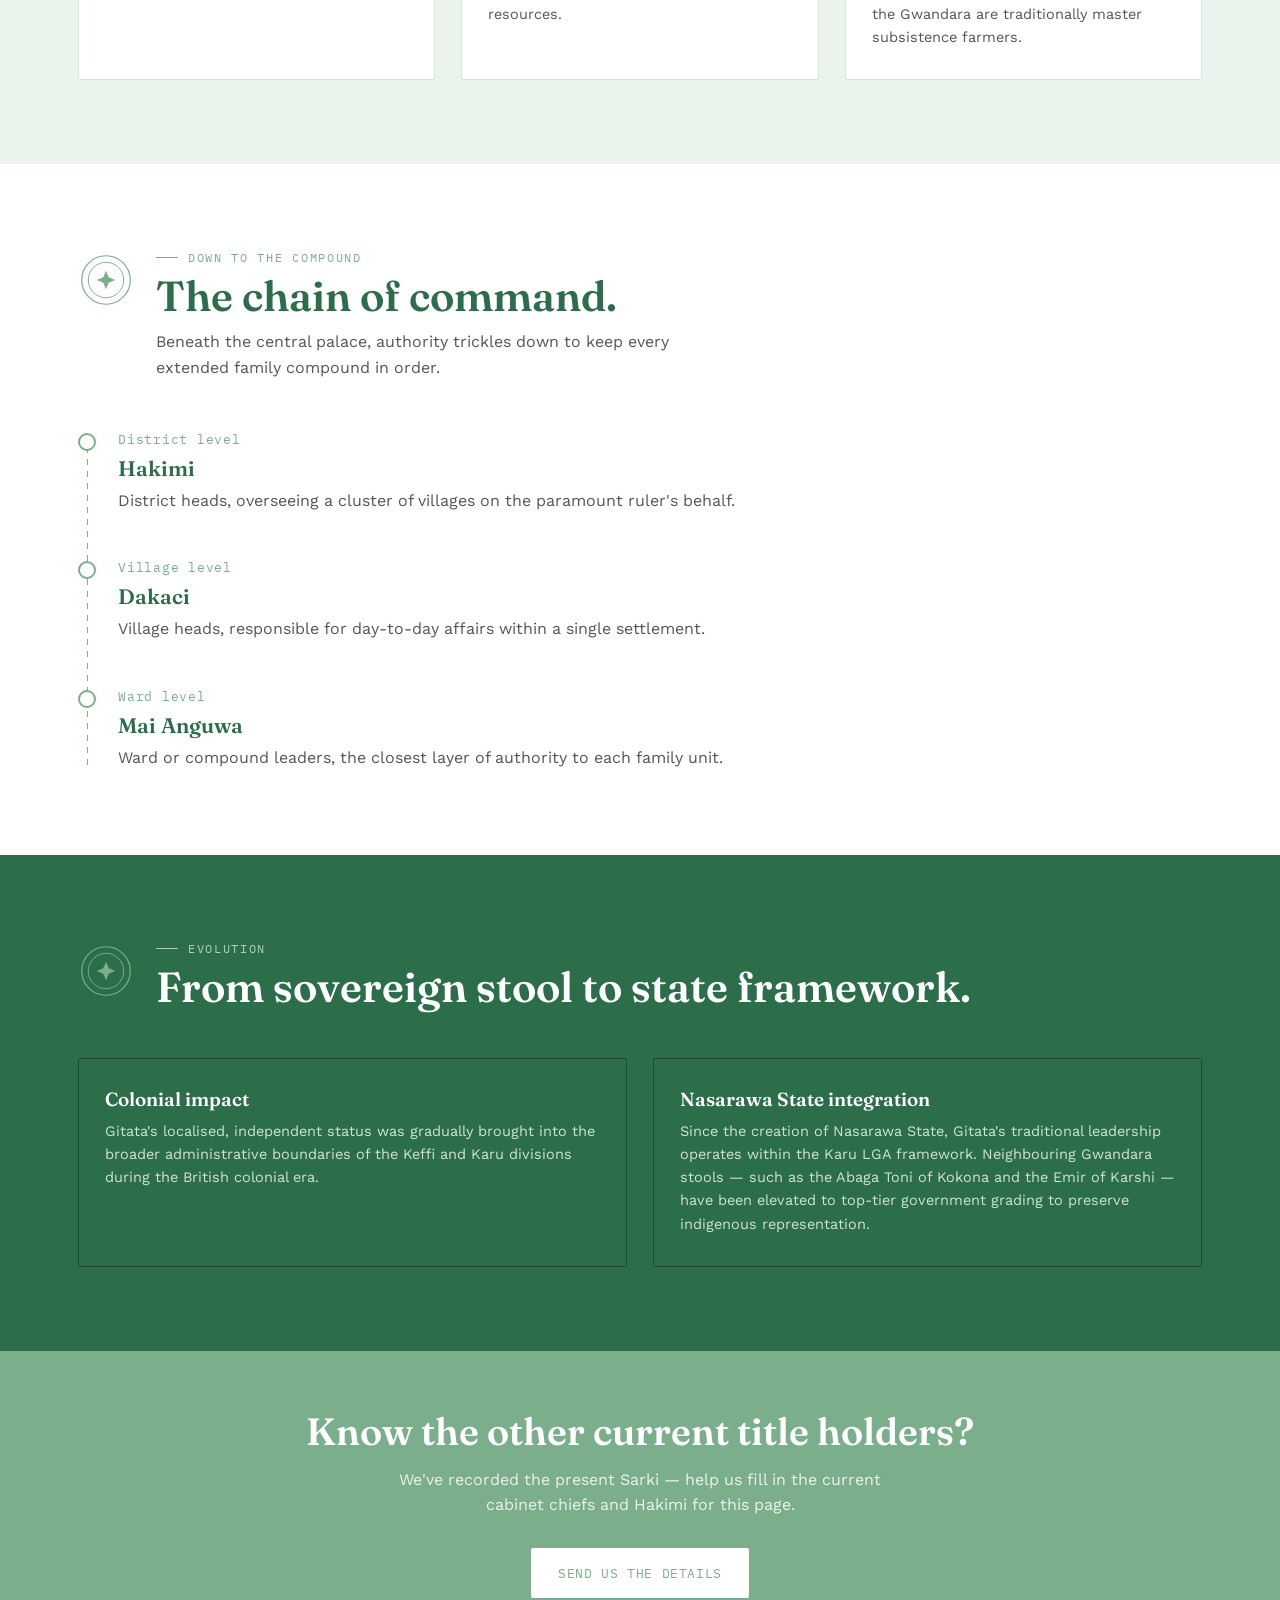
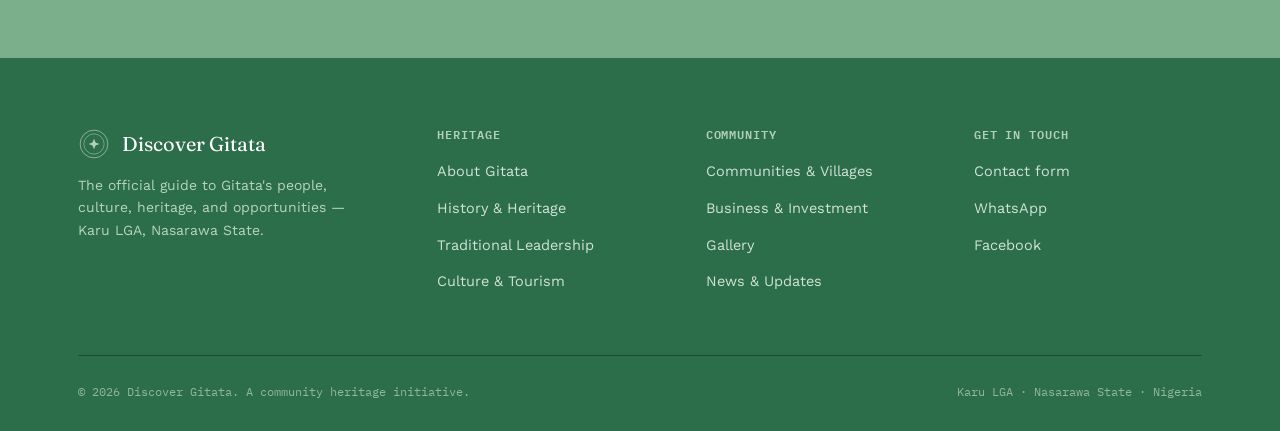
<file: leadership.html>
<!DOCTYPE html>
<html lang="en">
<head>
<meta charset="UTF-8">
<meta name="viewport" content="width=device-width, initial-scale=1.0">
<title>Traditional Leadership — Discover Gitata</title>
<meta name="description" content="Gitata traditional leadership structure and custodians of custom.">
<link rel="stylesheet" href="css/style.css">
</head>
<body>

<nav class="site-nav">
  <div class="wrap">
    <a href="index.html" class="brand">
      <svg class="seal" viewBox="0 0 60 60" xmlns="http://www.w3.org/2000/svg" aria-hidden="true">
        <circle cx="30" cy="30" r="26" stroke-width="1.3"/>
        <circle cx="30" cy="30" r="19" stroke-width="1"/>
        <path class="seal-core" d="M30 20L33 27L40 30L33 33L30 40L27 33L20 30L27 27Z"/>
      </svg>
      <span>Discover Gitata<span class="brand-sub">A Chronicle of the People</span></span>
    </a>
    <button class="nav-toggle" aria-label="Toggle menu" aria-expanded="false"><span></span><span></span><span></span></button>
    <ul class="nav-links">
      <li><a href="index.html" class="nav-link">Home</a></li>
      <li><a href="about.html" class="nav-link">About</a></li>
      <li class="has-dropdown">
        <a href="#" class="nav-link">Heritage</a>
        <div class="dropdown">
          <a href="history.html">History &amp; Heritage</a>
          <a href="leadership.html">Traditional Leadership</a>
          <a href="culture.html">Culture &amp; Tourism</a>
        </div>
      </li>
      <li><a href="communities.html" class="nav-link">Communities</a></li>
      <li><a href="business.html" class="nav-link">Business</a></li>
      <li><a href="gallery.html" class="nav-link">Gallery</a></li>
      <li><a href="news.html" class="nav-link">News</a></li>
      <li><a href="contact.html" class="nav-cta">Contact Us</a></li>
    </ul>
  </div>
</nav>


<header class="sub-hero">
  <div class="wrap">
    <div class="crumb"><a href="index.html">Home</a> / Heritage / Traditional Leadership</div>
    <h1>Traditional Leadership</h1>
    <p class="lede">An ancient, independent Gwandara sovereign system — predating every other ethnic group in the area, and still standing today.</p>
  </div>
</header>

<section>
  <div class="wrap">
    <div class="section-head">
      <svg class="seal" viewBox="0 0 60 60" xmlns="http://www.w3.org/2000/svg" aria-hidden="true"><circle cx="30" cy="30" r="26" stroke-width="1.3"/><circle cx="30" cy="30" r="19" stroke-width="1"/><path class="seal-core" d="M30 20L33 27L40 30L33 33L30 40L27 33L20 30L27 27Z"/></svg>
      <div>
        <div class="eyebrow">The paramount ruler</div>
        <h2>One central, sacred authority.</h2>
        <p class="lede">Gitata's chieftaincy mirrors the political systems of the early Hausa city-states — a divine, central authority surrounded by a hierarchical court of titleholders.</p>
      </div>
    </div>
    <div class="grid grid-2" style="align-items:center; gap:60px;">
      <div class="card">
        <h3>The chief's title</h3>
        <p>Depending on dialect and historical branch, a Gwandara settlement leader is traditionally addressed as <strong>Sarki</strong>, <strong>Sangari</strong>, <strong>Whurki</strong>, or <strong>Seleki</strong>. The paramount ruler handles village affairs, acts as spiritual custodian, and settles internal disputes.</p>
        <p style="margin-top:16px;">Gitata's stool is a hereditary, sacred office — rooted in the lineage of the original Gwandara settlers who migrated from Kano.</p>
        <p style="margin-top:16px;">The present title holder is <strong>HRH Danlami Rabo Turaki</strong>, the Sangarin Gitata.</p>
      </div>
      <div style="display:flex; align-items:center; justify-content:center;">
        <img src="images/sarki-danlami-rabo-turaki-circle.png" alt="HRH Danlami Rabo Turaki, Sangarin Gitata" style="width:100%; max-width:340px; height:auto;">
      </div>
    </div>
  </div>
</section>

<section class="section-alt">
  <div class="wrap">
    <div class="section-head">
      <svg class="seal" viewBox="0 0 60 60" xmlns="http://www.w3.org/2000/svg" aria-hidden="true"><circle cx="30" cy="30" r="26" stroke-width="1.3"/><circle cx="30" cy="30" r="19" stroke-width="1"/><path class="seal-core" d="M30 20L33 27L40 30L33 33L30 40L27 33L20 30L27 27Z"/></svg>
      <div>
        <div class="eyebrow">The cabinet</div>
        <h2>A council built for governance.</h2>
        <p class="lede">Beneath the paramount ruler sits an organised council of titleholders, each managing a specific sector of community life.</p>
      </div>
    </div>
    <div class="grid grid-3">
      <div class="card"><h3>Waziri</h3><p>Prime minister — chief advisor to the paramount ruler.</p></div>
      <div class="card"><h3>Galadima</h3><p>Administrator of internal affairs and community security.</p></div>
      <div class="card"><h3>Madawaki</h3><p>Commander and protector of the territorial borders.</p></div>
      <div class="card"><h3>Sarkin Yaki</h3><p>War captain — chief of defence.</p></div>
      <div class="card"><h3>Ma'aji</h3><p>Custodian of the community treasury and resources.</p></div>
      <div class="card"><h3>Sarkin Noma</h3><p>Chief of agriculture — a critical role, as the Gwandara are traditionally master subsistence farmers.</p></div>
    </div>
  </div>
</section>

<section>
  <div class="wrap">
    <div class="section-head">
      <svg class="seal" viewBox="0 0 60 60" xmlns="http://www.w3.org/2000/svg" aria-hidden="true"><circle cx="30" cy="30" r="26" stroke-width="1.3"/><circle cx="30" cy="30" r="19" stroke-width="1"/><path class="seal-core" d="M30 20L33 27L40 30L33 33L30 40L27 33L20 30L27 27Z"/></svg>
      <div>
        <div class="eyebrow">Down to the compound</div>
        <h2>The chain of command.</h2>
        <p class="lede">Beneath the central palace, authority trickles down to keep every extended family compound in order.</p>
      </div>
    </div>
    <div class="ledger">
      <div class="ledger-entry">
        <span class="ledger-date">District level</span>
        <h3>Hakimi</h3>
        <p>District heads, overseeing a cluster of villages on the paramount ruler's behalf.</p>
      </div>
      <div class="ledger-entry">
        <span class="ledger-date">Village level</span>
        <h3>Dakaci</h3>
        <p>Village heads, responsible for day-to-day affairs within a single settlement.</p>
      </div>
      <div class="ledger-entry">
        <span class="ledger-date">Ward level</span>
        <h3>Mai Anguwa</h3>
        <p>Ward or compound leaders, the closest layer of authority to each family unit.</p>
      </div>
    </div>
  </div>
</section>

<section class="section-dark">
  <div class="wrap">
    <div class="section-head">
      <svg class="seal" viewBox="0 0 60 60" xmlns="http://www.w3.org/2000/svg" aria-hidden="true"><circle cx="30" cy="30" r="26" stroke-width="1.3"/><circle cx="30" cy="30" r="19" stroke-width="1"/><path class="seal-core" d="M30 20L33 27L40 30L33 33L30 40L27 33L20 30L27 27Z"/></svg>
      <div>
        <div class="eyebrow">Evolution</div>
        <h2>From sovereign stool to state framework.</h2>
      </div>
    </div>
    <div class="grid grid-2">
      <div class="card" style="background:transparent; border-color:var(--line-dark);">
        <h3 style="color:#fff;">Colonial impact</h3>
        <p style="color:#CFE3D6;">Gitata's localised, independent status was gradually brought into the broader administrative boundaries of the Keffi and Karu divisions during the British colonial era.</p>
      </div>
      <div class="card" style="background:transparent; border-color:var(--line-dark);">
        <h3 style="color:#fff;">Nasarawa State integration</h3>
        <p style="color:#CFE3D6;">Since the creation of Nasarawa State, Gitata's traditional leadership operates within the Karu LGA framework. Neighbouring Gwandara stools — such as the Abaga Toni of Kokona and the Emir of Karshi — have been elevated to top-tier government grading to preserve indigenous representation.</p>
      </div>
    </div>
  </div>
</section>

<section class="cta-band">
  <div class="wrap">
    <h2>Know the other current title holders?</h2>
    <p class="lede">We've recorded the present Sarki — help us fill in the current cabinet chiefs and Hakimi for this page.</p>
    <a href="contact.html" class="btn" style="background:#fff; color:var(--laterite);">Send us the details</a>
  </div>
</section>


<footer>
  <div class="wrap">
    <div class="footer-grid">
      <div>
        <div class="footer-brand">
          <svg class="seal" viewBox="0 0 60 60" xmlns="http://www.w3.org/2000/svg" aria-hidden="true"><circle cx="30" cy="30" r="26" stroke-width="1.3"/><circle cx="30" cy="30" r="19" stroke-width="1"/><path class="seal-core" d="M30 20L33 27L40 30L33 33L30 40L27 33L20 30L27 27Z"/></svg>
          <span>Discover Gitata</span>
        </div>
        <p>The official guide to Gitata's people, culture, heritage, and opportunities — Karu LGA, Nasarawa State.</p>
      </div>
      <div>
        <h4>Heritage</h4>
        <ul class="footer-links">
          <li><a href="about.html">About Gitata</a></li>
          <li><a href="history.html">History &amp; Heritage</a></li>
          <li><a href="leadership.html">Traditional Leadership</a></li>
          <li><a href="culture.html">Culture &amp; Tourism</a></li>
        </ul>
      </div>
      <div>
        <h4>Community</h4>
        <ul class="footer-links">
          <li><a href="communities.html">Communities &amp; Villages</a></li>
          <li><a href="business.html">Business &amp; Investment</a></li>
          <li><a href="gallery.html">Gallery</a></li>
          <li><a href="news.html">News &amp; Updates</a></li>
        </ul>
      </div>
      <div>
        <h4>Get in touch</h4>
        <ul class="footer-links">
          <li><a href="contact.html">Contact form</a></li>
          <li><a href="https://wa.me/2349159329638" target="_blank" rel="noopener">WhatsApp</a></li><li><a href="https://www.facebook.com/share/1D8crczQYN/" target="_blank" rel="noopener">Facebook</a></li>
        </ul>
      </div>
    </div>
    <div class="footer-bottom">
      <span>© 2026 Discover Gitata. A community heritage initiative.</span>
      <span>Karu LGA · Nasarawa State · Nigeria</span>
    </div>
  </div>
</footer>

<a class="wa-float" href="https://wa.me/2349159329638" target="_blank" rel="noopener" aria-label="Chat on WhatsApp">
  <svg width="26" height="26" viewBox="0 0 24 24" fill="#fff"><path d="M12.04 2C6.58 2 2.13 6.45 2.13 11.91c0 1.75.46 3.46 1.32 4.96L2.05 22l5.25-1.38a9.9 9.9 0 0 0 4.74 1.2h.01c5.46 0 9.91-4.45 9.91-9.91C21.96 6.45 17.5 2 12.04 2Zm5.79 14a1.6 1.6 0 0 1-1.11.98c-.29.06-.66.11-1.9-.4-1.6-.66-2.63-2.28-2.71-2.39-.08-.11-.65-.86-.65-1.65s.41-1.17.56-1.33c.14-.16.31-.2.42-.2h.3c.1 0 .23-.02.36.28.14.32.47 1.11.51 1.19.04.08.07.18.01.29-.06.11-.09.18-.18.27-.09.1-.19.22-.27.3-.09.09-.19.19-.08.37.11.19.49.81 1.05 1.31.72.65 1.33.85 1.52.94.19.09.3.08.41-.05.11-.13.47-.55.6-.74.13-.19.25-.16.42-.1.17.06 1.08.51 1.27.6.19.09.32.14.36.22.05.08.05.44-.1.87Z"/></svg>
</a>

<script src="js/main.js"></script>
</body>
</html>
</file>
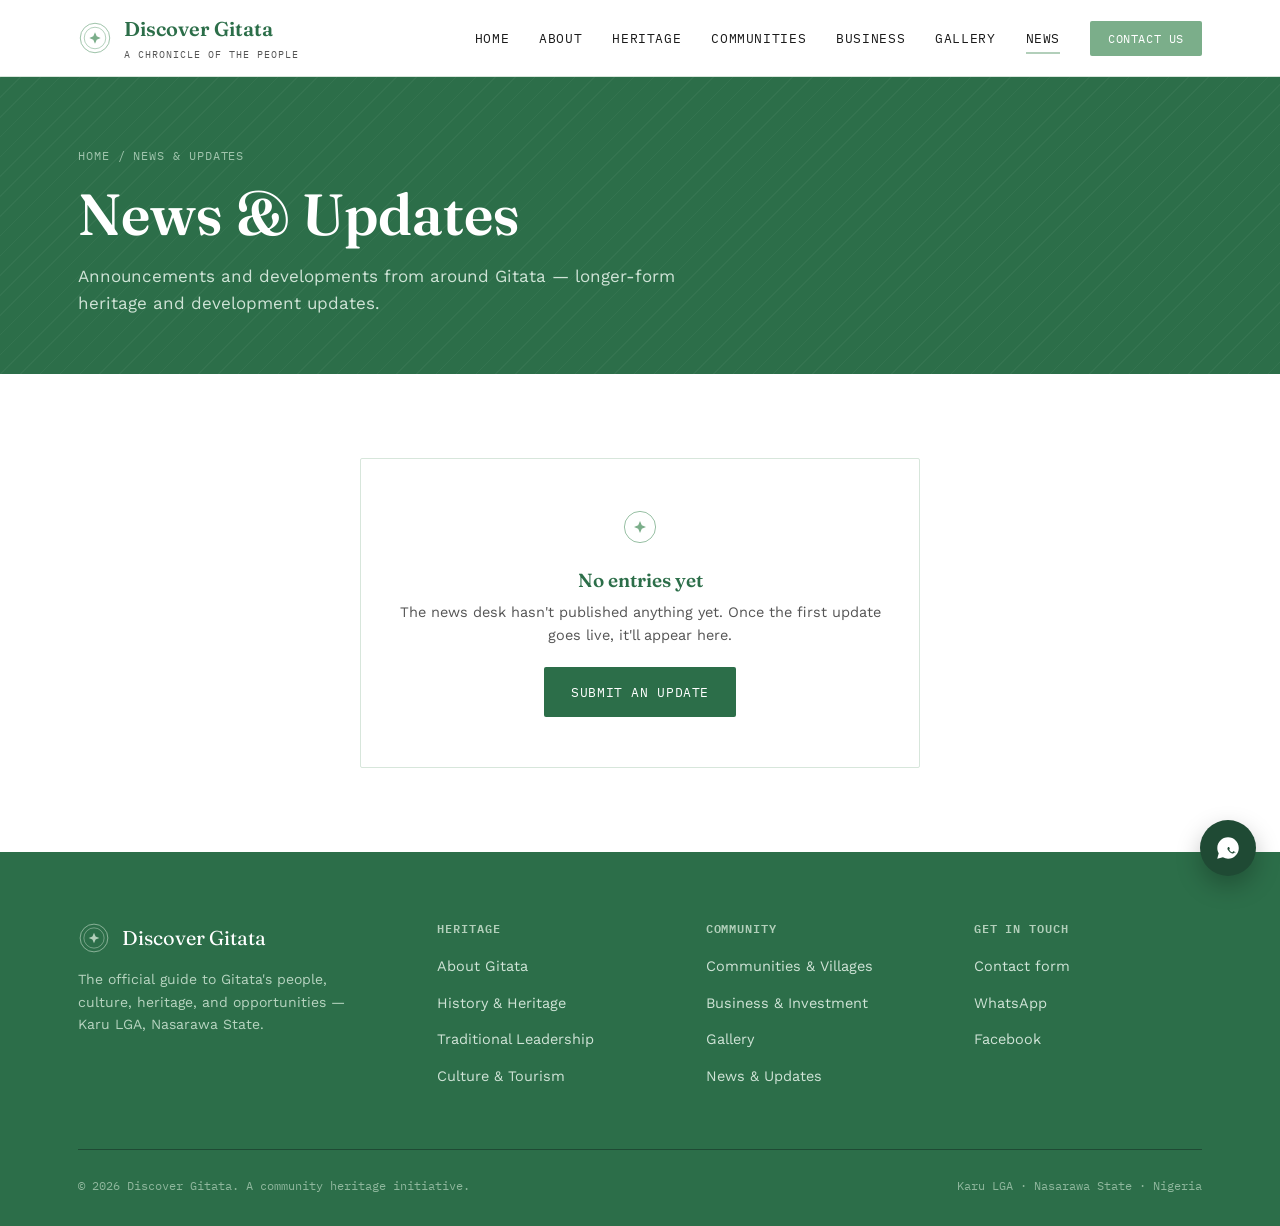
<file: news.html>
<!DOCTYPE html>
<html lang="en">
<head>
<meta charset="UTF-8">
<meta name="viewport" content="width=device-width, initial-scale=1.0">
<title>News & Updates — Discover Gitata</title>
<meta name="description" content="News and updates from Gitata.">
<link rel="stylesheet" href="css/style.css">
</head>
<body>

<nav class="site-nav">
  <div class="wrap">
    <a href="index.html" class="brand">
      <svg class="seal" viewBox="0 0 60 60" xmlns="http://www.w3.org/2000/svg" aria-hidden="true">
        <circle cx="30" cy="30" r="26" stroke-width="1.3"/>
        <circle cx="30" cy="30" r="19" stroke-width="1"/>
        <path class="seal-core" d="M30 20L33 27L40 30L33 33L30 40L27 33L20 30L27 27Z"/>
      </svg>
      <span>Discover Gitata<span class="brand-sub">A Chronicle of the People</span></span>
    </a>
    <button class="nav-toggle" aria-label="Toggle menu" aria-expanded="false"><span></span><span></span><span></span></button>
    <ul class="nav-links">
      <li><a href="index.html" class="nav-link">Home</a></li>
      <li><a href="about.html" class="nav-link">About</a></li>
      <li class="has-dropdown">
        <a href="#" class="nav-link">Heritage</a>
        <div class="dropdown">
          <a href="history.html">History &amp; Heritage</a>
          <a href="leadership.html">Traditional Leadership</a>
          <a href="culture.html">Culture &amp; Tourism</a>
        </div>
      </li>
      <li><a href="communities.html" class="nav-link">Communities</a></li>
      <li><a href="business.html" class="nav-link">Business</a></li>
      <li><a href="gallery.html" class="nav-link">Gallery</a></li>
      <li class="active"><a href="news.html" class="nav-link">News</a></li>
      <li><a href="contact.html" class="nav-cta">Contact Us</a></li>
    </ul>
  </div>
</nav>


<header class="sub-hero">
  <div class="wrap">
    <div class="crumb"><a href="index.html">Home</a> / News &amp; Updates</div>
    <h1>News &amp; Updates</h1>
    <p class="lede">Announcements and developments from around Gitata — longer-form heritage and development updates.</p>
  </div>
</header>

<section>
  <div class="wrap">
    <div class="card center" style="max-width:560px; margin:0 auto; padding:50px 30px;">
      <svg class="seal" viewBox="0 0 60 60" xmlns="http://www.w3.org/2000/svg" aria-hidden="true" style="margin:0 auto 18px;"><circle cx="30" cy="30" r="26" stroke-width="1.3"/><path class="seal-core" d="M30 20L33 27L40 30L33 33L30 40L27 33L20 30L27 27Z"/></svg>
      <h3>No entries yet</h3>
      <p>The news desk hasn't published anything yet. Once the first update goes live, it'll appear here.</p>
      <a href="contact.html" class="btn btn-dark" style="margin-top:20px;">Submit an update</a>
    </div>
  </div>
</section>


<footer>
  <div class="wrap">
    <div class="footer-grid">
      <div>
        <div class="footer-brand">
          <svg class="seal" viewBox="0 0 60 60" xmlns="http://www.w3.org/2000/svg" aria-hidden="true"><circle cx="30" cy="30" r="26" stroke-width="1.3"/><circle cx="30" cy="30" r="19" stroke-width="1"/><path class="seal-core" d="M30 20L33 27L40 30L33 33L30 40L27 33L20 30L27 27Z"/></svg>
          <span>Discover Gitata</span>
        </div>
        <p>The official guide to Gitata's people, culture, heritage, and opportunities — Karu LGA, Nasarawa State.</p>
      </div>
      <div>
        <h4>Heritage</h4>
        <ul class="footer-links">
          <li><a href="about.html">About Gitata</a></li>
          <li><a href="history.html">History &amp; Heritage</a></li>
          <li><a href="leadership.html">Traditional Leadership</a></li>
          <li><a href="culture.html">Culture &amp; Tourism</a></li>
        </ul>
      </div>
      <div>
        <h4>Community</h4>
        <ul class="footer-links">
          <li><a href="communities.html">Communities &amp; Villages</a></li>
          <li><a href="business.html">Business &amp; Investment</a></li>
          <li><a href="gallery.html">Gallery</a></li>
          <li><a href="news.html">News &amp; Updates</a></li>
        </ul>
      </div>
      <div>
        <h4>Get in touch</h4>
        <ul class="footer-links">
          <li><a href="contact.html">Contact form</a></li>
          <li><a href="https://wa.me/2349159329638" target="_blank" rel="noopener">WhatsApp</a></li><li><a href="https://www.facebook.com/share/1D8crczQYN/" target="_blank" rel="noopener">Facebook</a></li>
        </ul>
      </div>
    </div>
    <div class="footer-bottom">
      <span>© 2026 Discover Gitata. A community heritage initiative.</span>
      <span>Karu LGA · Nasarawa State · Nigeria</span>
    </div>
  </div>
</footer>

<a class="wa-float" href="https://wa.me/2349159329638" target="_blank" rel="noopener" aria-label="Chat on WhatsApp">
  <svg width="26" height="26" viewBox="0 0 24 24" fill="#fff"><path d="M12.04 2C6.58 2 2.13 6.45 2.13 11.91c0 1.75.46 3.46 1.32 4.96L2.05 22l5.25-1.38a9.9 9.9 0 0 0 4.74 1.2h.01c5.46 0 9.91-4.45 9.91-9.91C21.96 6.45 17.5 2 12.04 2Zm5.79 14a1.6 1.6 0 0 1-1.11.98c-.29.06-.66.11-1.9-.4-1.6-.66-2.63-2.28-2.71-2.39-.08-.11-.65-.86-.65-1.65s.41-1.17.56-1.33c.14-.16.31-.2.42-.2h.3c.1 0 .23-.02.36.28.14.32.47 1.11.51 1.19.04.08.07.18.01.29-.06.11-.09.18-.18.27-.09.1-.19.22-.27.3-.09.09-.19.19-.08.37.11.19.49.81 1.05 1.31.72.65 1.33.85 1.52.94.19.09.3.08.41-.05.11-.13.47-.55.6-.74.13-.19.25-.16.42-.1.17.06 1.08.51 1.27.6.19.09.32.14.36.22.05.08.05.44-.1.87Z"/></svg>
</a>

<script src="js/main.js"></script>
</body>
</html>
</file>
<file: css/style.css>
/* ==========================================================================
   DISCOVER GITATA — Design System
   Concept: "The Ledger" — a chronicle of a place, its people, and its record.
   ========================================================================== */

@import url('https://fonts.googleapis.com/css2?family=Fraunces:ital,opsz,wght@0,9..144,300;0,9..144,400;0,9..144,500;0,9..144,600;0,9..144,700;1,9..144,400&family=Work+Sans:wght@300;400;500;600;700&family=IBM+Plex+Mono:wght@400;500&display=swap');

:root{
  /* --- Palette: white & green, matched to the Group_Slide5 deck --- */
  --ink:        #1A1A1A;   /* near-black text */
  --ink-soft:   #555555;   /* secondary text */
  --parchment:  #FFFFFF;   /* page background — white */
  --parchment-2:#EAF3EC;   /* recessed panels — pale mint */
  --indigo:     #2C6E49;   /* deep forest green — primary */
  --indigo-2:   #2C6E4990; /* translucent green */
  --laterite:   #7BAE8A;   /* mid sage green — secondary accent */
  --gold:       #B2CFBA;   /* light sage green — button/highlight accent */
  --forest:     #1F4A34;   /* darker green — depth in gradients */
  --line:       #D7E6DB;   /* hairline rule on light bg */
  --line-dark:  #1F4A34;   /* hairline rule on green bg */

  /* --- Type --- */
  --f-display: 'Fraunces', serif;
  --f-body: 'Work Sans', sans-serif;
  --f-mono: 'IBM Plex Mono', monospace;

  /* --- Scale --- */
  --radius: 2px;
  --max: 1180px;
}

*, *::before, *::after{ box-sizing: border-box; }
html{ scroll-behavior: smooth; }
body{
  margin:0;
  background: var(--parchment);
  color: var(--ink);
  font-family: var(--f-body);
  font-size: 16px;
  line-height: 1.6;
  -webkit-font-smoothing: antialiased;
}
img{ max-width:100%; display:block; }
a{ color: inherit; text-decoration:none; }
ul{ margin:0; padding:0; list-style:none; }
h1,h2,h3,h4{ font-family: var(--f-display); font-weight:600; margin:0; line-height:1.1; color: var(--indigo); }
p{ margin:0; }
.wrap{ max-width: var(--max); margin:0 auto; padding: 0 28px; }

@media (prefers-reduced-motion: reduce){
  *{ animation-duration: 0.001ms !important; transition-duration: 0.001ms !important; scroll-behavior:auto !important; }
}

:focus-visible{ outline: 2px solid var(--gold); outline-offset: 3px; }

/* --- Eyebrow / mono labels --- */
.eyebrow{
  font-family: var(--f-mono);
  font-size: 12px;
  letter-spacing: 0.14em;
  text-transform: uppercase;
  color: var(--laterite);
  display:flex;
  align-items:center;
  gap:10px;
}
.eyebrow::before{
  content:"";
  width:22px; height:1px;
  background: var(--laterite);
  display:inline-block;
}

/* ==========================================================================
   SEAL — recurring emblem: concentric rings + a woven inner mark.
   Used as a section marker throughout the site instead of numbering.
   ========================================================================== */
.seal{
  width:56px; height:56px;
  flex-shrink:0;
}
.seal circle{ fill:none; stroke: currentColor; }
.seal .seal-core{ fill: currentColor; }

/* ==========================================================================
   NAV
   ========================================================================== */
.site-nav{
  position: sticky; top:0; z-index: 100;
  background: var(--parchment);
  border-bottom: 1px solid var(--line);
}
.site-nav .wrap{
  display:flex; align-items:center; justify-content:space-between;
  height:76px;
}
.brand{
  display:flex; align-items:center; gap:12px;
  font-family: var(--f-display); font-weight:600; font-size:20px;
  color: var(--indigo);
}
.brand .seal{ width:34px; height:34px; color: var(--laterite); }
.brand-sub{
  display:block; font-family: var(--f-mono); font-size:10px;
  letter-spacing:0.1em; text-transform:uppercase; color: var(--ink-soft);
  font-weight:400; margin-top:2px;
}
.nav-links{ display:flex; align-items:center; gap: 30px; }
.nav-links > li{ position:relative; }
.nav-links a.nav-link{
  font-family: var(--f-mono); font-size:12.5px; letter-spacing:0.05em;
  text-transform:uppercase; color: var(--ink);
  padding: 8px 0; position:relative;
}
.nav-links a.nav-link::after{
  content:""; position:absolute; left:0; right:0; bottom:0; height:2px;
  background: var(--gold); transform: scaleX(0); transform-origin:left;
  transition: transform .2s ease;
}
.nav-links a.nav-link:hover::after,
.nav-links li.active a.nav-link::after{ transform: scaleX(1); }

.has-dropdown .dropdown{
  position:absolute; top: 100%; left:50%; transform: translateX(-50%);
  background: var(--indigo); min-width:220px; padding:10px 0;
  border-top:2px solid var(--gold);
  opacity:0; visibility:hidden; translate: 0 6px;
  transition: all .18s ease;
  box-shadow: 0 14px 28px rgba(0,0,0,.18);
}
.has-dropdown:hover .dropdown,
.has-dropdown:focus-within .dropdown{ opacity:1; visibility:visible; translate:0 0; }
.dropdown a{
  display:block; padding:10px 20px; font-family: var(--f-mono); font-size:12px;
  color: var(--parchment); letter-spacing:0.04em; text-transform:uppercase;
}
.dropdown a:hover{ background: rgba(255,255,255,.06); color: var(--gold); }

.nav-cta{
  font-family: var(--f-mono); font-size:12px; letter-spacing:.05em; text-transform:uppercase;
  background: var(--laterite); color:#fff; padding:10px 18px; border-radius: var(--radius);
}
.nav-cta:hover{ background: var(--indigo); }

.nav-toggle{ display:none; background:none; border:0; cursor:pointer; padding:6px; }
.nav-toggle span{ display:block; width:24px; height:2px; background: var(--indigo); margin:5px 0; }

@media (max-width: 980px){
  .nav-links{
    position:fixed; inset: 76px 0 0 0; background: var(--parchment);
    flex-direction:column; align-items:flex-start; gap:0;
    padding: 10px 28px 40px; overflow-y:auto;
    transform: translateX(100%); transition: transform .25s ease;
  }
  .nav-links.open{ transform: translateX(0); }
  .nav-links > li{ width:100%; border-bottom:1px solid var(--line); }
  .nav-links a.nav-link{ display:block; padding:16px 0; }
  .has-dropdown .dropdown{
    position:static; transform:none; opacity:1; visibility:visible; box-shadow:none;
    background:transparent; border-top:none; padding: 0 0 10px 14px; display:none;
  }
  .has-dropdown.open .dropdown{ display:block; }
  .dropdown a{ color: var(--ink-soft); padding:10px 0; }
  .nav-toggle{ display:block; }
  .nav-cta{ display:none; }
}

/* ==========================================================================
   HERO (home — full chronicle title-page treatment)
   ========================================================================== */
.hero{
  background: var(--indigo);
  color: var(--parchment);
  position: relative;
  overflow:hidden;
  padding: 100px 0 90px;
}
.hero::before{
  /* woven texture — thin diagonal hatch, evokes local weaving */
  content:"";
  position:absolute; inset:0;
  background-image: repeating-linear-gradient(135deg, rgba(178,207,186,0.06) 0px, rgba(178,207,186,0.06) 1px, transparent 1px, transparent 14px);
  pointer-events:none;
}
.hero .wrap{ position:relative; }
.hero-eyebrow{
  font-family: var(--f-mono); font-size:12px; letter-spacing:.16em; text-transform:uppercase;
  color: var(--gold); display:flex; align-items:center; gap:12px; margin-bottom: 28px;
  opacity:0; animation: rise .7s ease forwards;
}
.hero-eyebrow::before{ content:""; width:30px; height:1px; background: var(--gold); }
.hero h1{
  color:#fff;
  font-size: clamp(42px, 7vw, 92px);
  font-weight:600;
  letter-spacing: -0.01em;
  max-width: 900px;
  opacity:0; animation: rise .8s ease .1s forwards;
}
.hero h1 em{ font-style:italic; color: var(--gold); font-weight:400; }
.hero .lede{
  font-size: clamp(17px, 1.6vw, 20px);
  max-width: 560px; margin-top: 26px; color: #CFE3D6;
  opacity:0; animation: rise .8s ease .22s forwards;
}
.hero-meta{
  margin-top: 46px; padding-top: 26px; border-top: 1px solid var(--line-dark);
  display:flex; flex-wrap:wrap; gap: 36px;
  font-family: var(--f-mono); font-size:12.5px; color: #A8CDB6;
  opacity:0; animation: rise .8s ease .34s forwards;
}
.hero-meta strong{ color: var(--gold); display:block; font-size:11px; letter-spacing:.08em; text-transform:uppercase; margin-bottom:6px; font-weight:500;}
.hero-cta-row{
  display:flex; gap:16px; margin-top: 38px; flex-wrap:wrap;
  opacity:0; animation: rise .8s ease .46s forwards;
}

@keyframes rise{ from{ opacity:0; transform: translateY(14px);} to{ opacity:1; transform:none; } }

.btn{
  font-family: var(--f-mono); font-size:12.5px; letter-spacing:.05em; text-transform:uppercase;
  padding: 14px 26px; border-radius: var(--radius); display:inline-block; border:1px solid transparent;
  transition: all .18s ease;
}
.btn-primary{ background: var(--gold); color: var(--indigo); }
.btn-primary:hover{ background:#e0b25c; }
.btn-ghost{ border-color: rgba(244,238,221,0.4); color: var(--parchment); }
.btn-ghost:hover{ border-color: var(--gold); color: var(--gold); }
.btn-dark{ background: var(--indigo); color: var(--parchment); }
.btn-dark:hover{ background: var(--laterite); }

/* ==========================================================================
   SUB-HERO (interior pages)
   ========================================================================== */
.sub-hero{
  background: var(--indigo); color: var(--parchment); padding: 70px 0 56px; position:relative; overflow:hidden;
}
.sub-hero::before{
  content:""; position:absolute; inset:0;
  background-image: repeating-linear-gradient(135deg, rgba(178,207,186,0.06) 0px, rgba(178,207,186,0.06) 1px, transparent 1px, transparent 14px);
}
.sub-hero .wrap{ position:relative; }
.sub-hero h1{ color:#fff; font-size: clamp(34px,5vw,58px); }
.sub-hero .lede{ max-width:620px; margin-top:16px; color:#CFE3D6; font-size:17px; }
.crumb{
  font-family: var(--f-mono); font-size:11.5px; letter-spacing:.08em; text-transform:uppercase;
  color:#9FC4AC; margin-bottom:18px;
}
.crumb a:hover{ color: var(--gold); }

/* ==========================================================================
   SECTIONS
   ========================================================================== */
section{ padding: 84px 0; }
.section-head{ display:flex; gap:22px; align-items:flex-start; margin-bottom: 48px; }
.section-head .seal{ color: var(--laterite); margin-top:4px; }
.section-head h2{ font-size: clamp(28px, 3.6vw, 42px); margin-top:6px; }
.section-head .lede{ color: var(--ink-soft); max-width:520px; margin-top:10px; font-size:16px; }
.section-alt{ background: var(--parchment-2); }
.section-dark{ background: var(--indigo); color: var(--parchment); }
.section-dark h2, .section-dark .eyebrow{ color: var(--parchment); }
.section-dark .eyebrow{ color: var(--gold); }
.section-dark .eyebrow::before{ background: var(--gold); }

/* --- Grids / Cards --- */
.grid{ display:grid; gap: 26px; }
.grid-3{ grid-template-columns: repeat(3, 1fr); }
.grid-4{ grid-template-columns: repeat(4, 1fr); }
.grid-2{ grid-template-columns: repeat(2, 1fr); }
@media (max-width: 900px){ .grid-3,.grid-4{ grid-template-columns: repeat(2,1fr);} }
@media (max-width: 620px){ .grid-3,.grid-4,.grid-2{ grid-template-columns: 1fr; } }

.card{
  background:#fff; border:1px solid var(--line); border-radius: var(--radius);
  padding: 30px 26px; transition: transform .2s ease, box-shadow .2s ease;
}
.card:hover{ transform: translateY(-4px); box-shadow: 0 18px 34px rgba(30,42,68,0.1); }
.card .seal{ width:36px; height:36px; color: var(--laterite); margin-bottom:16px; }
.card h3{ font-size:19px; margin-bottom:10px; }
.card p{ color: var(--ink-soft); font-size:14.5px; }

.stat{
  border-left: 2px solid var(--laterite); padding-left:18px;
}
.stat .num{ font-family: var(--f-display); font-size: 40px; color: var(--indigo); font-weight:600; display:block; }
.stat .label{ font-family: var(--f-mono); font-size:11.5px; letter-spacing:.06em; text-transform:uppercase; color: var(--ink-soft); }
.section-dark .stat .num{ color:#fff; }
.section-dark .stat .label{ color:#A8CDB6; }
.section-dark .stat{ border-color: var(--gold); }

/* --- Placeholder media block (no photography yet) --- */
.media-block{
  position:relative; aspect-ratio: 4/3; border-radius: var(--radius); overflow:hidden;
  background: linear-gradient(135deg, var(--indigo), #1F4A34 60%, var(--laterite));
  display:flex; align-items:flex-end; padding:20px;
}
.media-block::before{
  content:""; position:absolute; inset:0;
  background-image: repeating-linear-gradient(45deg, rgba(244,238,221,0.06) 0px, rgba(244,238,221,0.06) 2px, transparent 2px, transparent 16px);
}
.media-block span{
  position:relative; font-family: var(--f-mono); font-size:11px; letter-spacing:.06em; text-transform:uppercase;
  color: #F4EEDD; background: rgba(20,26,45,0.55); padding:7px 12px; border-radius:2px;
}
.media-block.tone-gold{ background: linear-gradient(135deg, var(--gold), #4C8F6A 65%, var(--indigo)); }
.media-block.tone-forest{ background: linear-gradient(135deg, var(--forest), #123322 65%, var(--indigo)); }

.photo-block{
  position:relative; aspect-ratio: 4/3; border-radius: var(--radius); overflow:hidden;
}
.photo-block img{
  width:100%; height:100%; object-fit:cover; display:block;
}
.photo-block .photo-caption{
  position:absolute; left:20px; bottom:20px; font-family: var(--f-mono); font-size:11px;
  letter-spacing:.06em; text-transform:uppercase; color:#F4EEDD;
  background: rgba(20,26,45,0.55); padding:7px 12px; border-radius:2px;
}
.photo-block.portrait{ aspect-ratio: 3/4; }

/* ==========================================================================
   LEDGER TIMELINE (signature component — History & Heritage)
   ========================================================================== */
.ledger{ position:relative; padding-left: 40px; }
.ledger::before{
  content:""; position:absolute; left:9px; top:6px; bottom:6px; width:1px;
  background: repeating-linear-gradient(to bottom, var(--laterite) 0, var(--laterite) 6px, transparent 6px, transparent 12px);
}
.ledger-entry{ position:relative; padding-bottom:44px; }
.ledger-entry:last-child{ padding-bottom:0; }
.ledger-entry::before{
  content:""; position:absolute; left:-40px; top:4px; width:18px; height:18px;
  border:2px solid var(--laterite); border-radius:50%; background: var(--parchment);
}
.ledger-date{ font-family: var(--f-mono); font-size:12.5px; color: var(--laterite); letter-spacing:.06em; margin-bottom:8px; display:block; }
.ledger-entry h3{ font-size:21px; margin-bottom:8px; }
.ledger-entry p{ color: var(--ink-soft); max-width: 620px; }

/* ==========================================================================
   QUOTE / PULL
   ========================================================================== */
.pull{
  border-left: 2px solid var(--laterite); padding-left: 28px; margin: 10px 0;
}
.pull p{ font-family: var(--f-display); font-style:italic; font-size: clamp(20px,2.4vw,28px); color: var(--indigo); line-height:1.4; }
.pull cite{ display:block; margin-top:14px; font-family: var(--f-mono); font-size:12px; letter-spacing:.05em; text-transform:uppercase; font-style:normal; color: var(--ink-soft); }
.section-dark .pull p{ color:#fff; }
.section-dark .pull{ border-color: var(--gold); }
.section-dark .pull cite{ color:#A8CDB6; }

/* ==========================================================================
   FORM (contact)
   ========================================================================== */
.form-field{ margin-bottom: 20px; }
.form-field label{
  display:block; font-family: var(--f-mono); font-size:11.5px; letter-spacing:.06em; text-transform:uppercase;
  color: var(--ink-soft); margin-bottom:8px;
}
.form-field input, .form-field textarea, .form-field select{
  width:100%; padding: 13px 14px; font-family: var(--f-body); font-size:15px;
  border:1px solid var(--line); background:#fff; border-radius: var(--radius); color: var(--ink);
}
.form-field input:focus, .form-field textarea:focus{ outline:none; border-color: var(--laterite); }
.form-note{ font-size:13px; color: var(--ink-soft); margin-top:10px; }

/* ==========================================================================
   CTA BAND
   ========================================================================== */
.cta-band{
  background: var(--laterite); color:#fff; padding: 60px 0; text-align:center;
}
.cta-band h2{ color:#fff; font-size: clamp(26px,3.4vw,38px); }
.cta-band .lede{ color: rgba(255,255,255,0.85); max-width:520px; margin: 14px auto 30px; }

/* ==========================================================================
   FOOTER
   ========================================================================== */
footer{ background: var(--indigo); color: var(--parchment); padding: 70px 0 30px; }
.footer-grid{ display:grid; grid-template-columns: 1.4fr 1fr 1fr 1fr; gap:40px; padding-bottom:50px; border-bottom:1px solid var(--line-dark); }
@media (max-width: 800px){ .footer-grid{ grid-template-columns: 1fr 1fr; } }
@media (max-width: 520px){ .footer-grid{ grid-template-columns: 1fr; } }
.footer-brand{ display:flex; align-items:center; gap:12px; font-family: var(--f-display); font-size:20px; margin-bottom:14px; }
.footer-brand .seal{ color: var(--gold); width:32px; height:32px; }
footer p{ color:#B7D4C0; font-size:14px; max-width:280px; }
footer h4{ color: var(--gold); font-family: var(--f-mono); font-size:11.5px; letter-spacing:.08em; text-transform:uppercase; margin-bottom:18px; }
footer .footer-links li{ margin-bottom:11px; }
footer .footer-links a{ color:#CFE3D6; font-size:14.5px; }
footer .footer-links a:hover{ color: var(--gold); }
.footer-bottom{
  display:flex; justify-content:space-between; align-items:center; padding-top:26px;
  font-family: var(--f-mono); font-size:12px; color:#8FB79D; flex-wrap:wrap; gap:12px;
}

/* --- WhatsApp float --- */
.wa-float{
  position: fixed; bottom: 24px; right: 24px; z-index: 200;
  background: var(--forest); color:#fff; width:56px; height:56px; border-radius:50%;
  display:flex; align-items:center; justify-content:center;
  box-shadow: 0 10px 24px rgba(0,0,0,.25);
  transition: transform .2s ease;
}
.wa-float:hover{ transform: scale(1.07); }

/* --- Settlement tag (compact place-name chip) --- */
.settlement-tag{
  display:inline-block; background:#fff; border:1px solid var(--line);
  border-radius: 2px; padding:8px 16px; font-family: var(--f-body); font-size:14px;
  color: var(--ink);
}

/* --- Utility --- */
.mt-0{margin-top:0;} .center{text-align:center;}
</file>
